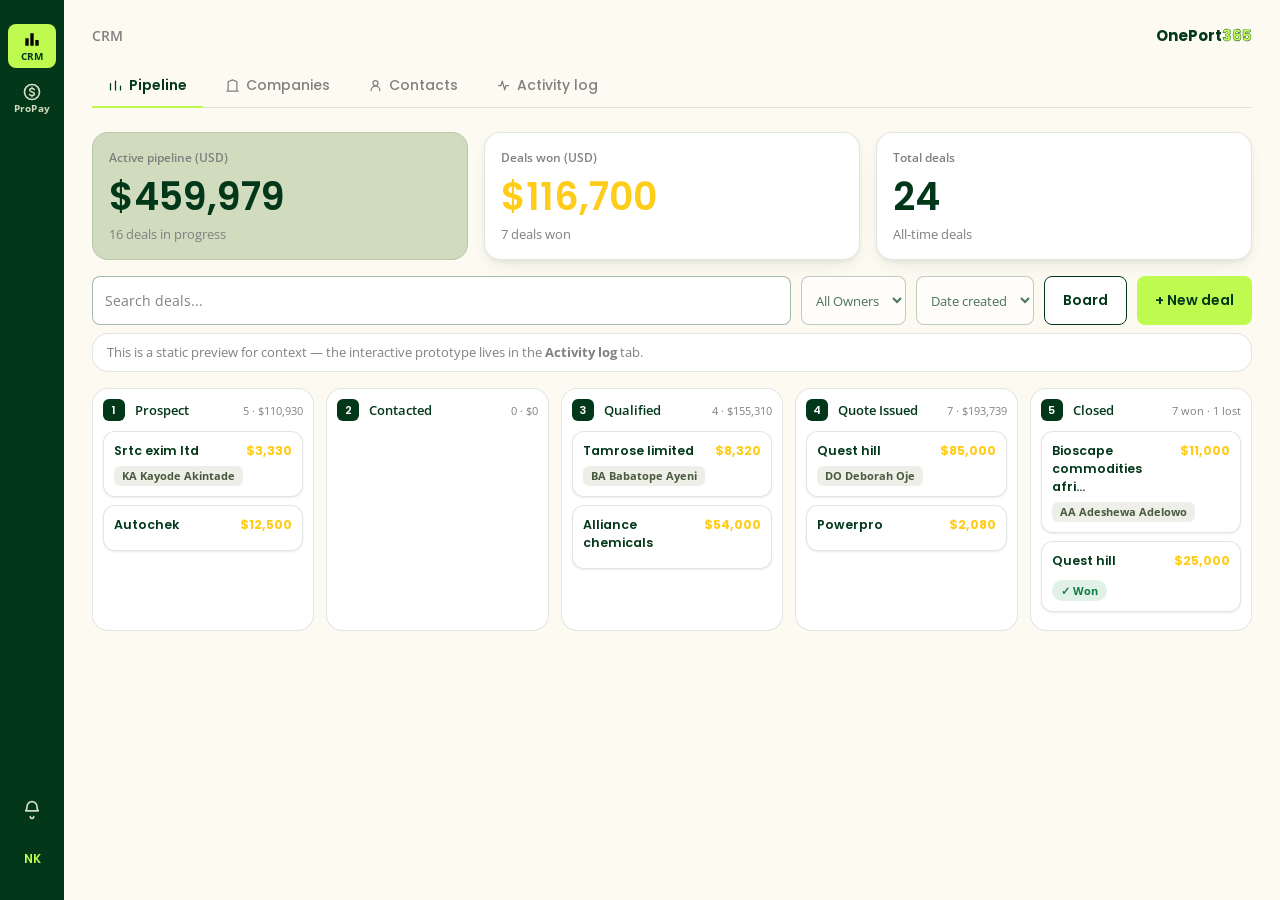
<file: index.html>
<!doctype html>
<html lang="en">
<head>
  <meta charset="UTF-8" />
  <meta name="viewport" content="width=device-width, initial-scale=1.0" />
  <title>OnePort365 Backoffice — CRM &amp; ProPay Prototype</title>
  <link rel="preconnect" href="https://fonts.googleapis.com" />
  <link rel="preconnect" href="https://fonts.gstatic.com" crossorigin />
  <link rel="stylesheet" href="https://fonts.googleapis.com/css2?family=Poppins:wght@400;600;700&family=Open+Sans:wght@400;500;700&display=swap" />
  <link rel="stylesheet" href="styles.css" />
</head>
<body>
  <div class="app">
    <!-- Sidebar -->
    <aside class="sidebar" aria-label="Modules">
      <a class="sidebar-icon active" href="#crm" data-module="crm" title="CRM" aria-label="CRM">
        <svg viewBox="0 0 24 24"><path d="M4 19h4V10H4v9zm6 0h4V4h-4v15zm6 0h4v-7h-4v7z"/></svg>
        <span class="sidebar-label">CRM</span>
      </a>
      <a class="sidebar-icon" href="#propay" data-module="propay" title="ProPay — payment tracking" aria-label="ProPay">
        <svg viewBox="0 0 24 24"><circle cx="12" cy="12" r="9" stroke="currentColor" stroke-width="2" fill="none"/><path d="M14.8 9.2c-.5-.8-1.5-1.3-2.8-1.3-1.6 0-2.7.8-2.7 2s1.1 1.7 2.7 2.1c1.7.4 2.9.9 2.9 2.2s-1.2 2.1-2.9 2.1c-1.4 0-2.5-.6-3-1.5M12 6.3v1.6M12 16.3v1.5" stroke="currentColor" stroke-width="1.8" fill="none" stroke-linecap="round"/></svg>
        <span class="sidebar-label">ProPay</span>
      </a>
      <div class="sidebar-spacer"></div>
      <div class="sidebar-icon" title="Notifications">
        <svg viewBox="0 0 24 24"><path d="M6 8a6 6 0 1112 0c0 4 2 5 2 5H4s2-1 2-5zM10 20a2 2 0 004 0" stroke="currentColor" stroke-width="2" fill="none" stroke-linecap="round"/></svg>
      </div>
      <div class="sidebar-avatar" id="currentUserAvatar" title="Current user">NK</div>
    </aside>

    <!-- Main -->
    <main class="main">
      <header class="topbar">
        <div class="topbar-title">
          <span id="topbarTitle">CRM</span>
        </div>
        <div class="brand">OnePort<span>365</span></div>
      </header>

      <div class="module active" id="module-crm">
      <nav class="tabs">
        <button class="tab-btn active" data-tab="pipeline">
          <svg viewBox="0 0 24 24" class="tab-icon"><path d="M4 19V9M12 19V5M20 19v-6" stroke="currentColor" stroke-width="2" fill="none" stroke-linecap="round"/></svg>
          Pipeline
        </button>
        <button class="tab-btn" data-tab="companies">
          <svg viewBox="0 0 24 24" class="tab-icon"><path d="M3 21h18M5 21V6l7-3 7 3v15" stroke="currentColor" stroke-width="2" fill="none" stroke-linecap="round"/></svg>
          Companies
        </button>
        <button class="tab-btn" data-tab="contacts">
          <svg viewBox="0 0 24 24" class="tab-icon"><path d="M12 12a4 4 0 100-8 4 4 0 000 8zm-7 8a7 7 0 0114 0" stroke="currentColor" stroke-width="2" fill="none" stroke-linecap="round"/></svg>
          Contacts
        </button>
        <button class="tab-btn" data-tab="activity">
          <svg viewBox="0 0 24 24" class="tab-icon"><path d="M4 12h4l2-7 4 14 2-7h4" stroke="currentColor" stroke-width="2" fill="none" stroke-linecap="round" stroke-linejoin="round"/></svg>
          Activity log
        </button>
      </nav>

      <!-- PIPELINE TAB (context stub, matches reference image) -->
      <section class="tab-panel active" id="panel-pipeline">
        <div class="stat-cards">
          <div class="stat-card highlight">
            <div class="stat-label">Active pipeline (USD)</div>
            <div class="stat-value">$459,979</div>
            <div class="stat-sub">16 deals in progress</div>
          </div>
          <div class="stat-card">
            <div class="stat-label">Deals won (USD)</div>
            <div class="stat-value gold">$116,700</div>
            <div class="stat-sub">7 deals won</div>
          </div>
          <div class="stat-card">
            <div class="stat-label">Total deals</div>
            <div class="stat-value">24</div>
            <div class="stat-sub">All-time deals</div>
          </div>
        </div>
        <div class="pipeline-toolbar">
          <input class="search-input" placeholder="Search deals..." disabled />
          <select disabled><option>All Owners</option></select>
          <select disabled><option>Date created</option></select>
          <button class="btn btn-outline" disabled>Board</button>
          <button class="btn btn-primary" disabled>+ New deal</button>
        </div>
        <div class="pipeline-note">This is a static preview for context — the interactive prototype lives in the <strong>Activity log</strong> tab.</div>
        <div class="board">
          <div class="board-col">
            <div class="board-col-head"><span class="stage-num">1</span> Prospect <span class="board-col-count">5 · $110,930</span></div>
            <div class="deal-card"><div class="deal-top"><span>Srtc exim ltd</span><b>$3,330</b></div><span class="chip-owner">KA Kayode Akintade</span></div>
            <div class="deal-card"><div class="deal-top"><span>Autochek</span><b>$12,500</b></div></div>
          </div>
          <div class="board-col">
            <div class="board-col-head"><span class="stage-num">2</span> Contacted <span class="board-col-count">0 · $0</span></div>
          </div>
          <div class="board-col">
            <div class="board-col-head"><span class="stage-num">3</span> Qualified <span class="board-col-count">4 · $155,310</span></div>
            <div class="deal-card"><div class="deal-top"><span>Tamrose limited</span><b>$8,320</b></div><span class="chip-owner">BA Babatope Ayeni</span></div>
            <div class="deal-card"><div class="deal-top"><span>Alliance chemicals</span><b>$54,000</b></div></div>
          </div>
          <div class="board-col">
            <div class="board-col-head"><span class="stage-num">4</span> Quote Issued <span class="board-col-count">7 · $193,739</span></div>
            <div class="deal-card"><div class="deal-top"><span>Quest hill</span><b>$85,000</b></div><span class="chip-owner">DO Deborah Oje</span></div>
            <div class="deal-card"><div class="deal-top"><span>Powerpro</span><b>$2,080</b></div></div>
          </div>
          <div class="board-col">
            <div class="board-col-head"><span class="stage-num">5</span> Closed <span class="board-col-count">7 won · 1 lost</span></div>
            <div class="deal-card"><div class="deal-top"><span>Bioscape commodities afri...</span><b>$11,000</b></div><span class="chip-owner">AA Adeshewa Adelowo</span></div>
            <div class="deal-card"><div class="deal-top"><span>Quest hill</span><b>$25,000</b></div><span class="won-tag">✓ Won</span></div>
          </div>
        </div>
      </section>

      <!-- COMPANIES TAB (stub) -->
      <section class="tab-panel" id="panel-companies">
        <div class="empty-stub">
          <h3>Companies</h3>
          <p>Not part of this prototype. See the <strong>Activity log</strong> tab for the interactive flow.</p>
        </div>
      </section>

      <!-- CONTACTS TAB (stub) -->
      <section class="tab-panel" id="panel-contacts">
        <div class="empty-stub">
          <h3>Contacts</h3>
          <p>Not part of this prototype. See the <strong>Activity log</strong> tab for the interactive flow.</p>
        </div>
      </section>

      <!-- ACTIVITY LOG TAB -->
      <section class="tab-panel" id="panel-activity">
        <div class="activity-header">
          <div>
            <h2>Activity log</h2>
            <p class="muted" id="activityCountLabel">Showing all activity</p>
          </div>
          <button class="btn btn-primary" id="openAddActivity">+ Add activity</button>
        </div>

        <div class="activity-toolbar">
          <input type="search" id="activitySearch" class="search-input" placeholder="Search by customer, sales owner or meeting type..." />
          <label class="field-inline">
            <span>Sales team</span>
            <select id="repFilter">
              <option value="all">All reps (manager view)</option>
            </select>
          </label>
          <label class="field-inline">
            <span>Status</span>
            <select id="statusFilter">
              <option value="all">All statuses</option>
              <option value="Scheduled">Scheduled</option>
              <option value="Completed">Completed</option>
              <option value="Cancelled">Cancelled</option>
            </select>
          </label>
        </div>

        <div class="table-wrap">
          <table class="activity-table">
            <thead>
              <tr>
                <th>Customer name</th>
                <th>Sales owner</th>
                <th>Meeting type</th>
                <th>Date</th>
                <th>Time</th>
                <th>Status</th>
                <th class="action-col">Action</th>
              </tr>
            </thead>
            <tbody id="activityTableBody">
              <!-- rendered by app.js -->
            </tbody>
          </table>
          <div class="table-empty" id="tableEmptyState" hidden>No activity logged yet — click “Add activity” to log the first one.</div>
        </div>
      </section>
      </div>

      <!-- PROPAY MODULE (rendered by propay.js) -->
      <div class="module" id="module-propay"></div>
    </main>
  </div>

  <!-- Add / View / Edit Activity modal (view opens read-only, Edit unlocks it) -->
  <div class="modal-overlay" id="activityModalOverlay" hidden>
    <div class="modal" role="dialog" aria-modal="true" aria-labelledby="modalTitle">
      <div class="modal-head">
        <div>
          <h3 id="modalTitle">Add Activity</h3>
          <p class="muted" id="modalSubtitle">Enter the details below to add a new activity</p>
        </div>
        <button class="modal-close" id="closeModalBtn" aria-label="Close">&times;</button>
      </div>

      <form id="activityForm">
        <div class="field">
          <label class="op-input-wrap" for="fCustomer">
            <span class="op-notch">Customer / Company <span class="req">*</span></span>
            <input list="companyList" id="fCustomer" required placeholder="Select or type a company name" />
            <datalist id="companyList"></datalist>
          </label>
        </div>

        <div class="field">
          <label class="op-input-wrap" for="fMeetingType">
            <span class="op-notch">Meeting Type <span class="req">*</span></span>
            <select id="fMeetingType" required>
              <option value="Call">Call</option>
              <option value="Email">Email</option>
              <option value="In-Person Meeting">In-Person Meeting</option>
              <option value="TBD">TBD</option>
            </select>
          </label>
        </div>

        <div class="field">
          <label class="op-input-wrap" for="fPurpose">
            <span class="op-notch" id="fPurposeLabel">Call Purpose <span class="req">*</span></span>
            <input id="fPurpose" required placeholder="What is this call about" />
          </label>
        </div>

        <div class="field-row">
          <div class="field">
            <label class="op-input-wrap" for="fDate">
              <span class="op-notch">Date <span class="req">*</span></span>
              <input type="date" id="fDate" required />
            </label>
          </div>
          <div class="field">
            <label class="op-input-wrap" for="fTime">
              <span class="op-notch">Time <span class="req">*</span></span>
              <input type="time" id="fTime" required />
            </label>
          </div>
        </div>

        <div class="field-row">
          <div class="field">
            <label class="op-input-wrap" for="fDuration">
              <span class="op-notch">Duration (minutes)</span>
              <input type="number" id="fDuration" min="0" placeholder="Eg 30" />
            </label>
          </div>
          <div class="field">
            <label class="op-input-wrap" for="fOwner">
              <span class="op-notch">Sales owner <span class="req">*</span></span>
              <select id="fOwner" required></select>
            </label>
          </div>
        </div>

        <div class="field">
          <label class="op-input-wrap" for="fStatus">
            <span class="op-notch">Status</span>
            <select id="fStatus">
              <option value="Scheduled">Scheduled</option>
              <option value="Completed">Completed</option>
              <option value="Cancelled">Cancelled</option>
            </select>
          </label>
        </div>

        <div class="field">
          <label class="op-input-wrap" for="fNotes">
            <span class="op-notch">Notes <span class="req">*</span></span>
            <textarea id="fNotes" required placeholder="Additional notes" rows="3"></textarea>
          </label>
        </div>

        <div class="modal-actions">
          <button type="button" class="btn btn-danger-text" id="deleteActivityBtn" hidden>Delete</button>
          <div class="modal-actions-right">
            <button type="button" class="btn btn-outline" id="cancelModalBtn">Cancel</button>
            <button type="button" class="btn btn-primary" id="editModeBtn" hidden>Edit</button>
            <button type="submit" class="btn btn-primary" id="saveActivityBtn">Save Activity</button>
          </div>
        </div>
      </form>
    </div>
  </div>

  <div class="toast" id="toast" hidden></div>

  <!-- ProPay: View more drawer -->
  <div class="drawer-overlay" id="ppDrawerOverlay" hidden>
    <aside class="drawer" role="dialog" aria-modal="true" aria-labelledby="ppDrawerTitle" id="ppDrawer"></aside>
  </div>

  <!-- ProPay: comments modal -->
  <div class="modal-overlay" id="ppCommentsOverlay" hidden>
    <div class="modal" role="dialog" aria-modal="true" aria-labelledby="ppCommentsTitle" id="ppCommentsModal"></div>
  </div>

  <script src="app.js"></script>
  <script src="propay.js"></script>
</body>
</html>
</file>
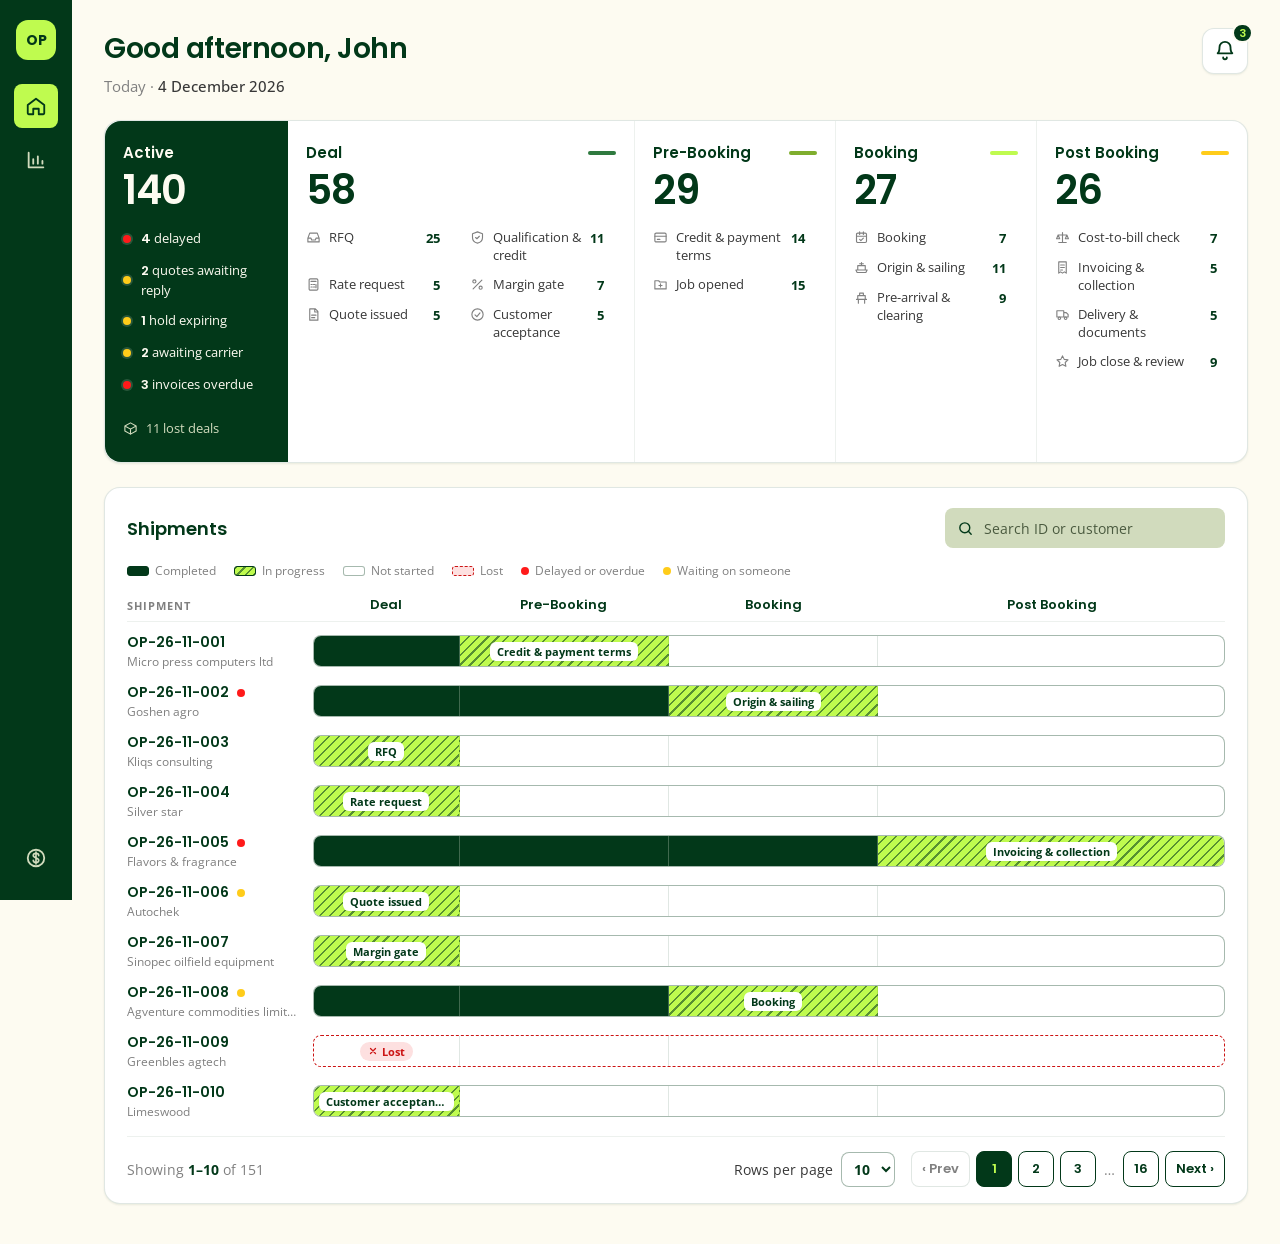
<file: dashboard/index.html>
<!doctype html>
<html lang="en">
<head>
  <meta charset="UTF-8" />
  <meta name="viewport" content="width=device-width, initial-scale=1.0" />
  <title>OnePort365 Operations Dashboard</title>
  <link rel="preconnect" href="https://fonts.googleapis.com" />
  <link rel="preconnect" href="https://fonts.gstatic.com" crossorigin />
  <link rel="stylesheet" href="https://fonts.googleapis.com/css2?family=Poppins:wght@400;600;700&family=Open+Sans:wght@400;500;700&display=swap" />
  <link rel="stylesheet" href="dashboard.css" />
</head>
<body>
  <div class="shell">
    <!-- Navigation rail -->
    <nav class="rail" aria-label="Main">
      <span class="rail-mark" aria-hidden="true">OP</span>
      <a class="rail-btn active" href="#" aria-current="page" aria-label="Home" title="Home">
        <svg viewBox="0 0 24 24"><path d="M3 11l9-7 9 7v9a1 1 0 01-1 1h-5v-6H9v6H4a1 1 0 01-1-1z" stroke="currentColor" stroke-width="2" fill="none" stroke-linejoin="round"/></svg>
      </a>
      <a class="rail-btn" href="#" aria-label="Analytics" title="Analytics">
        <svg viewBox="0 0 24 24"><path d="M4 20V4M4 20h16M9 16v-5M14 16V8M19 16v-3" stroke="currentColor" stroke-width="2" fill="none" stroke-linecap="round"/></svg>
      </a>
      <span class="rail-spacer"></span>
      <a class="rail-btn" href="#" aria-label="Finance" title="Finance">
        <svg viewBox="0 0 24 24"><circle cx="12" cy="12" r="9" stroke="currentColor" stroke-width="2" fill="none"/><path d="M15 9.5c0-1.4-1.3-2.5-3-2.5s-3 1-3 2.4c0 3.3 6 1.8 6 5.1 0 1.4-1.3 2.5-3 2.5s-3-1.1-3-2.5M12 5.5v13" stroke="currentColor" stroke-width="1.8" fill="none" stroke-linecap="round"/></svg>
      </a>
    </nav>

    <main class="main">
      <!-- Greeting -->
      <header class="top">
        <div>
          <h1 id="greeting">Good morning, John</h1>
          <p class="today">Today · <span id="todayDate"></span></p>
        </div>
        <div class="notif-wrap">
          <button type="button" class="bell" id="bellBtn" aria-haspopup="true" aria-expanded="false" aria-label="Notifications, 3 unread">
            <svg viewBox="0 0 24 24"><path d="M6 8a6 6 0 1112 0c0 5 2 6.5 2 6.5H4S6 13 6 8zM10 19a2 2 0 004 0" stroke="currentColor" stroke-width="2" fill="none" stroke-linecap="round" stroke-linejoin="round"/></svg>
            <span class="bell-badge" id="bellBadge">3</span>
          </button>
          <div class="notif-pop" id="notifPop" role="dialog" aria-label="Notifications" hidden>
            <div class="notif-head"><b>Notifications</b><button type="button" class="link" id="markRead">Mark all as read</button></div>
            <ul class="notif-list" id="notifList"></ul>
          </div>
        </div>
      </header>

      <!-- Summary: active work and the four phases -->
      <section class="summary" aria-label="Shipment summary" id="summary"></section>

      <!-- Shipment tracker -->
      <section class="tracker" aria-labelledby="trackerTitle">
        <div class="tracker-head">
          <div class="tracker-title">
            <h2 id="trackerTitle">Shipments</h2>
            <div class="filter-chip" id="filterChip" hidden>
              <span id="filterLabel"></span>
              <button type="button" id="clearFilter" aria-label="Clear filter">
                <svg viewBox="0 0 24 24"><path d="M6 6l12 12M18 6L6 18" stroke="currentColor" stroke-width="2.4" stroke-linecap="round"/></svg>
              </button>
            </div>
          </div>
          <label class="search">
            <svg viewBox="0 0 24 24"><circle cx="11" cy="11" r="7" fill="none" stroke="currentColor" stroke-width="2"/><path d="M20 20l-4-4" stroke="currentColor" stroke-width="2" stroke-linecap="round"/></svg>
            <input type="search" id="search" placeholder="Search ID or customer" autocomplete="off" />
          </label>
        </div>

        <ul class="legend" aria-label="Legend">
          <li><span class="sw sw-done"></span>Completed</li>
          <li><span class="sw sw-current"></span>In progress</li>
          <li><span class="sw sw-todo"></span>Not started</li>
          <li><span class="sw sw-lost"></span>Lost</li>
          <li><span class="dot dot-error"></span>Delayed or overdue</li>
          <li><span class="dot dot-warning"></span>Waiting on someone</li>
        </ul>

        <div class="table-wrap">
          <div class="track-table">
            <div class="track-row track-header" aria-hidden="true">
              <span>Shipment</span>
              <div class="phases" id="phaseHeaders"></div>
            </div>
            <div id="rows"></div>
          </div>
        </div>

        <footer class="pager">
          <p class="showing" id="showing"></p>
          <div class="pager-right">
            <label class="per-page">Rows per page
              <select id="perPage">
                <option value="10">10</option>
                <option value="25">25</option>
                <option value="50">50</option>
              </select>
            </label>
            <nav class="pages" id="pages" aria-label="Pages"></nav>
          </div>
        </footer>
      </section>
    </main>
  </div>

  <!-- Shipment detail drawer -->
  <div class="drawer-host" id="drawer" hidden>
    <div class="scrim" data-close></div>
    <aside class="drawer" role="dialog" aria-modal="true" aria-labelledby="drawerTitle">
      <header class="drawer-head">
        <div>
          <h3 id="drawerTitle"></h3>
          <p id="drawerSub"></p>
        </div>
        <button type="button" class="icon-btn" data-close aria-label="Close">
          <svg viewBox="0 0 24 24"><path d="M6 6l12 12M18 6L6 18" stroke="currentColor" stroke-width="2" stroke-linecap="round"/></svg>
        </button>
      </header>
      <div class="drawer-body" id="drawerBody"></div>
    </aside>
  </div>

  <script src="dashboard.js"></script>
</body>
</html>
</file>
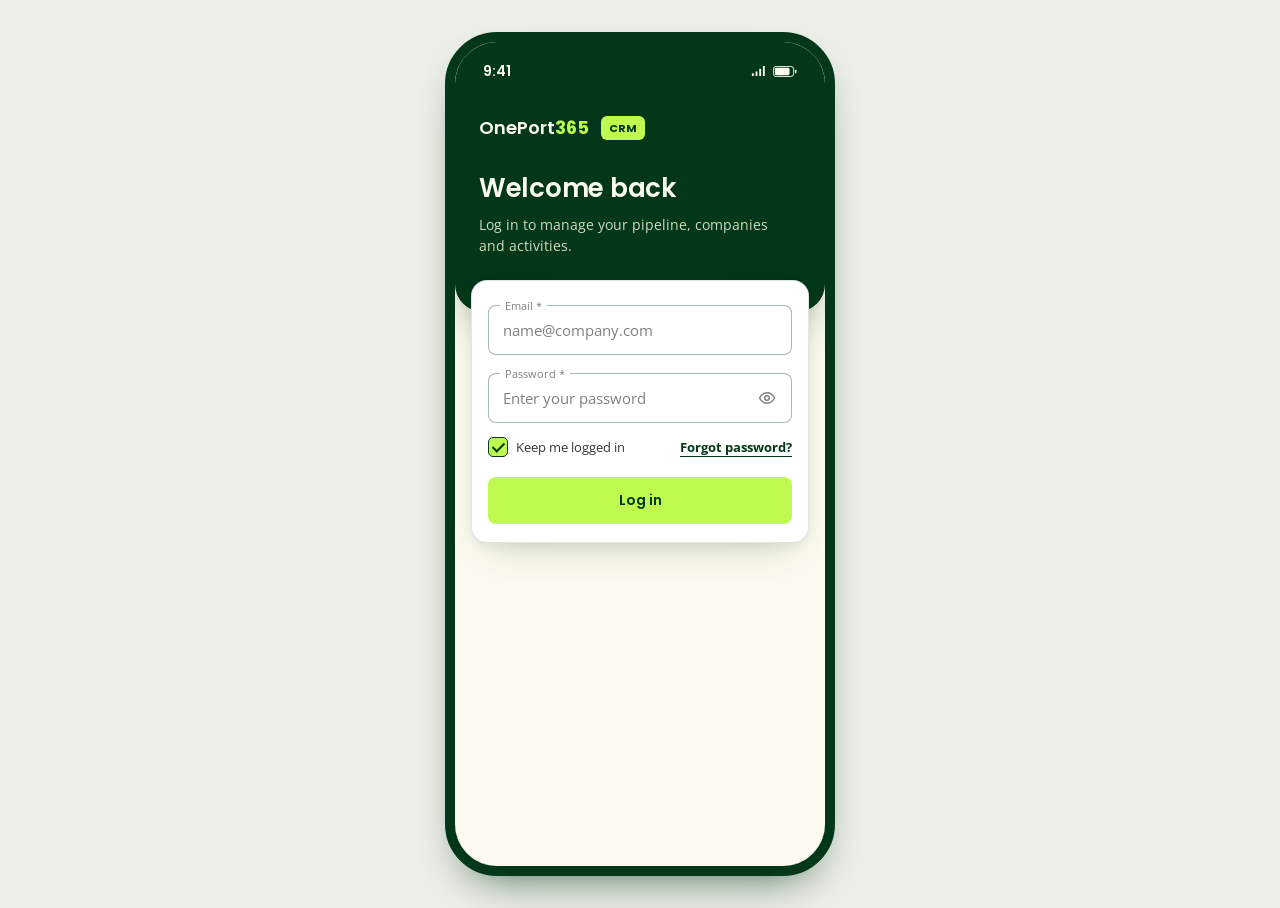
<file: mobile/index.html>
<!doctype html>
<html lang="en">
<head>
  <meta charset="UTF-8" />
  <meta name="viewport" content="width=device-width, initial-scale=1.0, viewport-fit=cover" />
  <title>OnePort365 CRM Mobile</title>
  <link rel="preconnect" href="https://fonts.googleapis.com" />
  <link rel="preconnect" href="https://fonts.gstatic.com" crossorigin />
  <link rel="stylesheet" href="https://fonts.googleapis.com/css2?family=Poppins:wght@400;600;700&family=Open+Sans:wght@400;500;700&display=swap" />
  <link rel="stylesheet" href="mobile.css" />
</head>
<body>
  <div class="demo">
    <!-- Desktop-only guide beside the phone -->
    <aside class="brief" hidden>
      <p class="eyebrow">OnePort365 · CRM mobile</p>
      <h1>Clickthrough prototype</h1>
      <p class="brief-lede">Tap through the phone, or jump straight into a flow:</p>
      <ol class="flows">
        <li><button type="button" data-flow="move"><span>01</span>View the pipeline and move a deal to a later stage</button></li>
        <li><button type="button" data-flow="deal"><span>02</span>Add a deal, creating a new company and contact on the way</button></li>
        <li><button type="button" data-flow="company"><span>03</span>Add a company</button></li>
        <li><button type="button" data-flow="activity"><span>04</span>Log an activity on a deal</button></li>
      </ol>
      <button type="button" class="link" id="resetBtn">Reset sample data</button>
    </aside>

    <div class="phone" id="phone">
      <div class="statusbar" aria-hidden="true">
        <span>9:41</span>
        <span class="status-icons">
          <svg viewBox="0 0 18 12"><path d="M1 11h2V8H1zm4 0h2V6H5zm4 0h2V3H9zm4 0h2V0h-2z" fill="currentColor"/></svg>
          <svg viewBox="0 0 26 12"><rect x=".5" y=".5" width="22" height="11" rx="3" fill="none" stroke="currentColor"/><rect x="2" y="2" width="16" height="8" rx="1.5" fill="currentColor"/><rect x="24" y="4" width="1.5" height="4" rx=".7" fill="currentColor"/></svg>
        </span>
      </div>

      <header class="appbar">
        <div class="appbar-title">
          <span class="crm-badge">CRM</span>
          <h1 id="screenTitle">Pipeline</h1>
        </div>
        <div class="appbar-right">
          <span class="brand">OnePort<b>365</b></span>
          <button type="button" class="avatar avatar-1 avatar-sm avatar-btn" id="profileBtn" aria-label="Your account">NK</button>
        </div>
      </header>

      <div class="screens" id="screens">
        <!-- PIPELINE -->
        <section class="screen" id="screen-pipeline" data-title="Pipeline">
          <label class="search">
            <svg viewBox="0 0 24 24"><circle cx="11" cy="11" r="7" fill="none" stroke="currentColor" stroke-width="2"/><path d="M20 20l-4-4" stroke="currentColor" stroke-width="2" stroke-linecap="round"/></svg>
            <input type="search" id="dealSearch" placeholder="Search company, owner, contact or ID…" autocomplete="off" />
          </label>

          <label class="field field-select stage-filter">
            <span class="notch">Deal stage</span>
            <select id="stageFilter" aria-label="Filter by deal stage"></select>
          </label>
          <p class="list-summary" id="stageSummary"></p>
          <div class="card-list" id="dealList"></div>
          <nav class="pager" id="pager-deals" aria-label="Pages" hidden></nav>
        </section>

        <!-- COMPANIES -->
        <section class="screen" id="screen-companies" data-title="Companies" hidden>
          <p class="list-summary" id="companySummary"></p>
          <label class="search">
            <svg viewBox="0 0 24 24"><circle cx="11" cy="11" r="7" fill="none" stroke="currentColor" stroke-width="2"/><path d="M20 20l-4-4" stroke="currentColor" stroke-width="2" stroke-linecap="round"/></svg>
            <input type="search" id="companySearch" placeholder="Search companies…" autocomplete="off" />
          </label>
          <div class="row-list" id="companyList"></div>
          <nav class="pager" id="pager-companies" aria-label="Pages" hidden></nav>
        </section>

        <!-- ACTIVITY -->
        <section class="screen" id="screen-activity" data-title="Activity" hidden>
          <label class="field field-select stage-filter">
            <span class="notch">Deal owner</span>
            <select id="ownerFilter" aria-label="Filter activities by deal owner"></select>
          </label>
          <ol class="activity-list" id="activityList"></ol>
          <nav class="pager" id="pager-activity" aria-label="Pages" hidden></nav>
        </section>
      </div>

      <button type="button" class="fab" id="fab">
        <svg viewBox="0 0 24 24"><path d="M12 5v14M5 12h14" stroke="currentColor" stroke-width="2.4" stroke-linecap="round"/></svg>
        <span id="fabLabel">New deal</span>
      </button>

      <nav class="bottomnav" aria-label="CRM sections">
        <button type="button" class="nav-btn active" data-screen="pipeline">
          <svg viewBox="0 0 24 24"><path d="M4 19V9M12 19V5M20 19v-6" stroke="currentColor" stroke-width="2" fill="none" stroke-linecap="round"/></svg>
          <span>Pipeline</span>
        </button>
        <button type="button" class="nav-btn" data-screen="companies">
          <svg viewBox="0 0 24 24"><path d="M3 21h18M5 21V6l7-3 7 3v15M9 9h1M14 9h1M9 13h1M14 13h1M9 17h1M14 17h1" stroke="currentColor" stroke-width="2" fill="none" stroke-linecap="round"/></svg>
          <span>Companies</span>
        </button>
        <button type="button" class="nav-btn" data-screen="activity">
          <svg viewBox="0 0 24 24"><path d="M4 12h4l2-7 4 14 2-7h4" stroke="currentColor" stroke-width="2" fill="none" stroke-linecap="round" stroke-linejoin="round"/></svg>
          <span>Activity</span>
        </button>
      </nav>

      <!-- ============ SHEETS ============ -->

      <!-- Deal detail -->
      <div class="sheet-host" id="dealSheet" hidden>
        <div class="scrim" data-close></div>
        <section class="sheet" role="dialog" aria-modal="true" aria-labelledby="dealSheetTitle">
          <div class="grabber"></div>
          <header class="sheet-head">
            <div>
              <h2 id="dealSheetTitle">Deal</h2>
              <p class="sheet-sub" id="dealSheetSub"></p>
            </div>
            <button type="button" class="icon-btn" data-close aria-label="Close">
              <svg viewBox="0 0 24 24"><path d="M6 6l12 12M18 6L6 18" stroke="currentColor" stroke-width="2" stroke-linecap="round"/></svg>
            </button>
          </header>
          <div class="sheet-body" id="dealSheetBody"></div>
        </section>
      </div>

      <!-- Close-out (won / lost) -->
      <div class="sheet-host" id="outcomeSheet" hidden>
        <div class="scrim" data-close></div>
        <section class="sheet" role="dialog" aria-modal="true" aria-labelledby="outcomeTitle">
          <div class="grabber"></div>
          <header class="sheet-head">
            <div>
              <h2 id="outcomeTitle">Move deal</h2>
              <p class="sheet-sub" id="outcomeSub"></p>
            </div>
            <button type="button" class="icon-btn" data-close aria-label="Close">
              <svg viewBox="0 0 24 24"><path d="M6 6l12 12M18 6L6 18" stroke="currentColor" stroke-width="2" stroke-linecap="round"/></svg>
            </button>
          </header>
          <div class="sheet-body">
            <div class="move-path" id="movePath"></div>
            <div class="outcome-options" id="outcomeOptions" role="radiogroup" aria-label="Outcome">
              <label class="outcome-card"><input type="radio" name="outcome" value="won" /><span class="radio"></span><span><b>Won</b><small>Customer accepted the quote</small></span></label>
              <label class="outcome-card"><input type="radio" name="outcome" value="lost" /><span class="radio"></span><span><b>Lost</b><small>Deal didn't go ahead</small></span></label>
            </div>
            <label class="field">
              <span class="notch" id="moveCommentLabel">Comment <em>optional</em></span>
              <textarea id="moveComment" rows="3" placeholder="e.g. Called the client, they want a quote by Friday"></textarea>
            </label>
          </div>
          <footer class="sheet-foot">
            <button type="button" class="btn btn-outline" data-close>Cancel</button>
            <button type="button" class="btn btn-primary" id="outcomeConfirm">Move deal</button>
          </footer>
        </section>
      </div>

      <!-- New deal -->
      <div class="sheet-host" id="newDealSheet" hidden>
        <div class="scrim" data-close></div>
        <section class="sheet sheet-tall" role="dialog" aria-modal="true" aria-labelledby="newDealTitle">
          <div class="grabber"></div>
          <header class="sheet-head">
            <div>
              <h2 id="newDealTitle">Create new deal</h2>
              <p class="sheet-sub">Add a new opportunity to the pipeline</p>
            </div>
            <button type="button" class="icon-btn" data-close aria-label="Close">
              <svg viewBox="0 0 24 24"><path d="M6 6l12 12M18 6L6 18" stroke="currentColor" stroke-width="2" stroke-linecap="round"/></svg>
            </button>
          </header>
          <form class="sheet-body" id="newDealForm" novalidate>
            <p class="form-section"><span class="stage-num">1</span>Company</p>
            <div class="seg" role="radiogroup" aria-label="Company">
              <button type="button" role="radio" data-seg="company" data-val="existing">Existing company</button>
              <button type="button" role="radio" data-seg="company" data-val="new">+ New company</button>
            </div>
            <div class="field picker-field" id="ndCoExisting">
              <span class="notch">Company *</span>
              <button type="button" class="picker-btn" id="ndCompanyBtn"><span>Search companies…</span><svg viewBox="0 0 24 24"><path d="M6 9l6 6 6-6" stroke="currentColor" stroke-width="2" fill="none" stroke-linecap="round"/></svg></button>
            </div>
            <div id="ndNewCompany" hidden>
              <label class="field"><span class="notch">Company name *</span><input type="text" id="ndCoName" placeholder="Name" /></label>
              <label class="field"><span class="notch">Email address</span><input type="email" id="ndCoEmail" placeholder="company@example.com" /><small class="err"></small></label>
              <label class="field"><span class="notch">Industry *</span><input type="text" id="ndCoIndustry" placeholder="Ex. Technology" /></label>
            </div>

            <p class="form-section"><span class="stage-num">2</span>Contact</p>
            <div class="seg" role="radiogroup" aria-label="Contact">
              <button type="button" role="radio" data-seg="contact" data-val="existing">Existing contact</button>
              <button type="button" role="radio" data-seg="contact" data-val="new">+ New contact</button>
            </div>
            <p class="hint" id="ndContactHint" hidden>A new company needs a new contact.</p>
            <div class="field picker-field" id="ndContactField">
              <span class="notch">Contact *</span>
              <button type="button" class="picker-btn" id="ndContactBtn" disabled><span>Select a company first</span><svg viewBox="0 0 24 24"><path d="M6 9l6 6 6-6" stroke="currentColor" stroke-width="2" fill="none" stroke-linecap="round"/></svg></button>
            </div>
            <div id="ndNewContact" hidden>
              <div class="field-row">
                <label class="field"><span class="notch">First name *</span><input type="text" id="ndCtFirst" placeholder="First name" /></label>
                <label class="field"><span class="notch">Last name *</span><input type="text" id="ndCtLast" placeholder="Last name" /></label>
              </div>
              <label class="field"><span class="notch">Title</span><input type="text" id="ndCtTitle" placeholder="e.g. Procurement Manager" /></label>
              <label class="field field-phone"><span class="notch">Phone number *</span><span class="prefix">+234</span><input type="tel" id="ndCtPhone" inputmode="tel" placeholder="803 000 0000" /></label>
              <label class="field"><span class="notch">Email *</span><input type="email" id="ndCtEmail" placeholder="email@example.com" /><small class="err"></small></label>
            </div>

            <p class="form-section"><span class="stage-num">3</span>Deal details</p>
            <label class="field field-money">
              <span class="notch">Deal value (USD) <em>optional</em></span>
              <span class="prefix">$</span>
              <input type="text" id="ndValue" inputmode="decimal" placeholder="Amount" />
            </label>

            <div class="field-row">
              <label class="field field-select"><span class="notch">Class *</span>
                <select id="ndClass"><option value="">Select class</option></select>
              </label>
              <label class="field field-select"><span class="notch">Product *</span>
                <select id="ndProduct"></select>
              </label>
            </div>
            <label class="field field-select"><span class="notch">Owner *</span>
              <select id="ndOwner"><option value="">Select owner</option></select>
            </label>
          </form>
          <footer class="sheet-foot">
            <button type="button" class="btn btn-outline" data-close>Cancel</button>
            <button type="submit" form="newDealForm" class="btn btn-primary" id="ndSubmit" disabled>Create deal</button>
          </footer>
        </section>
      </div>

      <!-- Add company -->
      <div class="sheet-host" id="companySheet" hidden>
        <div class="scrim" data-close></div>
        <section class="sheet sheet-tall" role="dialog" aria-modal="true" aria-labelledby="companyTitle">
          <div class="grabber"></div>
          <header class="sheet-head">
            <div>
              <h2 id="companyTitle">Add company</h2>
              <p class="sheet-sub">Register a customer account and its main contact</p>
            </div>
            <button type="button" class="icon-btn" data-close aria-label="Close">
              <svg viewBox="0 0 24 24"><path d="M6 6l12 12M18 6L6 18" stroke="currentColor" stroke-width="2" stroke-linecap="round"/></svg>
            </button>
          </header>
          <form class="sheet-body" id="companyForm" novalidate>
            <p class="form-section"><span class="stage-num">1</span>Company</p>
            <label class="field"><span class="notch">Company name *</span><input type="text" id="coName" placeholder="Name" /></label>
            <label class="field"><span class="notch">Email address</span><input type="email" id="coEmail" placeholder="company@example.com" /><small class="err"></small></label>
            <label class="field"><span class="notch">Company address</span><textarea id="coAddress" rows="2" placeholder="Street, city, country"></textarea></label>
            <label class="field"><span class="notch">Industry *</span><input type="text" id="coIndustry" placeholder="Ex. Technology" /></label>
            <label class="field field-select"><span class="notch">Class tier *</span><select id="coTier"></select></label>
            <label class="field field-select"><span class="notch">Owner *</span><select id="coOwner"><option value="">Select owner</option></select></label>

            <p class="form-section"><span class="stage-num">2</span>Contact</p>
            <div class="field-row">
              <label class="field"><span class="notch">First name *</span><input type="text" id="coCtFirst" placeholder="First name" /></label>
              <label class="field"><span class="notch">Last name *</span><input type="text" id="coCtLast" placeholder="Last name" /></label>
            </div>
            <label class="field"><span class="notch">Title</span><input type="text" id="coCtTitle" placeholder="e.g. Procurement Manager" /></label>
            <label class="field field-phone"><span class="notch">Phone number *</span><span class="prefix">+234</span><input type="tel" id="coCtPhone" inputmode="tel" placeholder="803 000 0000" /></label>
            <label class="field"><span class="notch">Email *</span><input type="email" id="coCtEmail" placeholder="email@example.com" /><small class="err"></small></label>
          </form>
          <footer class="sheet-foot">
            <button type="button" class="btn btn-outline" data-close>Cancel</button>
            <button type="submit" form="companyForm" class="btn btn-primary" id="coSubmit" disabled>Add company</button>
          </footer>
        </section>
      </div>

      <!-- Deal activities (opened from the Activity tab): stage + activities only -->
      <div class="sheet-host" id="dealActSheet" hidden>
        <div class="scrim" data-close></div>
        <section class="sheet sheet-tall" role="dialog" aria-modal="true" aria-labelledby="daTitle">
          <div class="grabber"></div>
          <header class="sheet-head">
            <div>
              <h2 id="daTitle">Deal</h2>
              <p class="sheet-sub" id="daSub"></p>
            </div>
            <button type="button" class="icon-btn" data-close aria-label="Close">
              <svg viewBox="0 0 24 24"><path d="M6 6l12 12M18 6L6 18" stroke="currentColor" stroke-width="2" stroke-linecap="round"/></svg>
            </button>
          </header>
          <div class="sheet-body" id="daBody"></div>
        </section>
      </div>

      <!-- Add activity -->
      <div class="sheet-host" id="activitySheet" hidden>
        <div class="scrim" data-close></div>
        <section class="sheet sheet-tall" role="dialog" aria-modal="true" aria-labelledby="activityTitle">
          <div class="grabber"></div>
          <header class="sheet-head">
            <div>
              <h2 id="activityTitle">Add activity</h2>
              <p class="sheet-sub" id="activitySub">Enter the details below to add a new activity</p>
            </div>
            <button type="button" class="icon-btn" data-close aria-label="Close">
              <svg viewBox="0 0 24 24"><path d="M6 6l12 12M18 6L6 18" stroke="currentColor" stroke-width="2" stroke-linecap="round"/></svg>
            </button>
          </header>
          <form class="sheet-body" id="activityForm" novalidate>
            <div class="field picker-field" id="acDealField">
              <span class="notch">Deal *</span>
              <button type="button" class="picker-btn" id="acDealBtn"><span>Search deals…</span><svg viewBox="0 0 24 24"><path d="M6 9l6 6 6-6" stroke="currentColor" stroke-width="2" fill="none" stroke-linecap="round"/></svg></button>
            </div>
            <div class="deal-chip-row" id="acDealFixed" hidden></div>
            <p class="hint" id="acStageHint" hidden></p>
            <label class="field field-select"><span class="notch">Meeting type *</span>
              <select id="acType">
                <option value="Call">Call</option>
                <option value="In-person Meeting">In-person Meeting</option>
                <option value="Email">Email</option>
                <option value="TBD">TBD</option>
              </select>
            </label>
            <div class="field-row">
              <label class="field"><span class="notch">Date *</span><input type="date" id="acDate" /></label>
              <label class="field"><span class="notch">Time *</span><input type="time" id="acTime" /></label>
            </div>
            <label class="field"><span class="notch">Duration (minutes) *</span><input type="number" id="acDuration" min="1" inputmode="numeric" placeholder="Eg 30" /></label>
            <label class="field"><span class="notch">Activity comment *</span><textarea id="acComment" rows="3" placeholder="Add a comment"></textarea></label>
          </form>
          <footer class="sheet-foot">
            <button type="button" class="btn btn-outline" data-close>Cancel</button>
            <button type="submit" form="activityForm" class="btn btn-primary" id="acSubmit" disabled>Save activity</button>
          </footer>
        </section>
      </div>

      <!-- Company detail -->
      <div class="sheet-host" id="companyDetailSheet" hidden>
        <div class="scrim" data-close></div>
        <section class="sheet sheet-tall" role="dialog" aria-modal="true" aria-labelledby="cdTitle">
          <div class="grabber"></div>
          <header class="sheet-head">
            <div class="sheet-head-id" id="cdHead"></div>
            <button type="button" class="icon-btn" data-close aria-label="Close">
              <svg viewBox="0 0 24 24"><path d="M6 6l12 12M18 6L6 18" stroke="currentColor" stroke-width="2" stroke-linecap="round"/></svg>
            </button>
          </header>
          <div class="sheet-body" id="cdBody"></div>
          <footer class="sheet-foot">
            <button type="button" class="btn btn-primary" id="cdNewDeal">New deal</button>
          </footer>
        </section>
      </div>

      <!-- Search picker (stacks on top of other sheets) -->
      <div class="sheet-host" id="pickerSheet" hidden>
        <div class="scrim" data-close></div>
        <section class="sheet sheet-tall" role="dialog" aria-modal="true" aria-labelledby="pickerTitle">
          <div class="grabber"></div>
          <header class="sheet-head">
            <div><h2 id="pickerTitle">Select</h2></div>
            <button type="button" class="icon-btn" data-close aria-label="Close">
              <svg viewBox="0 0 24 24"><path d="M6 6l12 12M18 6L6 18" stroke="currentColor" stroke-width="2" stroke-linecap="round"/></svg>
            </button>
          </header>
          <div class="sheet-body picker-body">
            <label class="search search-sticky">
              <svg viewBox="0 0 24 24"><circle cx="11" cy="11" r="7" fill="none" stroke="currentColor" stroke-width="2"/><path d="M20 20l-4-4" stroke="currentColor" stroke-width="2" stroke-linecap="round"/></svg>
              <input type="search" id="pickerSearch" placeholder="Search…" autocomplete="off" />
            </label>
            <div class="picker-list" id="pickerList" role="listbox"></div>
          </div>
        </section>
      </div>

      <div class="stage-menu" id="stageMenu" role="menu" aria-label="Deal stage" hidden></div>

      <!-- ============ AUTH (shown before the app) ============ -->
      <div class="auth" id="auth">
        <div class="auth-hero">
          <span class="auth-brand">OnePort<b>365</b></span>
          <span class="crm-badge">CRM</span>
          <h2 id="authHeading">Welcome back</h2>
          <p id="authLede">Log in to manage your pipeline, companies and activities.</p>
        </div>

        <!-- Log in -->
        <form class="auth-card" id="loginForm" novalidate>
          <div class="auth-error" id="loginError" role="alert" hidden></div>
          <label class="field"><span class="notch">Email *</span>
            <input type="email" id="loginEmail" autocomplete="username" placeholder="name@company.com" /><small class="err"></small>
          </label>
          <label class="field field-password"><span class="notch">Password *</span>
            <input type="password" id="loginPassword" autocomplete="current-password" placeholder="Enter your password" />
            <button type="button" class="pw-toggle" id="pwToggle" aria-label="Show password" aria-pressed="false"><svg viewBox="0 0 24 24"><path d="M2 12s3.6-7 10-7 10 7 10 7-3.6 7-10 7S2 12 2 12z" stroke="currentColor" stroke-width="2" fill="none"/><circle cx="12" cy="12" r="3" stroke="currentColor" stroke-width="2" fill="none"/></svg></button>
            <small class="err"></small>
          </label>
          <div class="auth-row">
            <label class="check"><input type="checkbox" id="rememberMe" checked /><span class="box"></span>Keep me logged in</label>
            <button type="button" class="link" id="forgotLink">Forgot password?</button>
          </div>
          <button type="submit" class="btn btn-primary btn-block" id="loginSubmit"><span class="spinner" hidden></span><span class="lbl">Log in</span></button>
        </form>

        <!-- Forgot password -->
        <form class="auth-card" id="forgotForm" novalidate hidden>
          <label class="field"><span class="notch">Email *</span>
            <input type="email" id="forgotEmail" autocomplete="username" placeholder="name@company.com" /><small class="err"></small>
          </label>
          <button type="submit" class="btn btn-primary btn-block" id="forgotSubmit"><span class="spinner" hidden></span><span class="lbl">Send reset link</span></button>
          <button type="button" class="link auth-back" data-auth="login">Back to log in</button>
        </form>

        <!-- Reset link sent -->
        <div class="auth-card auth-sent" id="sentPanel" hidden>
          <span class="sent-ico"><svg viewBox="0 0 24 24"><rect x="3" y="5" width="18" height="14" rx="2" stroke="currentColor" stroke-width="2" fill="none"/><path d="M3 7l9 6 9-6" stroke="currentColor" stroke-width="2" fill="none"/></svg></span>
          <p>We sent a password reset link to <b id="sentEmail"></b>. It expires in 30 minutes.</p>
          <button type="button" class="btn btn-primary btn-block" data-auth="login">Back to log in</button>
          <p class="auth-hint">Didn't get it? <button type="button" class="link" id="resendLink">Resend link</button></p>
        </div>
      </div>

      <!-- Account -->
      <div class="sheet-host" id="accountSheet" hidden>
        <div class="scrim" data-close></div>
        <section class="sheet" role="dialog" aria-modal="true" aria-labelledby="accountTitle">
          <div class="grabber"></div>
          <header class="sheet-head">
            <div><h2 id="accountTitle">Your account</h2></div>
            <button type="button" class="icon-btn" data-close aria-label="Close">
              <svg viewBox="0 0 24 24"><path d="M6 6l12 12M18 6L6 18" stroke="currentColor" stroke-width="2" stroke-linecap="round"/></svg>
            </button>
          </header>
          <div class="sheet-body">
            <div class="owner-chip" id="accountChip"></div>
          </div>
          <footer class="sheet-foot">
            <button type="button" class="btn btn-outline" data-close>Cancel</button>
            <button type="button" class="btn btn-solid" id="logoutBtn">Log out</button>
          </footer>
        </section>
      </div>

      <div class="toast" id="toast" role="status" aria-live="polite" hidden>
        <span id="toastMsg"></span>
        <button type="button" id="toastUndo" hidden>Undo</button>
      </div>
    </div>
  </div>

  <script src="mobile.js"></script>
</body>
</html>
</file>
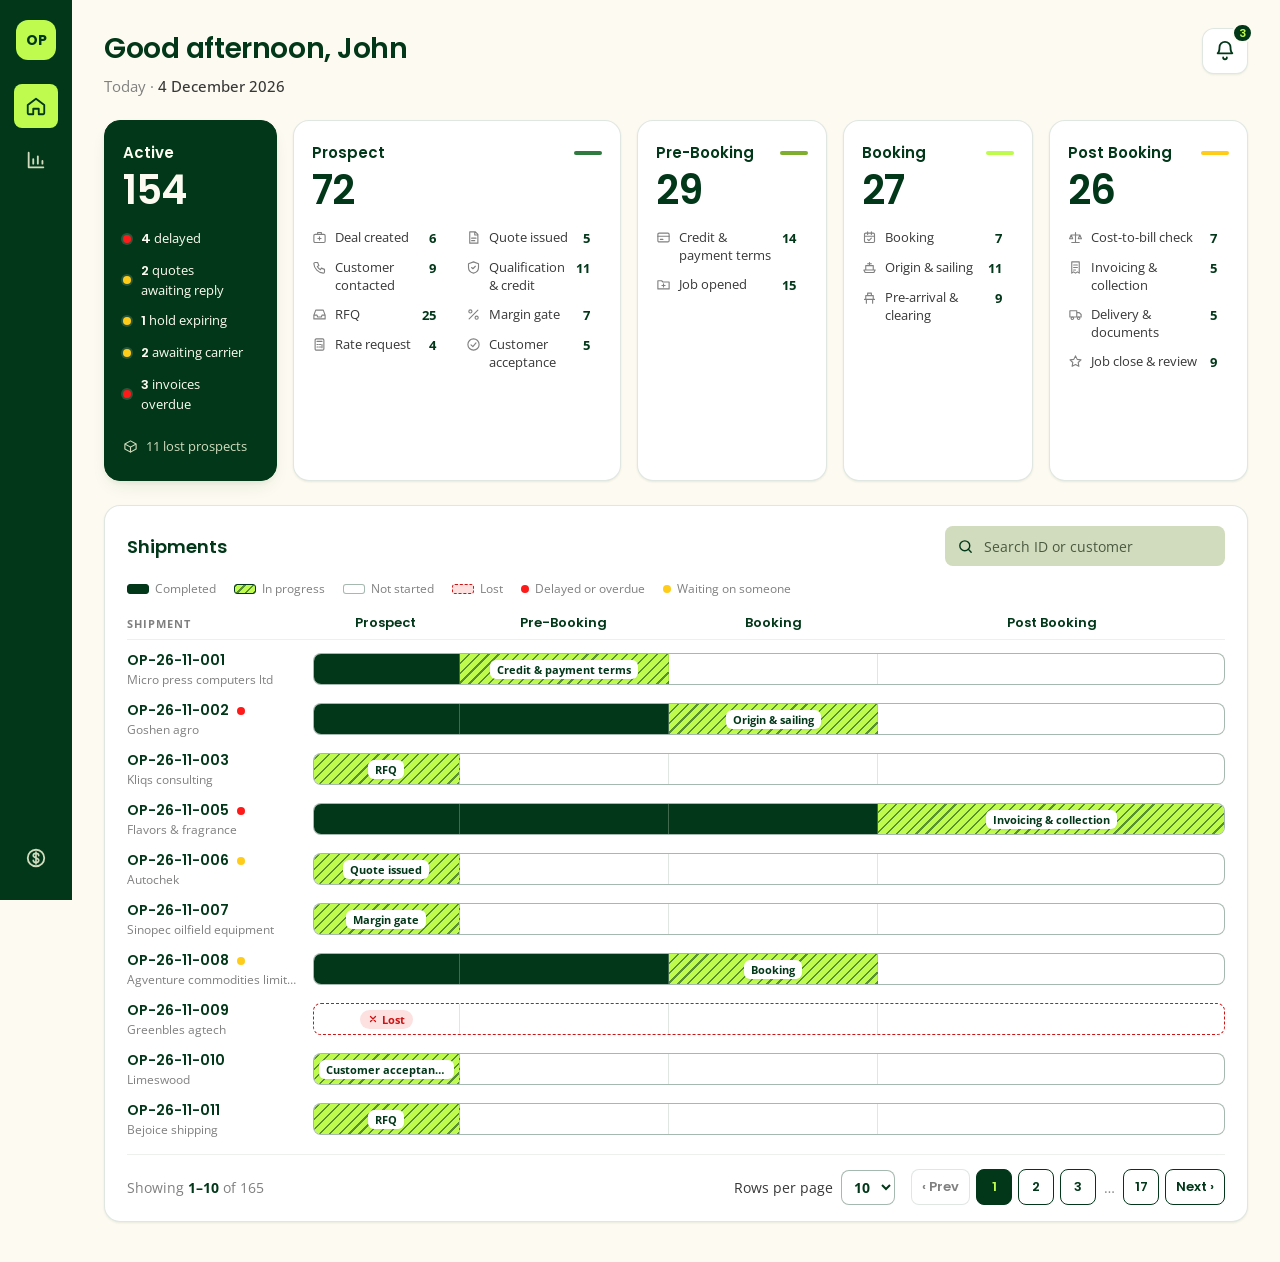
<file: dashboard.html>
<!doctype html>
<html lang="en">
<head>
  <meta charset="UTF-8" />
  <meta name="viewport" content="width=device-width, initial-scale=1.0" />
  <title>OnePort365 Operations Dashboard</title>
  <link rel="preconnect" href="https://fonts.googleapis.com" />
  <link rel="preconnect" href="https://fonts.gstatic.com" crossorigin />
  <link rel="stylesheet" href="https://fonts.googleapis.com/css2?family=Poppins:wght@400;600;700&family=Open+Sans:wght@400;500;700&display=swap" />
  <link rel="stylesheet" href="design/tokens.css" />
  <style>

/*
  OnePort365 operations dashboard.
  Colours, type, radius and shadows all come from design/tokens.css
  (see design/DESIGN_SYSTEM.md). Lime marks work in progress; red only
  for delayed / overdue; gold for waiting on someone.
*/

* { box-sizing: border-box; }
[hidden] { display: none !important; }
@media (prefers-reduced-motion: reduce) {
  * { animation-duration: .01ms !important; transition-duration: .01ms !important; }
}

html, body { height: 100%; }
body {
  margin: 0;
  background: var(--op-cream);
  color: var(--op-silver-dark);
  font-family: var(--op-font-body);
  font-size: 14px;
  font-variant-numeric: tabular-nums;
  -webkit-font-smoothing: antialiased;
}
button { font: inherit; color: inherit; }
:focus-visible { outline: 2px solid var(--op-dark-green); outline-offset: 2px; }
.link {
  background: none; border: 0; padding: 0; cursor: pointer;
  font-weight: 700; color: var(--op-dark-green); border-bottom: 1.5px solid var(--op-dark-green);
}

/* ---------- Shell ---------- */
.shell { display: flex; min-height: 100%; }
.rail {
  width: 72px; flex-shrink: 0; position: sticky; top: 0; height: 100vh;
  background: var(--op-dark-green);
  display: flex; flex-direction: column; align-items: center; gap: 10px; padding: 20px 0;
}
.rail-mark {
  width: 40px; height: 40px; border-radius: 12px; margin-bottom: 14px;
  background: var(--op-accent-lime); color: var(--op-dark-green);
  display: flex; align-items: center; justify-content: center;
  font-family: var(--op-font-display); font-weight: 700; font-size: 14px;
}
.rail-btn {
  width: 44px; height: 44px; border-radius: var(--op-radius-md);
  display: flex; align-items: center; justify-content: center;
  color: var(--op-light-green);
}
.rail-btn svg { width: 22px; height: 22px; }
.rail-btn:hover { background: rgba(255,255,255,.1); color: var(--op-white); }
.rail-btn.active { background: var(--op-accent-lime); color: var(--op-dark-green); }
.rail-spacer { flex: 1; }

.main {
  flex: 1; min-width: 0;
  padding-block: 28px 40px;
  padding-left: max(32px, env(safe-area-inset-left, 0px));
  padding-right: max(32px, env(safe-area-inset-right, 0px));
}

/* ---------- Greeting ---------- */
.top { display: flex; justify-content: space-between; align-items: flex-start; gap: 16px; margin-bottom: 24px; }
.top h1 {
  margin: 0; font-family: var(--op-font-display); font-weight: 600; font-size: 28px;
  letter-spacing: -.015em; color: var(--op-dark-green); text-wrap: balance;
}
.today { margin: 6px 0 0; color: var(--op-silver-light); font-size: 15px; }
.today span { color: var(--op-silver-dark); font-weight: 500; }

.notif-wrap { position: relative; }
.bell {
  position: relative; width: 46px; height: 46px; border-radius: var(--op-radius-lg); cursor: pointer;
  background: var(--op-white); border: 1px solid var(--op-border-card); color: var(--op-dark-green);
  display: flex; align-items: center; justify-content: center; box-shadow: var(--op-elevation-1);
}
.bell svg { width: 22px; height: 22px; }
.bell:hover, .bell[aria-expanded="true"] { border-color: var(--op-dark-green); }
.bell-badge {
  position: absolute; top: -6px; right: -6px; min-width: 20px; height: 20px; padding: 0 5px;
  border-radius: var(--op-radius-full); background: var(--op-dark-green); color: var(--op-accent-lime);
  font-family: var(--op-font-display); font-weight: 600; font-size: 11px;
  display: flex; align-items: center; justify-content: center; border: 2px solid var(--op-cream);
}
.notif-pop {
  position: absolute; right: 0; top: 56px; z-index: 30; width: min(360px, calc(100vw - 32px));
  background: var(--op-white); border: 1px solid var(--op-border-card); border-radius: var(--op-radius-xl);
  box-shadow: var(--op-elevation-3); padding: 14px;
}
.notif-head { display: flex; justify-content: space-between; align-items: center; margin-bottom: 8px; }
.notif-head b { font-family: var(--op-font-display); font-weight: 600; color: var(--op-dark-green); font-size: 15px; }
.notif-head .link { font-size: 12px; }
.notif-list { list-style: none; margin: 0; padding: 0; }
.notif-list button {
  width: 100%; display: flex; gap: 10px; align-items: flex-start; text-align: left; cursor: pointer;
  background: none; border: 0; border-radius: var(--op-radius-md); padding: 10px 8px; line-height: 1.45;
}
.notif-list button:hover { background: var(--op-chip-neutral-bg); }
.notif-list .dot { margin-top: 6px; }
.notif-list small { display: block; color: var(--op-silver-light); font-size: 12px; }
.notif-list .read { opacity: .65; }

/* ---------- Summary ---------- */
.summary {
  display: grid; grid-template-columns: 1fr 1.9fr 1.1fr 1.1fr 1.15fr; gap: 16px; margin-bottom: 24px;
}
.col {
  padding: 20px 18px; min-width: 0;
  background: var(--op-white); border: 1px solid var(--op-border-card); border-radius: var(--op-radius-xl);
  box-shadow: var(--op-elevation-1);
}
.col-head {
  width: 100%; display: flex; justify-content: space-between; align-items: center; gap: 8px;
  background: none; border: 0; padding: 0; cursor: pointer; text-align: left;
}
.col-name { font-family: var(--op-font-display); font-weight: 600; font-size: 15px; color: var(--op-dark-green); }
.col-bar { display: block; height: 4px; border-radius: 2px; width: 28px; background: var(--bar); }
.big {
  display: block; margin: 6px 0 14px; font-family: var(--op-font-display); font-weight: 600;
  font-size: 40px; line-height: 1; letter-spacing: -.02em; color: var(--op-dark-green);
}
.col-active { background: var(--op-dark-green); border-color: var(--op-dark-green); box-shadow: var(--op-elevation-2); }
.col-active .col-name, .col-active .big { color: var(--op-cream); }

.subs { list-style: none; margin: 0; padding: 0; display: grid; gap: 2px; }
.subs-2 { grid-template-columns: 1fr 1fr; grid-template-rows: repeat(var(--rows, 3), auto); grid-auto-flow: column; column-gap: 18px; }
.sub {
  width: 100%; display: flex; align-items: flex-start; gap: 8px; cursor: pointer; text-align: left;
  background: none; border: 0; border-radius: var(--op-radius-sm); padding: 5px 6px; margin: 0 -6px;
  font-size: 13px; color: var(--op-silver-dark);
}
.sub svg { width: 15px; height: 15px; flex-shrink: 0; margin-top: 1px; color: var(--op-silver-light); }
.sub .n { margin-left: auto; font-weight: 700; color: var(--op-dark-green); }
.sub .lbl { min-width: 0; line-height: 1.35; }
.sub:hover { background: var(--op-chip-neutral-bg); }
.sub.on { background: var(--op-accent-lime); color: var(--op-dark-green); }
.sub.on svg { color: var(--op-dark-green); }

.alerts { list-style: none; margin: 0; padding: 0; display: grid; gap: 2px; }
.alert {
  width: 100%; display: flex; align-items: center; gap: 10px; cursor: pointer; text-align: left;
  background: none; border: 0; border-radius: var(--op-radius-sm); padding: 5px 6px; margin: 0 -6px;
  color: var(--op-cream); font-size: 13px;
}
.alert b { font-family: var(--op-font-display); font-weight: 600; }
.alert:hover { background: rgba(255,255,255,.1); }
.alert.on { background: var(--op-accent-lime); color: var(--op-dark-green); }
.lost-link {
  display: inline-flex; align-items: center; gap: 8px; margin-top: 14px; cursor: pointer;
  background: none; border: 0; padding: 5px 6px; margin-left: -6px; border-radius: var(--op-radius-sm);
  color: var(--op-light-green); font-size: 13px;
}
.lost-link svg { width: 15px; height: 15px; }
.lost-link:hover { background: rgba(255,255,255,.1); }
.lost-link.on { background: var(--op-accent-lime); color: var(--op-dark-green); }

.dot { display: inline-block; width: 8px; height: 8px; border-radius: 50%; flex-shrink: 0; }
.dot-error { background: var(--op-error); }
.dot-warning { background: var(--op-gold); }
.col-active .dot { box-shadow: 0 0 0 2px rgba(253,251,241,.15); }

/* ---------- Tracker ---------- */
.tracker {
  background: var(--op-white); border: 1px solid var(--op-border-card); border-radius: var(--op-radius-xl);
  box-shadow: var(--op-elevation-1); padding: 20px 22px 16px;
}
.tracker-head { display: flex; justify-content: space-between; align-items: center; gap: 16px; flex-wrap: wrap; }
.tracker-title { display: flex; align-items: center; gap: 12px; flex-wrap: wrap; }
.tracker h2 { margin: 0; font-family: var(--op-font-display); font-weight: 600; font-size: 18px; color: var(--op-dark-green); }
.filter-chip {
  display: inline-flex; align-items: center; gap: 6px; padding: 4px 4px 4px 12px;
  background: var(--op-accent-lime); color: var(--op-dark-green); border-radius: var(--op-radius-full);
  font-weight: 700; font-size: 12px;
}
.filter-chip button {
  width: 22px; height: 22px; border-radius: 50%; border: 0; cursor: pointer;
  background: rgba(2,56,25,.12); color: var(--op-dark-green); display: flex; align-items: center; justify-content: center;
}
.filter-chip svg { width: 12px; height: 12px; }
.search {
  display: flex; align-items: center; gap: 8px; height: 40px; padding: 0 12px; width: min(280px, 100%);
  background: var(--op-light-green); border-radius: var(--op-radius-md); color: var(--op-dark-green);
}
.search svg { width: 17px; height: 17px; flex-shrink: 0; }
.search input { flex: 1; min-width: 0; border: 0; background: none; outline: none; font: inherit; color: var(--op-dark-green); }
.search input::placeholder { color: #4a5a3f; }
.search:focus-within { box-shadow: var(--op-focus-ring); }

.legend {
  list-style: none; margin: 14px 0 6px; padding: 0; display: flex; flex-wrap: wrap; gap: 6px 18px;
  font-size: 12px; color: var(--op-silver-light);
}
.legend li { display: inline-flex; align-items: center; gap: 6px; }
.sw { width: 22px; height: 10px; border-radius: 3px; border: 1px solid var(--op-border-input); }
.sw-done { background: var(--op-dark-green); border-color: var(--op-dark-green); }
.sw-current { background: var(--hatch); border-color: var(--op-dark-green); }
.sw-todo { background: var(--op-white); }
.sw-lost { border-style: dashed; background: var(--op-chip-error-bg); border-color: var(--op-chip-error-text); }

.track-table { --hatch: repeating-linear-gradient(-45deg, rgba(2,56,25,.55) 0 1.5px, transparent 1.5px 7px), var(--op-accent-lime); }
.legend { --hatch: repeating-linear-gradient(-45deg, rgba(2,56,25,.55) 0 1.5px, transparent 1.5px 6px), var(--op-accent-lime); }
.table-wrap { overflow-x: auto; margin: 0 -6px; padding: 0 6px; }
.track-table { min-width: 760px; }
.track-row {
  display: grid; grid-template-columns: 170px 1fr; align-items: center; gap: 16px;
  padding: 6px 0;
}
.track-header { padding: 10px 0 6px; border-bottom: 1px solid var(--op-border-divider); margin-bottom: 4px; }
.track-header > span { font-size: 11px; font-weight: 700; letter-spacing: .09em; text-transform: uppercase; color: var(--op-silver-light); }
.phases { display: grid; grid-template-columns: 16fr 23fr 23fr 38fr; }
.track-header .phases span { text-align: center; font-family: var(--op-font-display); font-weight: 600; font-size: 13px; color: var(--op-dark-green); }

.ship {
  width: 100%; display: grid; grid-template-columns: 170px 1fr; align-items: center; gap: 16px; cursor: pointer;
  background: none; border: 0; padding: 6px 8px; margin: 0 -8px; width: calc(100% + 16px);
  border-radius: var(--op-radius-md); text-align: left;
}
.ship:hover { background: var(--op-chip-neutral-bg); }
.ship-id { display: flex; flex-direction: column; min-width: 0; }
.ship-id b { display: inline-flex; align-items: center; gap: 8px; font-family: var(--op-font-display); font-weight: 600; font-size: 14px; color: var(--op-dark-green); }
.ship-id small { font-size: 12px; color: var(--op-silver-light); overflow: hidden; text-overflow: ellipsis; white-space: nowrap; }

.bar {
  display: grid; grid-template-columns: 16fr 23fr 23fr 38fr; height: 32px;
  border: 1.5px solid var(--op-border-input); border-radius: var(--op-radius-md); overflow: hidden; background: var(--op-white);
}
.seg { position: relative; border-right: 1px solid var(--op-border-card); display: flex; align-items: center; justify-content: center; min-width: 0; }
.seg:last-child { border-right: 0; }
.seg-done { background: var(--op-dark-green); border-right-color: rgba(253,251,241,.25); }
.seg-current { background: var(--hatch); }
.seg-label {
  max-width: calc(100% - 10px); overflow: hidden; text-overflow: ellipsis; white-space: nowrap;
  background: var(--op-white); color: var(--op-dark-green); border-radius: var(--op-radius-sm);
  padding: 2px 7px; font-size: 11px; font-weight: 700; box-shadow: var(--op-elevation-1);
}
.bar.lost { border-style: dashed; border-color: var(--op-chip-error-text); background: var(--op-white); }
.lost-tag {
  display: inline-flex; align-items: center; gap: 4px; padding: 2px 8px; border-radius: var(--op-radius-full);
  background: var(--op-chip-error-bg); color: var(--op-chip-error-text); font-size: 11px; font-weight: 700;
}
.lost-tag svg { width: 10px; height: 10px; }
.empty { padding: 36px 0; text-align: center; color: var(--op-silver-light); }
.empty b { display: block; font-family: var(--op-font-display); font-weight: 600; color: var(--op-dark-green); margin-bottom: 4px; }

/* ---------- Pagination ---------- */
.pager {
  display: flex; justify-content: space-between; align-items: center; gap: 12px; flex-wrap: wrap;
  border-top: 1px solid var(--op-border-divider); margin-top: 10px; padding-top: 14px;
}
.showing { margin: 0; color: var(--op-silver-light); }
.showing b { color: var(--op-dark-green); }
.pager-right { display: flex; align-items: center; gap: 16px; flex-wrap: wrap; }
.per-page { display: inline-flex; align-items: center; gap: 8px; color: var(--op-silver-dark); }
.per-page select {
  font: inherit; color: var(--op-dark-green); font-weight: 700; cursor: pointer;
  border: 1.5px solid var(--op-border-input); border-radius: var(--op-radius-md); padding: 6px 8px; background: var(--op-white);
}
.pages { display: flex; align-items: center; gap: 6px; }
.pg {
  min-width: 36px; height: 36px; padding: 0 10px; cursor: pointer;
  border: 1.5px solid var(--op-dark-green); background: var(--op-white); color: var(--op-dark-green);
  border-radius: var(--op-radius-md); font-family: var(--op-font-display); font-weight: 600; font-size: 13px;
}
.pg:hover:not(:disabled):not(.on) { background: var(--op-dark-green); color: var(--op-accent-lime); }
.pg.on { background: var(--op-dark-green); color: var(--op-accent-lime); }
.pg:disabled { border-color: var(--op-border-card); color: var(--op-silver-light); cursor: not-allowed; }
.gap { color: var(--op-silver-light); padding: 0 2px; }

/* ---------- Drawer ---------- */
.drawer-host { position: fixed; inset: 0; z-index: 50; display: flex; justify-content: flex-end; }
.scrim { position: absolute; inset: 0; background: rgba(2,56,25,.45); opacity: 0; transition: opacity .2s; }
.drawer {
  position: relative; width: min(440px, 100%); height: 100%; overflow-y: auto;
  background: var(--op-white); box-shadow: var(--op-elevation-3);
  transform: translateX(100%); transition: transform .25s cubic-bezier(.2,.8,.2,1);
}
.drawer-host.open .scrim { opacity: 1; }
.drawer-host.open .drawer { transform: none; }
.drawer-head {
  position: sticky; top: 0; z-index: 1; background: var(--op-white);
  display: flex; justify-content: space-between; align-items: flex-start; gap: 12px;
  padding: 22px 22px 14px; border-bottom: 1px solid var(--op-border-divider);
}
.drawer-head h3 { margin: 0; font-family: var(--op-font-display); font-weight: 600; font-size: 20px; color: var(--op-dark-green); }
.drawer-head p { margin: 4px 0 0; color: var(--op-silver-light); }
.icon-btn {
  width: 36px; height: 36px; border-radius: var(--op-radius-md); flex-shrink: 0; cursor: pointer;
  background: var(--op-chip-neutral-bg); border: 0; color: var(--op-dark-green);
  display: flex; align-items: center; justify-content: center;
}
.icon-btn svg { width: 18px; height: 18px; }
.drawer-body { padding: 18px 22px 28px; }
.chip { display: inline-flex; align-items: center; gap: 5px; font-size: 11px; font-weight: 700; padding: 4px 9px; border-radius: var(--op-radius-sm); }
.chip-primary { background: var(--op-chip-primary-bg); color: var(--op-chip-primary-text); }
.chip-error { background: var(--op-chip-error-bg); color: var(--op-chip-error-text); }
.chip-warning { background: var(--op-chip-warning-bg); color: var(--op-chip-warning-text); }
.chip-mode { background: var(--op-chip-mode-bg); color: var(--op-chip-mode-text); }
.notice { display: flex; gap: 10px; align-items: flex-start; border-radius: var(--op-radius-lg); padding: 12px 14px; margin-bottom: 18px; line-height: 1.45; }
.notice .dot { margin-top: 6px; }
.notice-error { background: var(--op-chip-error-bg); color: var(--op-chip-error-text); }
.notice-warning { background: var(--op-chip-warning-bg); color: var(--op-chip-warning-text); }
.facts { display: grid; grid-template-columns: 1fr 1fr; gap: 14px 16px; margin: 0 0 22px; }
.facts dt { font-size: 11px; font-weight: 700; letter-spacing: .06em; text-transform: uppercase; color: var(--op-silver-light); margin-bottom: 3px; }
.facts dd { margin: 0; color: var(--op-silver-dark); font-size: 14px; }
.facts .money { font-family: var(--op-font-display); font-weight: 600; color: var(--op-chip-warning-text); }
.eyebrow { margin: 0 0 10px; font-size: 11px; font-weight: 700; letter-spacing: .1em; text-transform: uppercase; color: var(--op-silver-light); }
.steps { list-style: none; margin: 0; padding: 0; }
.step-phase { margin: 14px 0 6px; font-family: var(--op-font-display); font-weight: 600; font-size: 13px; color: var(--op-dark-green); }
.step-phase:first-child { margin-top: 0; }
.step { display: flex; align-items: center; gap: 10px; padding: 6px 0; font-size: 13px; color: var(--op-silver-light); }
.step i {
  width: 20px; height: 20px; border-radius: 50%; flex-shrink: 0; border: 1.5px solid var(--op-border-input);
  display: flex; align-items: center; justify-content: center; font-style: normal;
}
.step i svg { width: 11px; height: 11px; }
.step.done { color: var(--op-silver-dark); }
.step.done i { background: var(--op-dark-green); border-color: var(--op-dark-green); color: var(--op-accent-lime); }
.step.current { color: var(--op-dark-green); font-weight: 700; }
.step.current i { background: var(--op-accent-lime); border: 2px solid var(--op-dark-green); }
.step.lost i { background: var(--op-chip-error-bg); border-color: var(--op-chip-error-text); color: var(--op-chip-error-text); }
.step.lost { color: var(--op-chip-error-text); font-weight: 700; }
.step { align-items: flex-start; }
.step i { margin-top: 1px; }
.step-body { min-width: 0; display: flex; flex-direction: column; gap: 3px; }
.step-meta { display: flex; align-items: center; gap: 6px; flex-wrap: wrap; font-size: 12px; font-weight: 400; color: var(--op-silver-light); }
.step-link {
  color: var(--op-dark-green); font-weight: 700; text-decoration: none;
  border-bottom: 1.5px solid var(--op-dark-green); align-self: flex-start;
  display: inline-flex; align-items: center; gap: 4px;
}
.step-link svg { width: 12px; height: 12px; }
.step-link:hover { background: var(--op-accent-lime); }
.step-meta b { font-weight: 600; color: var(--op-silver-dark); }
.step-meta time { white-space: nowrap; }
.avatar {
  width: 18px; height: 18px; border-radius: 50%; flex-shrink: 0;
  display: inline-flex; align-items: center; justify-content: center;
  font-family: var(--op-font-display); font-weight: 600; font-size: 8px; letter-spacing: .02em;
}
.avatar-1 { background: var(--op-avatar-1-bg); color: var(--op-avatar-1-text); }
.avatar-2 { background: var(--op-avatar-2-bg); color: var(--op-avatar-2-text); }
.avatar-3 { background: var(--op-avatar-3-bg); color: var(--op-avatar-3-text); }
.avatar-4 { background: var(--op-avatar-4-bg); color: var(--op-avatar-4-text); }

/* ---------- Responsive ---------- */
@media (max-width: 1240px) {
  .summary { grid-template-columns: repeat(3, 1fr); }
  .col-prospect { grid-column: span 2; }
}
@media (max-width: 820px) {
  .summary { grid-template-columns: 1fr 1fr; }
  .col-active { grid-column: 1 / -1; }
  .col-prospect { grid-column: 1 / -1; }
}
@media (max-width: 700px) {
  .shell { flex-direction: column; }
  .rail {
    width: 100%; height: auto; position: sticky; top: 0; z-index: 20; flex-direction: row;
    padding: 10px max(16px, env(safe-area-inset-left, 0px));
  }
  .rail-mark { margin: 0 8px 0 0; }
  .main { padding-block: 20px 32px; padding-left: max(16px, env(safe-area-inset-left, 0px)); padding-right: max(16px, env(safe-area-inset-right, 0px)); }
  .top h1 { font-size: 22px; }
  .tracker { padding: 16px 14px 12px; }
  .search { width: 100%; }
}
@media (max-width: 480px) {
  .summary { grid-template-columns: 1fr; }
  .subs-2 { grid-template-columns: 1fr; grid-template-rows: none; grid-auto-flow: row; }
}

</style>
</head>
<body>
  <div class="shell">
    <!-- Navigation rail -->
    <nav class="rail" aria-label="Main">
      <span class="rail-mark" aria-hidden="true">OP</span>
      <a class="rail-btn active" href="#" aria-current="page" aria-label="Home" title="Home">
        <svg viewBox="0 0 24 24"><path d="M3 11l9-7 9 7v9a1 1 0 01-1 1h-5v-6H9v6H4a1 1 0 01-1-1z" stroke="currentColor" stroke-width="2" fill="none" stroke-linejoin="round"/></svg>
      </a>
      <a class="rail-btn" href="#" aria-label="Analytics" title="Analytics">
        <svg viewBox="0 0 24 24"><path d="M4 20V4M4 20h16M9 16v-5M14 16V8M19 16v-3" stroke="currentColor" stroke-width="2" fill="none" stroke-linecap="round"/></svg>
      </a>
      <span class="rail-spacer"></span>
      <a class="rail-btn" href="#" aria-label="Finance" title="Finance">
        <svg viewBox="0 0 24 24"><circle cx="12" cy="12" r="9" stroke="currentColor" stroke-width="2" fill="none"/><path d="M15 9.5c0-1.4-1.3-2.5-3-2.5s-3 1-3 2.4c0 3.3 6 1.8 6 5.1 0 1.4-1.3 2.5-3 2.5s-3-1.1-3-2.5M12 5.5v13" stroke="currentColor" stroke-width="1.8" fill="none" stroke-linecap="round"/></svg>
      </a>
    </nav>

    <main class="main">
      <!-- Greeting -->
      <header class="top">
        <div>
          <h1 id="greeting">Good morning, John</h1>
          <p class="today">Today · <span id="todayDate"></span></p>
        </div>
        <div class="notif-wrap">
          <button type="button" class="bell" id="bellBtn" aria-haspopup="true" aria-expanded="false" aria-label="Notifications, 3 unread">
            <svg viewBox="0 0 24 24"><path d="M6 8a6 6 0 1112 0c0 5 2 6.5 2 6.5H4S6 13 6 8zM10 19a2 2 0 004 0" stroke="currentColor" stroke-width="2" fill="none" stroke-linecap="round" stroke-linejoin="round"/></svg>
            <span class="bell-badge" id="bellBadge">3</span>
          </button>
          <div class="notif-pop" id="notifPop" role="dialog" aria-label="Notifications" hidden>
            <div class="notif-head"><b>Notifications</b><button type="button" class="link" id="markRead">Mark all as read</button></div>
            <ul class="notif-list" id="notifList"></ul>
          </div>
        </div>
      </header>

      <!-- Summary: active work and the four phases -->
      <section class="summary" aria-label="Shipment summary" id="summary"></section>

      <!-- Shipment tracker -->
      <section class="tracker" aria-labelledby="trackerTitle">
        <div class="tracker-head">
          <div class="tracker-title">
            <h2 id="trackerTitle">Shipments</h2>
            <div class="filter-chip" id="filterChip" hidden>
              <span id="filterLabel"></span>
              <button type="button" id="clearFilter" aria-label="Clear filter">
                <svg viewBox="0 0 24 24"><path d="M6 6l12 12M18 6L6 18" stroke="currentColor" stroke-width="2.4" stroke-linecap="round"/></svg>
              </button>
            </div>
          </div>
          <label class="search">
            <svg viewBox="0 0 24 24"><circle cx="11" cy="11" r="7" fill="none" stroke="currentColor" stroke-width="2"/><path d="M20 20l-4-4" stroke="currentColor" stroke-width="2" stroke-linecap="round"/></svg>
            <input type="search" id="search" placeholder="Search ID or customer" autocomplete="off" />
          </label>
        </div>

        <ul class="legend" aria-label="Legend">
          <li><span class="sw sw-done"></span>Completed</li>
          <li><span class="sw sw-current"></span>In progress</li>
          <li><span class="sw sw-todo"></span>Not started</li>
          <li><span class="sw sw-lost"></span>Lost</li>
          <li><span class="dot dot-error"></span>Delayed or overdue</li>
          <li><span class="dot dot-warning"></span>Waiting on someone</li>
        </ul>

        <div class="table-wrap">
          <div class="track-table">
            <div class="track-row track-header" aria-hidden="true">
              <span>Shipment</span>
              <div class="phases" id="phaseHeaders"></div>
            </div>
            <div id="rows"></div>
          </div>
        </div>

        <footer class="pager">
          <p class="showing" id="showing"></p>
          <div class="pager-right">
            <label class="per-page">Rows per page
              <select id="perPage">
                <option value="10">10</option>
                <option value="25">25</option>
                <option value="50">50</option>
              </select>
            </label>
            <nav class="pages" id="pages" aria-label="Pages"></nav>
          </div>
        </footer>
      </section>
    </main>
  </div>

  <!-- Shipment detail drawer -->
  <div class="drawer-host" id="drawer" hidden>
    <div class="scrim" data-close></div>
    <aside class="drawer" role="dialog" aria-modal="true" aria-labelledby="drawerTitle">
      <header class="drawer-head">
        <div>
          <h3 id="drawerTitle"></h3>
          <p id="drawerSub"></p>
        </div>
        <button type="button" class="icon-btn" data-close aria-label="Close">
          <svg viewBox="0 0 24 24"><path d="M6 6l12 12M18 6L6 18" stroke="currentColor" stroke-width="2" stroke-linecap="round"/></svg>
        </button>
      </header>
      <div class="drawer-body" id="drawerBody"></div>
    </aside>
  </div>

  <script>
(function () {
  "use strict";

  // ---------- Pipeline definition ----------
  // Each phase and its steps, with the number of live shipments sitting in each step.
  var ICONS = {
    inbox: '<path d="M3 13l3-8h12l3 8v6H3zM3 13h5l1 3h6l1-3h5"/>',
    calc: '<rect x="5" y="3" width="14" height="18" rx="2"/><path d="M8 7h8M8 12h2M12 12h2M16 12v5M8 16h2M12 16h2"/>',
    doc: '<path d="M6 3h9l4 4v14H6zM14 3v5h5M9 13h7M9 17h5"/>',
    shield: '<path d="M12 3l8 3v6c0 5-3.5 8-8 9-4.5-1-8-4-8-9V6z"/><path d="M9 12l2 2 4-4"/>',
    percent: '<path d="M19 5L5 19"/><circle cx="7" cy="7" r="2.5"/><circle cx="17" cy="17" r="2.5"/>',
    check: '<circle cx="12" cy="12" r="9"/><path d="M8 12.5l3 3 5-6"/>',
    card: '<rect x="3" y="5" width="18" height="14" rx="2"/><path d="M3 10h18M7 15h4"/>',
    folder: '<path d="M3 6h6l2 2h10v11H3z"/><path d="M12 11v5M9.5 13.5h5"/>',
    calendar: '<rect x="4" y="5" width="16" height="15" rx="2"/><path d="M4 10h16M9 3v4M15 3v4M9 15l2 2 4-4"/>',
    ship: '<path d="M3 16l2 4h14l2-4zM6 16V9h12v7M12 9V4M9 6h6"/>',
    customs: '<path d="M7 21v-6M17 21v-6M4 15h16M6 15V9h12v6M9 9V5h6v4"/>',
    scale: '<path d="M12 4v16M6 20h12M5 8h14M5 8l-2.5 6h5zM19 8l-2.5 6h5z"/>',
    receipt: '<path d="M6 3h12v18l-3-2-3 2-3-2-3 2zM9 8h6M9 12h6M9 16h3"/>',
    truck: '<path d="M3 6h11v10H3zM14 9h4l3 3v4h-7"/><circle cx="7" cy="18" r="2"/><circle cx="17" cy="18" r="2"/>',
    star: '<path d="M12 3l2.7 5.6 6.1.8-4.5 4.2 1.1 6.1L12 16.8 6.6 19.7l1.1-6.1L3.2 9.4l6.1-.8z"/>',
    briefcase: '<rect x="3" y="7" width="18" height="13" rx="2"/><path d="M9 7V4h6v3M12 11v5M9.5 13.5h5"/>',
    phone: '<path d="M5 4h4l2 5-2.5 1.5a11 11 0 005 5L15 13l5 2v4a2 2 0 01-2 2A16 16 0 013 6a2 2 0 012-2z"/>',
    box: '<path d="M3 8l9-5 9 5v8l-9 5-9-5zM3 8l9 5 9-5M12 13v8"/>'
  };
  function icon(name) {
    return '<svg viewBox="0 0 24 24" fill="none" stroke="currentColor" stroke-width="1.8" stroke-linecap="round" stroke-linejoin="round">' + ICONS[name] + "</svg>";
  }
  var CHECK = '<svg viewBox="0 0 24 24"><path d="M5 12.5l4.5 4.5L19 7" stroke="currentColor" stroke-width="3" fill="none" stroke-linecap="round" stroke-linejoin="round"/></svg>';
  var CROSS = '<svg viewBox="0 0 24 24"><path d="M6 6l12 12M18 6L6 18" stroke="currentColor" stroke-width="3" stroke-linecap="round"/></svg>';

  var PHASES = [
    { id: "prospect", name: "Prospect", bar: "var(--op-cat-2)", steps: [
      ["Deal created", 6, "briefcase"], ["Customer contacted", 9, "phone"], ["RFQ", 25, "inbox"], ["Rate request", 5, "calc"], ["Quote issued", 5, "doc"],
      ["Qualification & credit", 11, "shield"], ["Margin gate", 7, "percent"], ["Customer acceptance", 5, "check"]] },
    { id: "pre", name: "Pre-Booking", bar: "var(--op-cat-3)", steps: [
      ["Credit & payment terms", 14, "card"], ["Job opened", 15, "folder"]] },
    { id: "booking", name: "Booking", bar: "var(--op-cat-4)", steps: [
      ["Booking", 7, "calendar"], ["Origin & sailing", 11, "ship"], ["Pre-arrival & clearing", 9, "customs"]] },
    { id: "post", name: "Post Booking", bar: "var(--op-cat-5)", steps: [
      ["Cost-to-bill check", 7, "scale"], ["Invoicing & collection", 5, "receipt"], ["Delivery & documents", 5, "truck"], ["Job close & review", 9, "star"]] }
  ];
  // Flat list of steps in pipeline order
  var STEPS = [];
  PHASES.forEach(function (p, pi) {
    p.steps.forEach(function (s) { STEPS.push({ name: s[0], count: s[1], icon: s[2], phase: pi }); });
  });
  function stepIndex(name) { for (var i = 0; i < STEPS.length; i++) if (STEPS[i].name === name) return i; return -1; }

  var ALERTS = [
    { id: "delayed", n: 4, label: "delayed", sev: "error", steps: ["Origin & sailing", "Pre-arrival & clearing"],
      detail: "Vessel departure slipped by 3 days. Customer has not been updated on the new ETA." },
    { id: "quotes", n: 2, label: "quotes awaiting reply", one: "quote awaiting reply", sev: "warning", steps: ["Quote issued"],
      detail: "Quote sent 4 days ago with no reply from the customer." },
    { id: "hold", n: 1, label: "hold expiring", sev: "warning", steps: ["Booking"],
      detail: "Space hold with the carrier expires today at 17:00." },
    { id: "carrier", n: 2, label: "awaiting carrier", sev: "warning", steps: ["Booking"],
      detail: "Booking request sent; waiting for the carrier to confirm space." },
    { id: "overdue", n: 3, label: "invoices overdue", one: "invoice overdue", sev: "error", steps: ["Invoicing & collection"],
      detail: "Invoice is 9 days past its due date." }
  ];
  function alertById(id) { return ALERTS.filter(function (a) { return a.id === id; })[0]; }
  var LOST_COUNT = 11;

  // ---------- Sample shipments ----------
  var CUSTOMERS = ["Sterling bank", "Kliqs consulting", "Limeswood", "Micro press computers ltd", "Agventure commodities limited",
    "Cdk industries", "Autochek", "Broadgrain africa", "Silver star", "Bejoice shipping", "Goshen agro", "Greenbles agtech",
    "Premium agro commodities export", "Sinopec oilfield equipment", "Gz industries ltd", "Flavors & fragrance"];
  var OWNERS = ["Aishat Jimoh", "Kayode Akintade", "Deborah Oje", "Adeshewa Adelowotan", "Gift Osaremen"];
  // Who handles each step: the deal owner, or the team that owns that step
  var TEAMS = {
    pricing: ["Tunde Bakare", "Ifeoma Nwosu"],
    finance: ["Chidi Okafor", "Bisi Adeyemi"],
    ops: ["Emeka Obi", "Halima Yusuf", "Femi Lawal"]
  };
  // Where the RFQ step in the shipment drawer links to: the backoffice RFQ table
  var RFQ_TABLE_URL = "/rfq";
  var STEP_LINKS = { "RFQ": RFQ_TABLE_URL };
  var ARROW = '<svg viewBox="0 0 24 24" aria-hidden="true"><path d="M9 6l6 6-6 6" stroke="currentColor" stroke-width="2.4" fill="none" stroke-linecap="round" stroke-linejoin="round"/></svg>';
  var STEP_TEAM = {
    "Rate request": "pricing", "Margin gate": "pricing",
    "Qualification & credit": "finance", "Credit & payment terms": "finance",
    "Cost-to-bill check": "finance", "Invoicing & collection": "finance",
    "Booking": "ops", "Origin & sailing": "ops", "Pre-arrival & clearing": "ops", "Delivery & documents": "ops"
  };
  var ROUTES = [["Shanghai", "Apapa"], ["Ningbo", "Tin Can"], ["Antwerp", "Apapa"], ["Lagos", "Rotterdam"], ["Dubai (Jebel Ali)", "Onne"],
    ["Mumbai (Nhava Sheva)", "Apapa"], ["Lagos (LOS)", "London (LHR)"], ["Guangzhou", "Lekki Deep Sea"]];
  var LOST_REASONS = ["Customer chose a cheaper forwarder", "Rate not competitive", "Shipment cancelled by customer", "No response after follow-ups", "Credit check failed"];

  var seed = 26111;
  function rand() { // deterministic, so every viewer sees the same sample data
    seed = (seed * 1103515245 + 12345) % 2147483648;
    return seed / 2147483648;
  }
  function pick(arr) { return arr[Math.floor(rand() * arr.length)]; }

  function buildShipments() {
    var remaining = STEPS.map(function (s) { return s.count; });
    var lostLeft = LOST_COUNT;
    // A hand-picked first page so the opening view shows each state
    var first = [["Credit & payment terms"], ["Origin & sailing", "delayed"], ["RFQ"], ["Rate request"],
      ["Invoicing & collection", "overdue"], ["Quote issued", "quotes"], ["Margin gate"], ["Booking", "hold"], ["LOST"], ["Customer acceptance"]];
    var plan = first.map(function (f) {
      if (f[0] === "LOST") { lostLeft--; return { lost: true }; }
      var i = stepIndex(f[0]); remaining[i]--;
      return { step: i, alert: f[1] || null };
    });
    var pool = [];
    remaining.forEach(function (n, i) { for (var k = 0; k < n; k++) pool.push({ step: i, alert: null }); });
    for (var k = 0; k < lostLeft; k++) pool.push({ lost: true });
    for (var i = pool.length - 1; i > 0; i--) { var j = Math.floor(rand() * (i + 1)); var t = pool[i]; pool[i] = pool[j]; pool[j] = t; }
    plan = plan.concat(pool);

    // Spread the remaining alerts over eligible shipments
    ALERTS.forEach(function (a) {
      var have = plan.filter(function (p) { return p.alert === a.id; }).length;
      var eligible = plan.filter(function (p) { return !p.lost && !p.alert && a.steps.indexOf(STEPS[p.step].name) !== -1; });
      while (have < a.n && eligible.length) {
        var e = eligible.splice(Math.floor(rand() * eligible.length), 1)[0];
        e.alert = a.id; have++;
      }
    });

    return plan.map(function (p, i) {
      var route = pick(ROUTES);
      var day = 1 + Math.floor(rand() * 9);
      return {
        id: "OP-26-11-" + String(i + 1).padStart(3, "0"),
        customer: CUSTOMERS[(i * 7 + 3) % CUSTOMERS.length],
        owner: OWNERS[(i * 3 + 1) % OWNERS.length],
        value: Math.round((800 + rand() * 18000) / 5) * 5,
        mode: route[1].indexOf("(") !== -1 ? "Air freight" : "Ocean freight",
        route: route[0] + " → " + route[1],
        created: String(day).padStart(2, "0") + "/11/2026",
        lost: !!p.lost,
        lostStep: p.lost ? Math.floor(rand() * PHASES[0].steps.length) : null,
        lostReason: p.lost ? pick(LOST_REASONS) : null,
        step: p.lost ? null : p.step,
        phase: p.lost ? 0 : STEPS[p.step].phase,
        alert: p.alert || null
      };
    });
  }
  // OP-26-11-004 (Silver star, Rate request) removed from the sample list
  var SHIPMENTS = buildShipments().filter(function (s) { return s.id !== "OP-26-11-004"; });

  // ---------- Helpers ----------
  function $(id) { return document.getElementById(id); }
  function esc(s) {
    return String(s == null ? "" : s).replace(/[&<>"']/g, function (c) {
      return { "&": "&amp;", "<": "&lt;", ">": "&gt;", '"': "&quot;", "'": "&#39;" }[c];
    });
  }
  function money(n) { return "$" + Number(n).toLocaleString("en-US"); }

  // ---------- Greeting ----------
  var now = new Date();
  var h = now.getHours();
  $("greeting").textContent = (h < 12 ? "Good morning" : h < 17 ? "Good afternoon" : "Good evening") + ", John";
  $("todayDate").textContent = now.toLocaleDateString("en-GB", { day: "numeric", month: "long", year: "numeric" });

  // ---------- State ----------
  var state = { filter: { kind: "all" }, page: 1, perPage: 10, q: "" };
  function sameFilter(a, b) { return a.kind === b.kind && a.value === b.value; }
  function setFilter(f) {
    state.filter = sameFilter(state.filter, f) ? { kind: "all" } : f; // clicking the active filter clears it
    state.page = 1;
    render();
  }
  function matchesFilter(s) {
    var f = state.filter;
    if (f.kind === "all") return true;
    if (f.kind === "active") return !s.lost;
    if (f.kind === "lost") return s.lost;
    if (f.kind === "phase") return !s.lost && s.phase === f.value;
    if (f.kind === "step") return !s.lost && s.step === f.value;
    if (f.kind === "alert") return s.alert === f.value;
    return true;
  }
  function filterLabel() {
    var f = state.filter;
    if (f.kind === "active") return "Active shipments";
    if (f.kind === "lost") return "Lost prospects";
    if (f.kind === "phase") return PHASES[f.value].name;
    if (f.kind === "step") return PHASES[STEPS[f.value].phase].name + " · " + STEPS[f.value].name;
    if (f.kind === "alert") { var a = alertById(f.value); return a.label.charAt(0).toUpperCase() + a.label.slice(1); }
    return "";
  }

  // ---------- Summary ----------
  function renderSummary() {
    var live = SHIPMENTS.filter(function (s) { return !s.lost; });
    var f = state.filter;
    var on = function (kind, value) { return f.kind === kind && f.value === value ? " on" : ""; };

    var html = '<div class="col col-active">' +
      '<button type="button" class="col-head" data-filter="active" aria-label="Show active shipments"><span class="col-name">Active</span></button>' +
      '<span class="big">' + live.length + "</span>" +
      '<ul class="alerts">' + ALERTS.map(function (a) {
        var n = SHIPMENTS.filter(function (s) { return s.alert === a.id; }).length;
        return '<li><button type="button" class="alert' + on("alert", a.id) + '" data-filter="alert" data-value="' + a.id + '">' +
          '<span class="dot dot-' + a.sev + '"></span><span><b>' + n + "</b> " + esc(n === 1 && a.one ? a.one : a.label) + "</span></button></li>";
      }).join("") + "</ul>" +
      '<button type="button" class="lost-link' + on("lost", undefined) + '" data-filter="lost">' + icon("box") +
      SHIPMENTS.filter(function (s) { return s.lost; }).length + " lost prospects</button></div>";

    html += PHASES.map(function (p, pi) {
      var n = live.filter(function (s) { return s.phase === pi; }).length;
      var steps = STEPS.map(function (s, si) { return { s: s, si: si }; }).filter(function (x) { return x.s.phase === pi; });
      return '<div class="col col-' + p.id + '" style="--bar:' + p.bar + '">' +
        '<button type="button" class="col-head" data-filter="phase" data-value="' + pi + '" aria-label="Show ' + esc(p.name) + ' shipments">' +
        '<span class="col-name">' + esc(p.name) + '</span><span class="col-bar"></span></button>' +
        '<span class="big">' + n + "</span>" +
        '<ul class="subs' + (steps.length > 4 ? ' subs-2" style="--rows:' + Math.ceil(steps.length / 2) : "") + '">' + steps.map(function (x) {
          var c = live.filter(function (s) { return s.step === x.si; }).length;
          return '<li><button type="button" class="sub' + on("step", x.si) + '" data-filter="step" data-value="' + x.si + '">' +
            icon(x.s.icon) + '<span class="lbl">' + esc(x.s.name) + '</span><span class="n">' + c + "</span></button></li>";
        }).join("") + "</ul></div>";
    }).join("");
    $("summary").innerHTML = html;
  }
  $("summary").addEventListener("click", function (e) {
    var b = e.target.closest("[data-filter]");
    if (!b) return;
    var v = b.getAttribute("data-value");
    var kind = b.getAttribute("data-filter");
    setFilter({ kind: kind, value: kind === "alert" ? v : v == null ? undefined : Number(v) });
  });

  // ---------- Tracker ----------
  $("phaseHeaders").innerHTML = PHASES.map(function (p) { return "<span>" + esc(p.name) + "</span>"; }).join("");

  function barHtml(s) {
    if (s.lost) {
      return '<div class="bar lost"><span class="seg"><span class="lost-tag">' + CROSS + "Lost</span></span><span class=\"seg\"></span><span class=\"seg\"></span><span class=\"seg\"></span></div>";
    }
    return '<div class="bar">' + PHASES.map(function (p, pi) {
      if (pi < s.phase) return '<span class="seg seg-done"></span>';
      if (pi === s.phase) return '<span class="seg seg-current"><span class="seg-label">' + esc(STEPS[s.step].name) + "</span></span>";
      return '<span class="seg"></span>';
    }).join("") + "</div>";
  }
  function statusText(s) {
    return s.lost ? "Lost at " + STEPS[s.lostStep].name : PHASES[s.phase].name + ", " + STEPS[s.step].name;
  }

  function filtered() {
    var q = state.q.toLowerCase();
    return SHIPMENTS.filter(function (s) {
      return matchesFilter(s) && (!q || (s.id + " " + s.customer).toLowerCase().indexOf(q) !== -1);
    });
  }

  function renderTracker() {
    var list = filtered();
    var pages = Math.max(1, Math.ceil(list.length / state.perPage));
    if (state.page > pages) state.page = pages;
    var start = (state.page - 1) * state.perPage;
    var shown = list.slice(start, start + state.perPage);

    $("rows").innerHTML = shown.length ? shown.map(function (s) {
      var a = s.alert ? alertById(s.alert) : null;
      return '<button type="button" class="ship" data-ship="' + s.id + '" aria-label="' + esc(s.id + ", " + s.customer + ", " + statusText(s) + (a ? ", " + a.label : "")) + '">' +
        '<span class="ship-id"><b>' + esc(s.id) + (a ? '<span class="dot dot-' + a.sev + '" title="' + esc(a.label) + '"></span>' : "") + "</b>" +
        "<small>" + esc(s.customer) + "</small></span>" + barHtml(s) + "</button>";
    }).join("") : '<div class="empty"><b>No shipments match</b>Try another search or clear the filter.</div>';

    $("showing").innerHTML = list.length
      ? "Showing <b>" + (start + 1) + "–" + (start + shown.length) + "</b> of " + list.length
      : "Showing 0 of 0";

    // Prev 1 2 … 16 Next
    var nums = [];
    for (var p = 1; p <= pages; p++) {
      if (p === 1 || p === pages || Math.abs(p - state.page) <= 1 || (state.page <= 2 && p <= 3) || (state.page >= pages - 1 && p >= pages - 2)) nums.push(p);
      else if (nums[nums.length - 1] !== "…") nums.push("…");
    }
    $("pages").innerHTML =
      '<button type="button" class="pg" data-page="' + (state.page - 1) + '"' + (state.page === 1 ? " disabled" : "") + ">‹ Prev</button>" +
      nums.map(function (n) {
        return n === "…" ? '<span class="gap">…</span>'
          : '<button type="button" class="pg' + (n === state.page ? " on" : "") + '" data-page="' + n + '"' + (n === state.page ? ' aria-current="page"' : "") + ">" + n + "</button>";
      }).join("") +
      '<button type="button" class="pg" data-page="' + (state.page + 1) + '"' + (state.page === pages ? " disabled" : "") + ">Next ›</button>";

    $("filterChip").hidden = state.filter.kind === "all";
    $("filterLabel").textContent = filterLabel() + " · " + list.length;
  }

  $("pages").addEventListener("click", function (e) {
    var b = e.target.closest("[data-page]");
    if (!b || b.disabled) return;
    state.page = Number(b.getAttribute("data-page"));
    renderTracker();
  });
  $("perPage").addEventListener("change", function () { state.perPage = Number(this.value); state.page = 1; renderTracker(); });
  $("search").addEventListener("input", function () { state.q = this.value.trim(); state.page = 1; renderTracker(); });
  $("clearFilter").addEventListener("click", function () { state.filter = { kind: "all" }; state.page = 1; render(); });
  $("rows").addEventListener("click", function (e) {
    var b = e.target.closest("[data-ship]");
    if (b) openDrawer(b.getAttribute("data-ship"));
  });

  // ---------- Step owners and completion times ----------
  function hash(str) { var x = 2166136261; for (var i = 0; i < str.length; i++) { x ^= str.charCodeAt(i); x = Math.imul(x, 16777619); } return x >>> 0; }
  function stepOwner(s, si) {
    var team = STEP_TEAM[STEPS[si].name];
    if (!team) return s.owner; // RFQ, quote, acceptance, job opened, close: the deal owner
    var list = TEAMS[team];
    return list[hash(s.id + team) % list.length];
  }
  // For steps 0..current: who handled it and when it was completed (or, for the current step, when it started)
  var AS_OF = new Date(2026, 10, 10, 12, 0); // sample data is dated up to 10 Nov 2026
  function stepHistory(s, current) {
    // Work in "office minutes" (08:00-18:00) so every time lands within working hours
    var d = s.created.split("/");
    var day0 = new Date(+d[2], +d[1] - 1, +d[0]);
    var days = Math.round((new Date(AS_OF.getFullYear(), AS_OF.getMonth(), AS_OF.getDate()) - day0) / 86400000);
    var span = Math.max(days * 600 + (AS_OF.getHours() - 8) * 60 + AS_OF.getMinutes() - 30, 60 * (current + 1));
    var slot = span / (current + 1);
    var out = [];
    for (var si = 0; si <= current; si++) {
      var jitter = (hash(s.id + ":" + si) % 1000) / 1000; // 0..1, stable per shipment and step
      var m = Math.round(30 + slot * si + slot * (0.25 + 0.6 * jitter));
      var at = new Date(day0.getFullYear(), day0.getMonth(), day0.getDate() + Math.floor(m / 600), 8, m % 600);
      out.push({ owner: stepOwner(s, si), at: at });
    }
    return out;
  }
  function fmtDateTime(dt) {
    return dt.toLocaleDateString("en-GB", { day: "2-digit", month: "short", year: "numeric" }) + ", " +
      dt.toLocaleTimeString("en-GB", { hour: "2-digit", minute: "2-digit", hour12: false });
  }
  function avatar(name) {
    var ini = name.split(" ").map(function (w) { return w.charAt(0); }).join("").slice(0, 2).toUpperCase();
    return '<span class="avatar avatar-' + (hash(name) % 4 + 1) + '" aria-hidden="true">' + esc(ini) + "</span>";
  }

  // ---------- Detail drawer ----------
  var lastFocus = null;
  function openDrawer(id) {
    var s = SHIPMENTS.filter(function (x) { return x.id === id; })[0];
    if (!s) return;
    lastFocus = document.activeElement;
    var a = s.alert ? alertById(s.alert) : null;
    $("drawerTitle").textContent = s.id;
    $("drawerSub").textContent = s.customer;

    var status = s.lost
      ? '<span class="chip chip-error">' + CROSS.replace("<svg ", '<svg width="10" height="10" ') + " Lost</span>"
      : '<span class="chip chip-primary">' + esc(PHASES[s.phase].name) + " · " + esc(STEPS[s.step].name) + "</span>";
    var notice = a ? '<div class="notice notice-' + a.sev + '"><span class="dot dot-' + a.sev + '"></span><div><b>' +
      esc(a.label.charAt(0).toUpperCase() + a.label.slice(1)) + "</b><br>" + esc(a.detail) + "</div></div>" : "";
    if (s.lost) notice = '<div class="notice notice-error"><span class="dot dot-error"></span><div><b>Lost at ' + esc(STEPS[s.lostStep].name) +
      "</b><br>" + esc(s.lostReason) + "</div></div>";

    var current = s.lost ? s.lostStep : s.step;
    var hist = stepHistory(s, current);
    var steps = PHASES.map(function (p, pi) {
      return '<li class="step-phase">' + esc(p.name) + "</li>" + STEPS.map(function (st, si) {
        if (st.phase !== pi) return "";
        var cls = si < current ? "done" : si === current ? (s.lost ? "lost" : "current") : "";
        var mark = si < current ? CHECK : si === current && s.lost ? CROSS : "";
        var meta = "";
        if (si <= current) {
          var hh = hist[si];
          var when = si < current ? "Completed " : s.lost ? "Lost " : "Started ";
          meta = '<span class="step-meta">' + avatar(hh.owner) + "<b>" + esc(hh.owner) + "</b>·" +
            '<time datetime="' + hh.at.toISOString() + '">' + when + fmtDateTime(hh.at) + "</time></span>";
        }
        return '<li class="step ' + cls + '"><i>' + mark + '</i><span class="step-body">' +
          (STEP_LINKS[st.name]
            ? '<a class="step-link" href="' + esc(STEP_LINKS[st.name]) + '" title="Open the RFQ table">' + esc(st.name) + ARROW + "</a>"
            : "<span>" + esc(st.name) + "</span>") + meta + "</span></li>";
      }).join("");
    }).join("");

    $("drawerBody").innerHTML =
      '<p style="margin:0 0 16px">' + status + ' <span class="chip chip-mode">' + esc(s.mode) + "</span></p>" + notice +
      '<dl class="facts">' +
      "<div><dt>Customer</dt><dd>" + esc(s.customer) + "</dd></div>" +
      "<div><dt>Deal owner</dt><dd>" + esc(s.owner) + "</dd></div>" +
      "<div><dt>Route</dt><dd>" + esc(s.route) + "</dd></div>" +
      '<div><dt>Deal value</dt><dd class="money">' + money(s.value) + "</dd></div>" +
      "<div><dt>Created</dt><dd>" + esc(s.created) + "</dd></div>" +
      "<div><dt>Status</dt><dd>" + esc(statusText(s)) + "</dd></div></dl>" +
      '<p class="eyebrow">Progress</p><ul class="steps">' + steps + "</ul>";

    var host = $("drawer");
    host.hidden = false;
    void host.offsetWidth;
    host.classList.add("open");
    host.querySelector(".icon-btn").focus();
  }
  function closeDrawer() {
    var host = $("drawer");
    host.classList.remove("open");
    setTimeout(function () { if (!host.classList.contains("open")) host.hidden = true; }, 250);
    if (lastFocus) lastFocus.focus();
  }
  $("drawer").addEventListener("click", function (e) { if (e.target.closest("[data-close]")) closeDrawer(); });

  // ---------- Notifications ----------
  var NOTES = ["overdue", "hold", "quotes"].map(function (id) {
    var s = SHIPMENTS.filter(function (x) { return x.alert === id; })[0];
    var a = alertById(id);
    var text = { overdue: "Invoice overdue on " + s.id, hold: "Carrier hold expires today on " + s.id, quotes: "Quote awaiting reply on " + s.id }[id];
    return { ship: s.id, sev: a.sev, text: text, sub: s.customer + " · " + a.detail, read: false };
  });
  function renderNotes() {
    var unread = NOTES.filter(function (n) { return !n.read; }).length;
    $("bellBadge").hidden = !unread;
    $("bellBadge").textContent = unread;
    $("bellBtn").setAttribute("aria-label", "Notifications, " + unread + " unread");
    $("notifList").innerHTML = NOTES.map(function (n, i) {
      return '<li><button type="button" class="' + (n.read ? "read" : "") + '" data-note="' + i + '"><span class="dot dot-' + n.sev + '"></span>' +
        "<span><b>" + esc(n.text) + "</b><small>" + esc(n.sub) + "</small></span></button></li>";
    }).join("");
  }
  function togglePop(show) {
    $("notifPop").hidden = !show;
    $("bellBtn").setAttribute("aria-expanded", String(show));
  }
  $("bellBtn").addEventListener("click", function (e) { e.stopPropagation(); togglePop($("notifPop").hidden); });
  $("markRead").addEventListener("click", function () { NOTES.forEach(function (n) { n.read = true; }); renderNotes(); });
  $("notifList").addEventListener("click", function (e) {
    var b = e.target.closest("[data-note]");
    if (!b) return;
    var n = NOTES[Number(b.getAttribute("data-note"))];
    n.read = true; renderNotes(); togglePop(false);
    openDrawer(n.ship);
  });
  document.addEventListener("click", function (e) {
    if (!$("notifPop").hidden && !e.target.closest(".notif-wrap")) togglePop(false);
  });
  document.addEventListener("keydown", function (e) {
    if (e.key !== "Escape") return;
    if (!$("drawer").hidden) closeDrawer();
    else if (!$("notifPop").hidden) { togglePop(false); $("bellBtn").focus(); }
  });

  function render() { renderSummary(); renderTracker(); }
  renderNotes();
  render();
})();

</script>
</body>
</html>
</file>
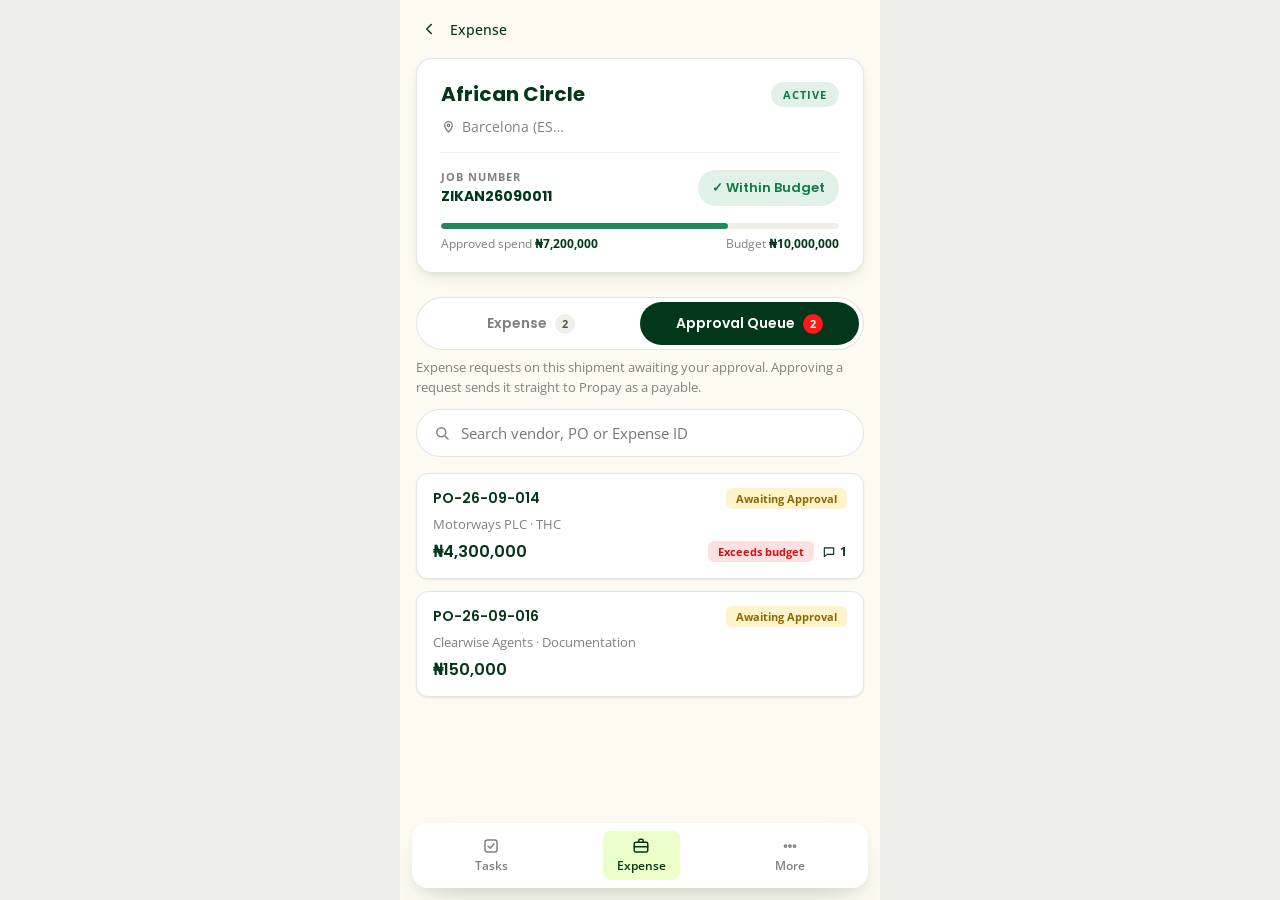
<file: expense.html>
<!doctype html>
<html lang="en">
<head>
  <meta charset="UTF-8" />
  <meta name="viewport" content="width=device-width, initial-scale=1.0" />
  <title>OnePort365 — Shipment Expense Approval</title>
  <link rel="preconnect" href="https://fonts.googleapis.com" />
  <link rel="preconnect" href="https://fonts.gstatic.com" crossorigin />
  <link rel="stylesheet" href="https://fonts.googleapis.com/css2?family=Poppins:wght@400;600;700&family=Open+Sans:wght@400;500;700&display=swap" />
  <link rel="stylesheet" href="expense.css" />
</head>
<body>
  <div class="phone">
    <header class="back-bar">
      <button class="icon-btn" type="button" aria-label="Back">
        <svg viewBox="0 0 24 24"><path d="M15 6l-6 6 6 6" /></svg>
      </button>
      <span>Expense</span>
    </header>

    <section class="job-card">
      <div class="job-head">
        <h1 class="job-name">African Circle</h1>
        <span class="chip chip-success">Active</span>
      </div>
      <div class="job-location">
        <svg viewBox="0 0 24 24"><path d="M12 21s-6-5.6-6-11a6 6 0 0112 0c0 5.4-6 11-6 11z" /><circle cx="12" cy="10" r="2" /></svg>
        Barcelona (ES…
      </div>
      <div class="job-foot">
        <div>
          <div class="label">Job number</div>
          <div class="job-number">ZIKAN26090011</div>
        </div>
        <span class="budget-pill" id="budgetPill"></span>
      </div>
      <div class="budget-meter" aria-hidden="true"><span id="budgetMeterFill"></span></div>
      <div class="budget-caption" id="budgetCaption"></div>
    </section>

    <div class="tabs" role="tablist">
      <button class="tab" role="tab" data-tab="expense" type="button">Expense <span class="count count-neutral" id="expenseCount">0</span></button>
      <button class="tab active" role="tab" data-tab="queue" type="button">Approval Queue <span class="count count-alert" id="queueCount">0</span></button>
    </div>

    <p class="tab-hint" id="tabHint"></p>

    <label class="search">
      <svg viewBox="0 0 24 24"><circle cx="11" cy="11" r="6" /><path d="M20 20l-4-4" /></svg>
      <input id="searchInput" type="search" placeholder="Search vendor, PO or Expense ID" />
    </label>

    <ul class="expense-list" id="expenseList"></ul>
    <div class="empty" id="emptyState" hidden>
      <div class="empty-icon">
        <svg viewBox="0 0 24 24"><rect x="6" y="3" width="12" height="18" rx="2" /><path d="M9 8h6M9 12h6M9 16h3" /></svg>
      </div>
      <p id="emptyText">Nothing here yet.</p>
    </div>

    <nav class="bottom-nav">
      <button type="button"><svg viewBox="0 0 24 24"><rect x="4" y="4" width="16" height="16" rx="3" /><path d="M8 12l3 3 5-6" /></svg>Tasks</button>
      <button type="button" class="active"><svg viewBox="0 0 24 24"><rect x="3" y="7" width="18" height="13" rx="2" /><path d="M9 7V5a2 2 0 012-2h2a2 2 0 012 2v2M3 13h18" /></svg>Expense</button>
      <button type="button"><svg viewBox="0 0 24 24"><circle cx="6" cy="12" r="1.5" /><circle cx="12" cy="12" r="1.5" /><circle cx="18" cy="12" r="1.5" /></svg>More</button>
    </nav>

    <!-- Expense detail bottom sheet -->
    <div class="sheet-backdrop" id="sheetBackdrop" hidden></div>
    <section class="sheet" id="sheet" role="dialog" aria-modal="true" aria-labelledby="sheetTitle" hidden>
      <div class="sheet-handle"></div>
      <div class="sheet-body">
        <h2 class="sheet-title" id="sheetTitle"></h2>
        <p class="sheet-sub" id="sheetReason"></p>

        <div class="over-budget" id="overBudget" hidden>
          <div class="over-budget-head">
            <svg viewBox="0 0 24 24"><path d="M12 4l9 16H3z" /><path d="M12 10v4M12 17v.5" /></svg>
            <strong>Exceeds shipment budget</strong>
          </div>
          <dl class="budget-grid" id="budgetGrid"></dl>
        </div>

        <dl class="detail-rows" id="detailRows"></dl>

        <section class="comments" id="comments" hidden aria-labelledby="commentsTitle">
          <div class="comments-head">
            <h3 id="commentsTitle">Comments <span class="count count-neutral" id="commentCount">0</span></h3>
            <span class="comments-note">Required for over-budget approvals</span>
          </div>
          <ol class="comment-list" id="commentList"></ol>
          <p class="comment-empty" id="commentEmpty" hidden>No comments yet. Explain why this over-budget expense should be approved or rejected.</p>

          <form class="comment-form" id="commentForm" novalidate>
            <div class="op-input-wrap" id="commentWrap">
              <label class="op-notch" for="commentInput">Add a comment</label>
              <textarea id="commentInput" rows="3" maxlength="500" placeholder="e.g. Approved: port congestion surcharge, confirmed with Motorways PLC"></textarea>
            </div>
            <div class="comment-form-foot">
              <span class="helper" id="commentHelper"></span>
              <button class="btn btn-outline btn-sm" type="submit">Post comment</button>
            </div>
          </form>
        </section>
      </div>

      <div class="sheet-actions" id="sheetActions">
        <p class="action-hint" id="actionHint" hidden>Add a comment above to approve or reject this over-budget expense.</p>
        <div class="action-buttons">
          <button class="btn btn-reject" id="rejectBtn" type="button">Reject</button>
          <button class="btn btn-accent" id="approveBtn" type="button">Approve</button>
        </div>
      </div>
    </section>

    <div class="toast" id="toast" role="status" hidden></div>
  </div>

  <script src="expense.js"></script>
</body>
</html>
</file>
<file: styles.css>
@import url("./design/tokens.css");

* { box-sizing: border-box; }

[hidden] { display: none !important; }

@media (prefers-reduced-motion: reduce) {
  * { animation-duration: 0.01ms !important; transition-duration: 0.01ms !important; }
}

body {
  margin: 0;
  background: var(--op-cream);
  color: var(--op-silver-dark);
  font-family: var(--op-font-body);
  font-size: 14px;
  font-variant-numeric: tabular-nums;
  -webkit-font-smoothing: antialiased;
}

:focus-visible {
  outline: 2px solid var(--op-dark-green);
  outline-offset: 2px;
}

.app {
  display: flex;
  min-height: 100vh;
}

/* Sidebar */
.sidebar {
  width: 64px;
  background: var(--op-dark-green);
  display: flex;
  flex-direction: column;
  align-items: center;
  padding: var(--op-space-6) 0;
  gap: var(--op-space-2);
  flex-shrink: 0;
}

.sidebar-icon {
  width: 48px;
  min-height: 40px;
  display: flex;
  flex-direction: column;
  align-items: center;
  justify-content: center;
  gap: 2px;
  padding: 6px 0;
  border-radius: var(--op-radius-md);
  color: var(--op-light-green);
  cursor: pointer;
  text-decoration: none;
}
.sidebar-label {
  font-family: var(--op-font-body);
  font-size: 9.5px;
  font-weight: 700;
  letter-spacing: .02em;
  line-height: 1;
}

.sidebar-icon svg { width: 20px; height: 20px; }
.sidebar-icon.active { background: var(--op-accent-lime); color: var(--op-dark-green); }
.sidebar-icon:hover:not(.active) { background: rgba(255, 255, 255, 0.1); color: #fff; }
.sidebar-spacer { flex: 1; }

.sidebar-avatar {
  width: 34px;
  height: 34px;
  border-radius: var(--op-radius-lg);
  background: var(--op-avatar-1-bg);
  color: var(--op-avatar-1-text);
  display: flex;
  align-items: center;
  justify-content: center;
  font-family: var(--op-font-display);
  font-weight: 600;
  font-size: 12px;
  margin-top: 4px;
}

/* Main */
.main {
  flex: 1;
  min-width: 0;
  padding: var(--op-space-6) 28px 40px;
}

.topbar {
  display: flex;
  align-items: center;
  justify-content: space-between;
  margin-bottom: 18px;
}

.topbar-title {
  display: flex;
  align-items: center;
  gap: var(--op-space-2);
  font-weight: 600;
  color: var(--op-silver-light);
}

.brand {
  font-family: var(--op-font-display);
  font-weight: 700;
  color: var(--op-dark-green);
  font-size: 15px;
}
.brand span { color: var(--op-accent-lime); -webkit-text-stroke: 0.4px var(--op-dark-green); }

.tabs {
  display: flex;
  gap: 6px;
  border-bottom: 1px solid var(--op-border-card);
  margin-bottom: var(--op-space-6);
}

.tab-btn {
  display: flex;
  align-items: center;
  gap: 6px;
  border: none;
  background: none;
  padding: 10px var(--op-space-4);
  font-family: var(--op-font-display);
  font-size: 14px;
  font-weight: 500;
  color: var(--op-silver-light);
  cursor: pointer;
  border-bottom: 2px solid transparent;
  margin-bottom: -1px;
}

.tab-icon { width: 15px; height: 15px; }

.tab-btn:hover { color: var(--op-dark-green); }
.tab-btn.active {
  color: var(--op-dark-green);
  border-bottom-color: var(--op-accent-lime);
  font-weight: 600;
}

.module { display: none; }
.module.active { display: block; }

.tab-panel { display: none; }
.tab-panel.active { display: block; }

.empty-stub {
  background: var(--op-white);
  border: 1px dashed var(--op-border-card);
  border-radius: var(--op-radius-xl);
  padding: 48px;
  text-align: center;
  color: var(--op-silver-light);
}
.empty-stub h3 { margin-top: 0; color: var(--op-dark-green); font-family: var(--op-font-display); }

/* Pipeline stub */
.stat-cards {
  display: grid;
  grid-template-columns: repeat(3, minmax(0, 1fr));
  gap: var(--op-space-4);
  margin-bottom: var(--op-space-4);
}
.stat-card {
  background: var(--op-white);
  border: 1px solid var(--op-border-card);
  border-radius: var(--op-radius-xl);
  padding: var(--op-space-4);
  box-shadow: var(--op-elevation-2);
}
.stat-card.highlight { background: var(--op-light-green); border-color: var(--op-border-card); box-shadow: none; }
.stat-label { font-size: 12px; font-weight: 600; color: var(--op-silver-light); margin-bottom: var(--op-space-3); }
.stat-value { font-family: var(--op-font-display); font-size: 38px; font-weight: 600; line-height: 1; color: var(--op-dark-green); }
.stat-value.gold { color: var(--op-gold); }
.stat-sub { font-size: 12.5px; color: var(--op-silver-light); margin-top: 10px; }

.pipeline-toolbar {
  display: flex;
  gap: 10px;
  margin-bottom: var(--op-space-2);
  flex-wrap: wrap;
}
.pipeline-toolbar select { padding: 8px 10px; border-radius: var(--op-radius-md); border: 1.5px solid var(--op-border-input); background: var(--op-white); color: var(--op-dark-green); font-family: inherit; }
.pipeline-note {
  font-size: 12.5px;
  color: var(--op-silver-light);
  background: var(--op-white);
  border: 1px solid var(--op-border-card);
  border-radius: var(--op-radius-xl);
  padding: 10px 14px;
  margin-bottom: var(--op-space-4);
}

.board {
  display: grid;
  grid-template-columns: repeat(5, minmax(0, 1fr));
  gap: var(--op-space-3);
}
.board-col {
  background: var(--op-white);
  border: 1px solid var(--op-border-card);
  border-radius: var(--op-radius-xl);
  padding: 10px;
  min-height: 120px;
}
.board-col-head {
  font-size: 12.5px;
  font-weight: 600;
  display: flex;
  align-items: center;
  gap: 10px;
  margin-bottom: 10px;
  color: var(--op-dark-green);
}
.board-col-head .stage-num {
  width: 22px; height: 22px; border-radius: var(--op-radius-sm);
  background: var(--op-dark-green); color: #fff;
  display: grid; place-items: center;
  font-family: var(--op-font-display); font-weight: 600; font-size: 11px;
  flex-shrink: 0;
}
.board-col-count { margin-left: auto; font-weight: 400; color: var(--op-silver-light); font-size: 11px; }

.deal-card {
  background: var(--op-white);
  border: 1px solid var(--op-border-card);
  border-radius: var(--op-radius-lg);
  padding: 10px;
  margin-bottom: 8px;
  font-size: 12.5px;
  box-shadow: var(--op-elevation-1);
}
.deal-top { display: flex; justify-content: space-between; margin-bottom: 6px; gap: 8px; font-family: var(--op-font-display); font-weight: 600; color: var(--op-dark-green); }
.deal-top b { color: var(--op-gold); }
.chip-owner { display: inline-block; font-size: 10.5px; font-weight: 700; padding: 3px 8px; border-radius: var(--op-radius-sm); background: var(--op-chip-neutral-bg); color: var(--op-chip-neutral-text); }
.won-tag { display: inline-flex; align-items: center; gap: 4px; margin-top: 4px; font-size: 11px; font-weight: 700; padding: 3px 9px; border-radius: var(--op-radius-full); background: var(--op-chip-success-bg); color: var(--op-chip-success-text); }

/* Activity log */
.activity-header {
  display: flex;
  align-items: flex-start;
  justify-content: space-between;
  margin-bottom: var(--op-space-4);
  gap: var(--op-space-3);
}
.activity-header h2 { margin: 0 0 4px; font-family: var(--op-font-display); font-weight: 600; color: var(--op-dark-green); text-wrap: balance; }
.muted { color: var(--op-silver-light); margin: 0; font-size: 12.5px; }

.activity-toolbar {
  display: flex;
  align-items: center;
  gap: var(--op-space-3);
  margin-bottom: var(--op-space-4);
  flex-wrap: wrap;
}

.search-input {
  flex: 1;
  min-width: 220px;
  padding: 9px 12px;
  border-radius: var(--op-radius-md);
  border: 1.5px solid var(--op-border-input);
  font-size: 13.5px;
  font-family: inherit;
  background: var(--op-white);
  color: var(--op-dark-green);
}
.search-input:hover { border-color: var(--op-dark-green); }
.search-input:focus-visible { border-color: var(--op-dark-green); border-width: 2px; box-shadow: var(--op-focus-ring); outline: none; }
.search-input::placeholder { color: var(--op-silver-light); }

.field-inline {
  display: flex;
  align-items: center;
  gap: 6px;
  font-size: 12.5px;
  color: var(--op-silver-light);
}
.field-inline select {
  padding: 8px 10px;
  border-radius: var(--op-radius-md);
  border: 1.5px solid var(--op-border-input);
  background: var(--op-white);
  font-family: inherit;
  font-size: 13px;
  color: var(--op-dark-green);
}

.btn {
  border: none;
  border-radius: var(--op-radius-md);
  padding: 13px 18px;
  font-family: var(--op-font-display);
  font-size: 14px;
  font-weight: 600;
  cursor: pointer;
  transition: background-color .16s, color .16s;
}
.btn-primary { background: var(--op-accent-lime); color: var(--op-dark-green); }
.btn-primary:hover { background: var(--op-accent-lime-hover); }
.btn-solid { background: var(--op-dark-green); color: var(--op-accent-lime); }
.btn-solid:hover { background: #03571f; }
.btn-outline { background: var(--op-white); border: 1.5px solid var(--op-dark-green); color: var(--op-dark-green); }
.btn-outline:hover { background: var(--op-dark-green); color: var(--op-accent-lime); }
.btn-ghost { background: transparent; color: var(--op-dark-green); border: none; text-decoration: underline; text-underline-offset: 2px; font-family: var(--op-font-body); font-weight: 700; padding: 9px 4px; }
.btn-ghost:hover { color: var(--op-success); }
.btn-danger-text { background: none; color: var(--op-chip-error-text); font-family: var(--op-font-body); font-weight: 700; padding: 9px 4px; border: none; cursor: pointer; }

.table-wrap {
  background: var(--op-white);
  border: 1px solid var(--op-border-card);
  border-radius: var(--op-radius-xl);
  overflow-x: auto;
  box-shadow: var(--op-elevation-1);
}

.activity-table { width: 100%; min-width: 720px; border-collapse: collapse; }
.activity-table th {
  text-align: left;
  font-family: var(--op-font-body);
  font-size: 11px;
  text-transform: uppercase;
  letter-spacing: .09em;
  font-weight: 700;
  color: var(--op-silver-light);
  background: var(--op-chip-neutral-bg);
  padding: 12px 16px;
  border-bottom: 1px solid var(--op-border-card);
  white-space: nowrap;
}
.activity-table td {
  padding: 12px 16px;
  border-bottom: 1px solid var(--op-border-divider);
  font-size: 13.5px;
  vertical-align: middle;
}
.activity-table tbody tr:last-child td { border-bottom: none; }
.activity-table tbody tr:hover { background: var(--op-chip-neutral-bg); }
.action-col { width: 90px; }

.customer-name { font-weight: 700; color: var(--op-dark-green); }

.owner-cell { display: flex; align-items: center; gap: 8px; }
.owner-avatar {
  width: 28px; height: 28px; border-radius: var(--op-radius-sm);
  font-family: var(--op-font-display); font-size: 11px; font-weight: 600;
  display: flex; align-items: center; justify-content: center;
  flex-shrink: 0;
}

.meeting-badge {
  display: inline-flex;
  align-items: center;
  gap: 4px;
  padding: 5px 11px;
  border-radius: var(--op-radius-sm);
  background: var(--op-chip-mode-bg);
  color: var(--op-chip-mode-text);
  font-size: 12px;
  font-weight: 700;
  white-space: nowrap;
}

.status-badge {
  display: inline-flex;
  align-items: center;
  gap: 6px;
  padding: 5px 11px;
  border-radius: var(--op-radius-sm);
  font-size: 12px;
  font-weight: 700;
  white-space: nowrap;
}
.status-badge::before {
  content: "";
  width: 6px; height: 6px; border-radius: 50%;
  background: currentColor;
  flex-shrink: 0;
}
.status-Scheduled { background: var(--op-chip-warning-bg); color: var(--op-chip-warning-text); }
.status-Completed { background: var(--op-chip-success-bg); color: var(--op-chip-success-text); }
.status-Cancelled { background: var(--op-chip-error-bg); color: var(--op-chip-error-text); }

.view-btn {
  border: 1.5px solid var(--op-dark-green);
  background: var(--op-white);
  border-radius: var(--op-radius-md);
  padding: 6px 12px;
  font-family: var(--op-font-display);
  font-size: 12.5px;
  font-weight: 600;
  cursor: pointer;
  color: var(--op-dark-green);
  white-space: nowrap;
  transition: background-color .16s, color .16s;
}
.view-btn:hover { background: var(--op-dark-green); color: var(--op-accent-lime); }

.table-empty {
  padding: 40px 16px;
  text-align: center;
  color: var(--op-silver-light);
  font-size: 13.5px;
}

/* Modal */
.modal-overlay {
  position: fixed;
  inset: 0;
  background: rgba(2, 56, 25, .45);
  display: flex;
  align-items: center;
  justify-content: center;
  z-index: 50;
  padding: var(--op-space-4);
}

.modal {
  background: var(--op-white);
  border-radius: var(--op-radius-xl);
  width: 100%;
  max-width: 460px;
  max-height: 90vh;
  overflow-y: auto;
  padding: var(--op-space-6);
  box-shadow: var(--op-elevation-3);
}

.modal-head {
  display: flex;
  justify-content: space-between;
  align-items: flex-start;
  margin-bottom: var(--op-space-4);
  gap: var(--op-space-3);
}
.modal-head h3 { margin: 0 0 4px; font-family: var(--op-font-display); font-weight: 600; color: var(--op-dark-green); }
.modal-close {
  border: none;
  background: none;
  font-size: 22px;
  line-height: 1;
  cursor: pointer;
  color: var(--op-silver-light);
}

/* Floating notched-label input — the OnePort 365 input foundation */
.field { margin-bottom: var(--op-space-4); }
.field-row { display: grid; grid-template-columns: 1fr 1fr; gap: var(--op-space-3); margin-bottom: var(--op-space-4); }
.field-row .field { margin-bottom: 0; }
.req { color: var(--op-error); }

.op-input-wrap {
  position: relative;
  display: block;
  border: 1.5px solid var(--op-border-input);
  border-radius: var(--op-radius-md);
  padding: 15px 14px;
  background: var(--op-white);
}
.op-input-wrap:hover { border-color: var(--op-dark-green); }
.op-input-wrap:focus-within {
  border: 2px solid var(--op-dark-green);
  padding: 14px 13px;
  box-shadow: var(--op-focus-ring);
}
.op-notch {
  position: absolute;
  top: -8px;
  left: 11px;
  background: var(--op-white);
  padding: 0 5px;
  font-size: 11px;
  font-weight: 600;
  color: var(--op-silver-light);
  pointer-events: none;
}
.op-input-wrap:hover .op-notch { color: var(--op-dark-green); }
.op-input-wrap:focus-within .op-notch { color: var(--op-dark-green); }

.op-input-wrap.has-error { border: 2px solid var(--op-error); padding: 14px 13px; }
.op-input-wrap.has-error .op-notch { color: var(--op-error); }

.op-input-wrap.is-readonly { background: var(--op-chip-neutral-bg); border-color: var(--op-border-card); }
.op-input-wrap.is-readonly:hover { border-color: var(--op-border-card); }
.op-input-wrap.is-readonly .op-notch { background: var(--op-chip-neutral-bg); }
.op-input-wrap.is-readonly:hover .op-notch { color: var(--op-silver-light); }

.field input, .field select, .field textarea {
  border: none;
  outline: none;
  width: 100%;
  font-size: 14px;
  font-family: var(--op-font-body);
  color: var(--op-dark-green);
  background: transparent;
}
.field input::placeholder, .field textarea::placeholder { color: var(--op-silver-light); }
.field textarea { resize: vertical; }
.field select { cursor: pointer; }
.field input:disabled, .field select:disabled, .field textarea:disabled {
  color: var(--op-silver-dark);
  opacity: 1;
  cursor: default;
}

.modal-actions {
  display: flex;
  align-items: center;
  justify-content: space-between;
  margin-top: var(--op-space-4);
  gap: 10px;
}
.modal-actions-right { display: flex; gap: 10px; margin-left: auto; }

.toast {
  position: fixed;
  bottom: 24px;
  left: 50%;
  transform: translateX(-50%);
  background: var(--op-dark-green);
  color: var(--op-cream);
  padding: 10px 18px;
  border-radius: var(--op-radius-md);
  font-family: var(--op-font-body);
  font-weight: 600;
  font-size: 13px;
  box-shadow: var(--op-elevation-hero);
  z-index: 60;
}

/* ---------- ProPay ---------- */
.sr-only { position: absolute; width: 1px; height: 1px; overflow: hidden; clip: rect(0 0 0 0); white-space: nowrap; }

.pp-eyebrow {
  margin: 0 0 4px;
  font-size: 11px;
  font-weight: 700;
  text-transform: uppercase;
  letter-spacing: .1em;
  color: var(--op-silver-light);
}
.pp-muted { color: var(--op-silver-light); font-size: 12px; }

.pp-filter { position: relative; }
.pp-filter-btn {
  display: inline-flex; align-items: center; gap: 6px;
  padding: 8px 12px;
  border-radius: var(--op-radius-md);
  border: 1.5px solid var(--op-border-input);
  background: var(--op-white);
  color: var(--op-dark-green);
  font-family: var(--op-font-body);
  font-size: 13px; font-weight: 600;
  cursor: pointer;
}
.pp-filter-btn svg { width: 16px; height: 16px; }
.pp-filter-btn:hover, .pp-filter-btn.is-on { border-color: var(--op-dark-green); }
.pp-filter-btn.is-on { background: var(--op-light-green); }
.pp-filter-pop {
  position: absolute; right: 0; top: calc(100% + 6px);
  z-index: 20;
  min-width: 200px;
  background: var(--op-white);
  border: 1px solid var(--op-border-card);
  border-radius: var(--op-radius-lg);
  box-shadow: var(--op-elevation-3);
  padding: 8px;
}
.pp-pop-label { margin: 4px 8px 6px; font-size: 11px; font-weight: 700; text-transform: uppercase; letter-spacing: .09em; color: var(--op-silver-light); }
.pp-filter-opt {
  display: block; width: 100%; text-align: left;
  border: none; background: none;
  padding: 8px 10px;
  border-radius: var(--op-radius-sm);
  font-family: var(--op-font-body); font-size: 13px;
  color: var(--op-dark-green);
  cursor: pointer;
}
.pp-filter-opt:hover { background: var(--op-chip-neutral-bg); }
.pp-filter-opt.active { background: var(--op-light-green); font-weight: 700; }

/* Compact table */
.pp-table { min-width: 1040px; }
.pp-table th { padding: 10px 12px; font-size: 10.5px; }
.pp-table td { padding: 10px 12px; font-size: 13px; }
.pp-po { font-weight: 700; color: var(--op-silver-dark); white-space: nowrap; font-size: 12.5px; }
.pp-num { white-space: nowrap; color: var(--op-dark-green); }
.pp-amount { font-weight: 700; color: var(--op-dark-green); }
.pp-sub { font-size: 11px; color: var(--op-silver-light); margin-top: 2px; }
.pp-link {
  font-weight: 700;
  color: var(--op-dark-green);
  text-decoration: none;
  border-bottom: 1.5px solid var(--op-dark-green);
}
.pp-link:hover { color: var(--op-success); border-color: var(--op-success); }

.pp-chip {
  display: inline-flex; align-items: center; gap: 4px;
  padding: 4px 9px;
  border-radius: var(--op-radius-sm);
  font-size: 11.5px; font-weight: 700;
  white-space: nowrap;
}
.pp-chip-success { background: var(--op-chip-success-bg); color: var(--op-chip-success-text); }
.pp-chip-error { background: var(--op-chip-error-bg); color: var(--op-chip-error-text); }

.pp-st-awaiting { background: var(--op-chip-warning-bg); color: var(--op-chip-warning-text); }
.pp-st-approved { background: var(--op-chip-success-bg); color: var(--op-chip-success-text); }
.pp-st-part { background: var(--op-chip-mode-bg); color: var(--op-chip-mode-text); }
.pp-st-paid { background: var(--op-chip-enterprise-bg); color: var(--op-chip-enterprise-text); }
.pp-st-rejected { background: var(--op-chip-error-bg); color: var(--op-chip-error-text); }

.pp-icons { white-space: nowrap; }
.pp-icon-btn {
  position: relative;
  display: inline-flex; align-items: center; justify-content: center;
  width: 30px; height: 30px;
  border: 1px solid var(--op-border-card);
  border-radius: var(--op-radius-md);
  background: var(--op-white);
  color: var(--op-dark-green);
  cursor: pointer;
  vertical-align: middle;
}
.pp-icon-btn svg { width: 16px; height: 16px; }
.pp-icon-btn:hover { border-color: var(--op-dark-green); }
.pp-icon-btn.attention { border-color: var(--op-gold); background: var(--op-chip-warning-bg); }
.pp-count {
  position: absolute; top: -6px; right: -6px;
  min-width: 16px; height: 16px; padding: 0 4px;
  border-radius: var(--op-radius-full);
  background: var(--op-dark-green); color: var(--op-accent-lime);
  font-size: 10px; font-weight: 700; line-height: 16px; text-align: center;
}
.pp-clip { display: inline-flex; vertical-align: middle; margin-left: 6px; color: var(--op-silver-light); }
.pp-clip svg, .pp-file svg { width: 15px; height: 15px; }
.pp-table .action-col { width: 110px; }

.pp-card {
  background: var(--op-white);
  border: 1px solid var(--op-border-card);
  border-radius: var(--op-radius-xl);
  padding: var(--op-space-4) 18px;
  box-shadow: var(--op-elevation-2);
}
.pp-card-flat { box-shadow: none; background: #F4F6EF; border-radius: var(--op-radius-lg); margin-bottom: var(--op-space-4); }
/* Shipment detail page ("sd") — follows the Shipments module layout */
.sd { display: flex; flex-direction: column; gap: 20px; }
.sd-back { display: inline-flex; align-items: center; gap: 6px; align-self: flex-start; font-size: 13.5px; color: var(--op-silver-dark); text-decoration: none; }
.sd-back svg { width: 16px; height: 16px; }
.sd-back:hover { color: var(--op-dark-green); }
.sd-card { background: var(--op-white); border: 1px solid var(--op-border-card); border-radius: var(--op-radius-xl); box-shadow: var(--op-elevation-1); min-width: 0; }
.sd-hero-top { display: flex; align-items: center; justify-content: space-between; gap: 16px; flex-wrap: wrap; padding: 24px 28px; border-bottom: 1px solid var(--op-border-divider); }
.sd-hero-title { display: flex; align-items: center; gap: 14px; flex-wrap: wrap; min-width: 0; }
.sd-hero-title h2 { margin: 0; font-family: var(--op-font-display); font-size: 32px; font-weight: 700; letter-spacing: -.015em; color: var(--op-dark-green); overflow-wrap: anywhere; }
.sd-pill { padding: 4px 12px; border-radius: var(--op-radius-sm); font-size: 12px; font-weight: 700; }
.sd-pill.is-active { background: var(--op-chip-success-bg); color: var(--op-chip-success-text); }
.sd-pill.is-done { background: var(--op-chip-enterprise-bg); color: var(--op-chip-enterprise-text); }
.sd-actions { position: relative; }
.sd-actions-btn { display: inline-flex; align-items: center; gap: 8px; }
.sd-actions-btn svg { width: 16px; height: 16px; }
.sd-menu { position: absolute; right: 0; top: calc(100% + 6px); z-index: 20; min-width: 220px; padding: 6px; background: var(--op-white); border: 1px solid var(--op-border-card); border-radius: var(--op-radius-lg); box-shadow: var(--op-elevation-3); }
.sd-menu button { display: block; width: 100%; text-align: left; padding: 9px 12px; border: none; background: none; border-radius: var(--op-radius-sm); font-family: var(--op-font-body); font-size: 13.5px; color: var(--op-dark-green); cursor: pointer; }
.sd-menu button:hover { background: var(--op-chip-neutral-bg); }
.sd-facts { display: grid; grid-template-columns: repeat(4, minmax(0, 1fr)); margin: 0; padding: 22px 28px; row-gap: 16px; }
.sd-facts > div { min-width: 0; padding: 0 20px; border-left: 1px solid var(--op-border-card); }
.sd-facts > div:first-child { padding-left: 0; border-left: none; }
.sd dt { font-size: 11.5px; font-weight: 700; text-transform: uppercase; letter-spacing: .06em; color: var(--op-silver-dark); margin-bottom: 6px; }
.sd dd { margin: 0; font-size: 15px; color: var(--op-silver-dark); overflow-wrap: anywhere; }
.sd-tabs { display: flex; gap: 4px; padding: 0 20px; overflow-x: auto; }
.sd-tab { padding: 18px 20px 16px; font-family: var(--op-font-display); font-size: 15px; color: var(--op-silver-dark); text-decoration: none; border-bottom: 2px solid transparent; white-space: nowrap; }
.sd-tab:hover { color: var(--op-dark-green); }
.sd-tab.active { color: var(--op-dark-green); font-weight: 600; border-bottom-color: var(--op-dark-green); }
.sd-split { display: grid; grid-template-columns: minmax(0, 1fr) minmax(280px, 400px); gap: 20px; align-items: start; }
.sd-card-head { padding: 22px 28px 18px; border-bottom: 1px solid var(--op-border-divider); }
.sd-card-head h3 { margin: 0 0 4px; font-family: var(--op-font-display); font-size: 20px; font-weight: 600; color: var(--op-dark-green); }
.sd-card-head p { margin: 0; font-size: 13.5px; color: var(--op-silver-light); }
.sd-card-body { padding: 20px 28px 24px; }
.sd-grid { display: grid; grid-template-columns: repeat(3, minmax(0, 1fr)); gap: 22px 24px; margin: 0; padding: 22px 28px 26px; }
.sd-link { color: var(--op-dark-green); font-weight: 600; text-decoration: underline; text-underline-offset: 3px; }
.sd-team { list-style: none; margin: 0; padding: 8px 20px 12px; }
.sd-team li { display: flex; align-items: center; gap: 14px; padding: 14px 0; }
.sd-team li + li { border-top: 1px solid var(--op-border-divider); }
.sd-team div { display: flex; flex-direction: column; gap: 2px; min-width: 0; }
.sd-team strong { font-family: var(--op-font-display); font-weight: 600; font-size: 15px; color: var(--op-dark-green); }
.sd-team span:not(.sd-avatar) { font-size: 13px; color: var(--op-silver-light); }
.sd-avatar { width: 46px; height: 46px; flex-shrink: 0; border-radius: var(--op-radius-lg); display: grid; place-items: center; font-family: var(--op-font-display); font-weight: 600; font-size: 14px; }
.sd-timeline { list-style: none; margin: 0; padding: 22px 28px 26px; }
.sd-timeline li { position: relative; display: flex; gap: 16px; padding-bottom: 22px; }
.sd-timeline li:last-child { padding-bottom: 0; }
.sd-timeline li:not(:last-child)::before { content: ""; position: absolute; left: 8px; top: 20px; bottom: 0; width: 2px; background: var(--op-border-card); }
.sd-timeline li.is-done:not(:last-child)::before { background: var(--op-success); }
.sd-dot { width: 18px; height: 18px; flex-shrink: 0; margin-top: 1px; border-radius: 50%; border: 2px solid var(--op-border-input); background: var(--op-white); }
.is-done .sd-dot { background: var(--op-success); border-color: var(--op-success); }
.is-current .sd-dot { background: var(--op-accent-lime); border-color: var(--op-dark-green); }
.sd-timeline div { display: flex; flex-direction: column; gap: 2px; }
.sd-timeline strong { font-size: 14px; color: var(--op-dark-green); }
.is-todo strong { color: var(--op-silver-light); font-weight: 600; }
.sd-timeline span:not(.sd-dot) { font-size: 12.5px; color: var(--op-silver-light); }
.sd-docs { list-style: none; margin: 0; padding: 6px 28px 12px; }
.sd-docs li { display: flex; align-items: center; gap: 14px; padding: 14px 0; }
.sd-docs li + li { border-top: 1px solid var(--op-border-divider); }
.sd-docs div { flex: 1; min-width: 0; display: flex; flex-direction: column; gap: 2px; }
.sd-docs strong { font-size: 14px; color: var(--op-dark-green); overflow-wrap: anywhere; }
.sd-docs div span { font-size: 12.5px; color: var(--op-silver-light); }
.sd-doc-icon { width: 36px; height: 36px; flex-shrink: 0; display: grid; place-items: center; border-radius: var(--op-radius-md); background: var(--op-chip-neutral-bg); color: var(--op-dark-green); }
.sd-doc-icon svg { width: 16px; height: 16px; }
.sd-empty { margin: 0; padding: 24px 28px; color: var(--op-silver-light); font-size: 13.5px; }
.sd-table { overflow-x: auto; border-radius: 0 0 var(--op-radius-xl) var(--op-radius-xl); }
.sd-pp-table { min-width: 760px; }
.sd-pp-table th:first-child, .sd-pp-table td:first-child { padding-left: 28px; }

/* Comparison chart */
.cc { --cc-actual: #DBFB98; display: flex; flex-direction: column; }
.cc-top { display: flex; flex-direction: column; align-items: flex-end; gap: 6px; margin-bottom: 8px; }
.cc-currency select {
  padding: 6px 28px 6px 10px;
  border: 1px solid var(--op-border-card); border-radius: var(--op-radius-md);
  background: var(--op-white); color: var(--op-dark-green);
  font-family: var(--op-font-display); font-size: 12px; font-weight: 600;
  cursor: pointer;
}
.cc-threshold-label { font-size: 12.5px; color: var(--op-silver-light); }
.cc-plot { position: relative; display: flex; flex-direction: column; gap: 14px; padding: 2px 0; }
.cc-row { position: relative; height: 44px; }
.cc-bar { position: absolute; top: 0; left: 0; height: 100%; border-radius: var(--op-radius-md); }
.cc-sell { background: var(--op-dark-green); }
.cc-budget { background: var(--op-light-green); }
.cc-actual { background: var(--cc-actual); }
.cc-over { background: var(--op-error); border-radius: 0 var(--op-radius-md) var(--op-radius-md) 0; }
.cc-row .cc-actual:has(+ .cc-over) { border-radius: var(--op-radius-md) 0 0 var(--op-radius-md); }
.cc-threshold { position: absolute; top: -10px; bottom: -10px; width: 2px; margin-left: -1px; background: var(--op-gold); }
.cc-stats { display: grid; grid-template-columns: repeat(3, minmax(0, 1fr)); gap: 18px 20px; margin-top: 26px; }
.cc-stat { display: flex; flex-direction: column; gap: 4px; min-width: 0; }
.cc-key { display: inline-flex; align-items: center; gap: 8px; font-size: 13px; color: var(--op-silver-light); }
.cc-key i { width: 12px; height: 12px; border-radius: 3px; flex-shrink: 0; }
.cc-stat strong { font-family: var(--op-font-display); font-size: 20px; font-weight: 600; line-height: 1.2; color: var(--op-dark-green); overflow-wrap: anywhere; }
.cc-stat strong.is-neg { color: var(--op-error); }
.cc-stat small { font-size: 11.5px; color: var(--op-silver-light); }
.sd .cc-stat strong { font-size: 24px; }
.sd .cc-stats { grid-template-columns: repeat(5, minmax(0, 1fr)); }
@media (max-width: 900px) { .sd .cc-stats { grid-template-columns: repeat(3, minmax(0, 1fr)); } }
@media (max-width: 600px) { .cc-stats, .sd .cc-stats { grid-template-columns: repeat(2, minmax(0, 1fr)); } }

/* View-more drawer */
.drawer-overlay {
  position: fixed; inset: 0;
  background: rgba(2, 56, 25, .45);
  z-index: 45;
  display: flex; justify-content: flex-end;
}
.drawer {
  width: 100%; max-width: 680px; height: 100%;
  overflow-y: auto;
  background: var(--op-white);
  padding: var(--op-space-6);
  box-shadow: var(--op-elevation-3);
}
.pp-section { border-top: 1px solid var(--op-border-divider); padding-top: var(--op-space-4); margin-top: var(--op-space-4); }
.pp-section-head { display: flex; justify-content: space-between; align-items: baseline; gap: 10px; flex-wrap: wrap; margin-bottom: 8px; }
.pp-details-block { display: flex; flex-direction: column; gap: 12px; }
.pp-summary { display: flex; align-items: flex-end; justify-content: space-between; gap: 12px; flex-wrap: wrap; }
.pp-summary > div { display: flex; flex-direction: column; gap: 2px; }
.pp-summary-label { font-size: 11px; font-weight: 700; text-transform: uppercase; letter-spacing: .09em; color: var(--op-silver-light); }
.pp-summary-amount { font-family: var(--op-font-display); font-size: 26px; font-weight: 600; line-height: 1.1; color: var(--op-dark-green); }
.pp-budget-line { display: flex; align-items: center; gap: 8px; flex-wrap: wrap; }
.pp-facts { display: grid; grid-template-columns: repeat(2, minmax(0, 1fr)); gap: 12px 20px; margin: 4px 0 0; }
.pp-fact { min-width: 0; }
.pp-fact-wide { grid-column: 1 / -1; }
.pp-fact dt { font-size: 11.5px; color: var(--op-silver-light); margin-bottom: 2px; }
.pp-fact dd { margin: 0; font-size: 13.5px; font-weight: 700; color: var(--op-dark-green); overflow-wrap: anywhere; }
.pp-file { display: inline-flex; align-items: center; gap: 5px; }
.pp-due { color: var(--op-dark-green); }

.btn.pp-sm { padding: 8px 14px; font-size: 13px; }
.pp-block { width: 100%; }

.pp-progress { height: 8px; border-radius: var(--op-radius-full); background: var(--op-chip-neutral-bg); overflow: hidden; margin-bottom: 10px; }
.pp-progress div { height: 100%; background: var(--op-success); border-radius: var(--op-radius-full); }
.pp-history { list-style: none; margin: 0 0 12px; padding: 0; }
.pp-history li { display: flex; justify-content: space-between; gap: 10px; flex-wrap: wrap; padding: 8px 0; border-bottom: 1px solid var(--op-border-divider); font-size: 13px; color: var(--op-dark-green); }
.pp-empty-note { margin: 4px 0 12px; }

.pp-pay-form { margin-top: 8px; }
.pp-radio-row { display: flex; gap: 18px; margin-bottom: var(--op-space-4); flex-wrap: wrap; }
.pp-radio { display: inline-flex; align-items: center; gap: 8px; font-size: 13.5px; font-weight: 600; color: var(--op-dark-green); cursor: pointer; }
.pp-radio input {
  appearance: none; -webkit-appearance: none;
  width: 22px; height: 22px; margin: 0;
  border-radius: 50%;
  border: 1.5px solid var(--op-dark-green);
  background: var(--op-white);
  display: grid; place-items: center;
  cursor: pointer;
}
.pp-radio input:checked { background: var(--op-accent-lime); border-color: var(--op-dark-green); }
.pp-radio input:checked::after { content: ""; width: 8px; height: 8px; border-radius: 50%; background: var(--op-dark-green); }
.pp-help { margin: 6px 2px 0; font-size: 11.5px; color: var(--op-silver-light); }
.pp-help.is-error { color: var(--op-error); }
.field input[readonly] { color: var(--op-silver-dark); }

.pp-callout {
  background: var(--op-chip-warning-bg);
  color: var(--op-chip-warning-text);
  border-radius: var(--op-radius-md);
  padding: 10px 12px;
  font-size: 12.5px; font-weight: 600;
  margin-bottom: 12px;
}

/* Comments */
.pp-comments { list-style: none; margin: 0 0 12px; padding: 0; }
.pp-comment { padding: 10px 0; border-bottom: 1px solid var(--op-border-divider); }
.pp-comment.is-reply { margin-left: 24px; padding-left: 12px; border-left: 2px solid var(--op-light-green); }
.pp-comment p { margin: 6px 0 0; font-size: 13.5px; color: var(--op-silver-dark); line-height: 1.5; }
.pp-comment-head { display: flex; align-items: center; gap: 8px; flex-wrap: wrap; font-size: 13px; color: var(--op-dark-green); }
.pp-av { width: 24px; height: 24px; font-size: 10px; }
.pp-role { font-size: 10.5px; font-weight: 700; padding: 2px 7px; border-radius: var(--op-radius-sm); background: var(--op-chip-neutral-bg); color: var(--op-chip-neutral-text); }
.pp-quote { font-size: 12px !important; color: var(--op-silver-light) !important; }
.pp-reply { padding: 4px 0; font-size: 12.5px; }
.pp-replying { font-size: 12.5px; color: var(--op-silver-dark); margin: 0 0 10px; }
.pp-comment-form { margin-top: 8px; }

/* View more panel ("pd" = payment detail) */
.drawer { padding: 0; }
.pd-head {
  position: sticky; top: 0; z-index: 1;
  display: flex; justify-content: space-between; align-items: flex-start; gap: 12px;
  padding: 20px 24px 16px;
  background: var(--op-white);
  border-bottom: 1px solid var(--op-border-divider);
}
.pd-title { display: flex; align-items: center; gap: 10px; flex-wrap: wrap; }
.pd-title h3 { margin: 0; font-family: var(--op-font-display); font-size: 20px; font-weight: 600; color: var(--op-dark-green); }
.pd-sub { margin: 4px 0 0; font-size: 13.5px; color: var(--op-silver-dark); }
.pd-section { padding: 20px 24px; }
.pd-section + .pd-section { border-top: 1px solid var(--op-border-divider); }
.pd-h { margin: 0 0 12px; font-family: var(--op-font-display); font-size: 14px; font-weight: 600; color: var(--op-dark-green); }
.pd-h-row { display: flex; justify-content: space-between; align-items: baseline; gap: 10px; }
.pd-h-row .btn-ghost { padding: 0; font-size: 12.5px; }
.pd-rows { margin: 0; display: flex; flex-direction: column; gap: 10px; }
.pd-row { display: grid; grid-template-columns: 110px minmax(0, 1fr); gap: 12px; align-items: center; font-size: 13.5px; }
.pd-row dt { color: var(--op-silver-light); }
.pd-row dd { margin: 0; display: flex; align-items: center; gap: 8px; flex-wrap: wrap; font-weight: 600; color: var(--op-dark-green); overflow-wrap: anywhere; }
.pd-note { margin: 0 0 12px; font-size: 12.5px; color: var(--op-silver-light); }
.pd-history { list-style: none; margin: 0 0 14px; padding: 0; display: flex; flex-direction: column; gap: 6px; }
.pd-history li { display: flex; justify-content: space-between; gap: 10px; flex-wrap: wrap; font-size: 13px; }
.pd-history-amt { font-weight: 700; color: var(--op-dark-green); }
.pd-pay { display: flex; flex-direction: column; gap: 14px; margin-top: 4px; }
.pd-pay .field-row { margin: 0; }
.pd-pay .pp-help { margin: -6px 2px 0; }
.pd-toggle { display: grid; grid-template-columns: 1fr 1fr; gap: 4px; padding: 4px; border-radius: var(--op-radius-md); background: var(--op-chip-neutral-bg); }
.pd-toggle label { position: relative; cursor: pointer; }
.pd-toggle input { position: absolute; opacity: 0; inset: 0; margin: 0; cursor: pointer; }
.pd-toggle span { display: block; text-align: center; padding: 8px 10px; border-radius: var(--op-radius-sm); font-family: var(--op-font-display); font-size: 13px; font-weight: 600; color: var(--op-silver-light); }
.pd-toggle input:checked + span { background: var(--op-white); color: var(--op-dark-green); box-shadow: var(--op-elevation-1); }
.pd-toggle input:focus-visible + span { outline: 2px solid var(--op-dark-green); outline-offset: 1px; }
.pd-composer { display: flex; gap: 8px; align-items: flex-end; margin-top: 12px; }
.pd-composer textarea {
  flex: 1; min-width: 0; resize: vertical;
  padding: 10px 12px;
  border: 1.5px solid var(--op-border-input); border-radius: var(--op-radius-md);
  font-family: var(--op-font-body); font-size: 13.5px; color: var(--op-dark-green); background: var(--op-white);
}
.pd-composer textarea:hover { border-color: var(--op-dark-green); }
.pd-composer textarea:focus { outline: none; border: 2px solid var(--op-dark-green); padding: 9.5px 11.5px; box-shadow: var(--op-focus-ring); }
.pd-composer textarea::placeholder { color: var(--op-silver-light); }
.drawer .pp-comments { margin: 4px 0 0; }

/* Request details grid (View more panel) */
.rd-grid { display: grid; grid-template-columns: repeat(3, minmax(0, 1fr)); gap: 20px 24px; margin: 0; }
.rd-field { min-width: 0; }
.rd-field dt { margin-bottom: 6px; font-size: 11.5px; font-weight: 700; text-transform: uppercase; letter-spacing: .06em; color: var(--op-silver-light); }
.rd-field dd { margin: 0; font-size: 14.5px; color: var(--op-silver-dark); overflow-wrap: anywhere; }
.rd-wide { grid-column: 1 / -1; }
.rd-money { font-weight: 600; color: #a07a00; }
.rd-strong { color: var(--op-silver-dark); }
.rd-attach { margin-top: 20px; }
.rd-file { display: inline-flex; align-items: center; gap: 14px; max-width: 100%; }
.rd-file-icon { width: 50px; height: 50px; flex-shrink: 0; display: grid; place-items: center; border-radius: var(--op-radius-lg); background: #F3FBE3; color: var(--op-dark-green); }
.rd-file-icon svg { width: 22px; height: 22px; }
.rd-file-name { display: flex; flex-direction: column; gap: 2px; min-width: 0; }
.rd-file-name strong { font-weight: 500; font-size: 15px; color: var(--op-silver-dark); max-width: 220px; white-space: nowrap; overflow: hidden; text-overflow: ellipsis; }
.rd-file-name span { font-size: 12.5px; color: var(--op-silver-light); }
.rd-file-dl { width: 34px; height: 34px; flex-shrink: 0; display: grid; place-items: center; border: none; background: none; border-radius: var(--op-radius-md); color: var(--op-dark-green); cursor: pointer; }
.rd-file-dl:hover { background: var(--op-chip-neutral-bg); }
.rd-file-dl svg { width: 20px; height: 20px; }
.rd-none { margin: 0; }
.rd-h { margin: 0 0 14px; font-size: 11.5px; font-weight: 700; text-transform: uppercase; letter-spacing: .06em; color: var(--op-silver-light); font-family: var(--op-font-body); }
.pd-h-row .rd-h { margin-bottom: 0; }
.rd-payments { list-style: none; margin: 0 0 16px; padding: 0; }
.rd-payments li { display: flex; justify-content: space-between; align-items: center; gap: 12px; padding: 10px 0; }
.rd-payments li + li { border-top: 1px solid var(--op-border-divider); }
.rd-payments p { margin: 0 0 3px; display: flex; align-items: baseline; gap: 10px; }
.rd-payments .rd-money { font-size: 16px; }
.rd-kind { font-size: 13px; color: var(--op-silver-light); }
@media (max-width: 600px) { .rd-grid { grid-template-columns: repeat(2, minmax(0, 1fr)); } }
.drawer .pp-comment:last-child { border-bottom: none; }
.pp-comment-form .field { margin-bottom: 10px; }
.modal .status-badge { vertical-align: middle; }

@media (max-width: 900px) {
  .sd-split { grid-template-columns: 1fr; }
  .sd-facts { grid-template-columns: repeat(2, minmax(0, 1fr)); }
  .sd-facts > div:nth-child(3) { border-left: none; padding-left: 0; }
  .sd-grid { grid-template-columns: repeat(2, minmax(0, 1fr)); }

  .board { grid-template-columns: repeat(2, minmax(0,1fr)); }
  .stat-cards { grid-template-columns: 1fr; }
}
</file>
<file: dashboard/dashboard.css>
@import url("../design/tokens.css");

/*
  OnePort365 operations dashboard.
  Colours, type, radius and shadows all come from design/tokens.css
  (see design/DESIGN_SYSTEM.md). Lime marks work in progress; red only
  for delayed / overdue; gold for waiting on someone.
*/

* { box-sizing: border-box; }
[hidden] { display: none !important; }
@media (prefers-reduced-motion: reduce) {
  * { animation-duration: .01ms !important; transition-duration: .01ms !important; }
}

html, body { height: 100%; }
body {
  margin: 0;
  background: var(--op-cream);
  color: var(--op-silver-dark);
  font-family: var(--op-font-body);
  font-size: 14px;
  font-variant-numeric: tabular-nums;
  -webkit-font-smoothing: antialiased;
}
button { font: inherit; color: inherit; }
:focus-visible { outline: 2px solid var(--op-dark-green); outline-offset: 2px; }
.link {
  background: none; border: 0; padding: 0; cursor: pointer;
  font-weight: 700; color: var(--op-dark-green); border-bottom: 1.5px solid var(--op-dark-green);
}

/* ---------- Shell ---------- */
.shell { display: flex; min-height: 100%; }
.rail {
  width: 72px; flex-shrink: 0; position: sticky; top: 0; height: 100vh;
  background: var(--op-dark-green);
  display: flex; flex-direction: column; align-items: center; gap: 10px; padding: 20px 0;
}
.rail-mark {
  width: 40px; height: 40px; border-radius: 12px; margin-bottom: 14px;
  background: var(--op-accent-lime); color: var(--op-dark-green);
  display: flex; align-items: center; justify-content: center;
  font-family: var(--op-font-display); font-weight: 700; font-size: 14px;
}
.rail-btn {
  width: 44px; height: 44px; border-radius: var(--op-radius-md);
  display: flex; align-items: center; justify-content: center;
  color: var(--op-light-green);
}
.rail-btn svg { width: 22px; height: 22px; }
.rail-btn:hover { background: rgba(255,255,255,.1); color: var(--op-white); }
.rail-btn.active { background: var(--op-accent-lime); color: var(--op-dark-green); }
.rail-spacer { flex: 1; }

.main {
  flex: 1; min-width: 0;
  padding-block: 28px 40px;
  padding-left: max(32px, env(safe-area-inset-left, 0px));
  padding-right: max(32px, env(safe-area-inset-right, 0px));
}

/* ---------- Greeting ---------- */
.top { display: flex; justify-content: space-between; align-items: flex-start; gap: 16px; margin-bottom: 24px; }
.top h1 {
  margin: 0; font-family: var(--op-font-display); font-weight: 600; font-size: 28px;
  letter-spacing: -.015em; color: var(--op-dark-green); text-wrap: balance;
}
.today { margin: 6px 0 0; color: var(--op-silver-light); font-size: 15px; }
.today span { color: var(--op-silver-dark); font-weight: 500; }

.notif-wrap { position: relative; }
.bell {
  position: relative; width: 46px; height: 46px; border-radius: var(--op-radius-lg); cursor: pointer;
  background: var(--op-white); border: 1px solid var(--op-border-card); color: var(--op-dark-green);
  display: flex; align-items: center; justify-content: center; box-shadow: var(--op-elevation-1);
}
.bell svg { width: 22px; height: 22px; }
.bell:hover, .bell[aria-expanded="true"] { border-color: var(--op-dark-green); }
.bell-badge {
  position: absolute; top: -6px; right: -6px; min-width: 20px; height: 20px; padding: 0 5px;
  border-radius: var(--op-radius-full); background: var(--op-dark-green); color: var(--op-accent-lime);
  font-family: var(--op-font-display); font-weight: 600; font-size: 11px;
  display: flex; align-items: center; justify-content: center; border: 2px solid var(--op-cream);
}
.notif-pop {
  position: absolute; right: 0; top: 56px; z-index: 30; width: min(360px, calc(100vw - 32px));
  background: var(--op-white); border: 1px solid var(--op-border-card); border-radius: var(--op-radius-xl);
  box-shadow: var(--op-elevation-3); padding: 14px;
}
.notif-head { display: flex; justify-content: space-between; align-items: center; margin-bottom: 8px; }
.notif-head b { font-family: var(--op-font-display); font-weight: 600; color: var(--op-dark-green); font-size: 15px; }
.notif-head .link { font-size: 12px; }
.notif-list { list-style: none; margin: 0; padding: 0; }
.notif-list button {
  width: 100%; display: flex; gap: 10px; align-items: flex-start; text-align: left; cursor: pointer;
  background: none; border: 0; border-radius: var(--op-radius-md); padding: 10px 8px; line-height: 1.45;
}
.notif-list button:hover { background: var(--op-chip-neutral-bg); }
.notif-list .dot { margin-top: 6px; }
.notif-list small { display: block; color: var(--op-silver-light); font-size: 12px; }
.notif-list .read { opacity: .65; }

/* ---------- Summary ---------- */
.summary {
  display: grid; grid-template-columns: 1fr 1.9fr 1.1fr 1.1fr 1.15fr;
  background: var(--op-white); border: 1px solid var(--op-border-card); border-radius: var(--op-radius-xl);
  box-shadow: var(--op-elevation-1); margin-bottom: 24px;
}
.col { padding: 20px 18px; border-right: 1px solid var(--op-border-divider); min-width: 0; }
.col:last-child { border-right: 0; }
.col-head {
  width: 100%; display: flex; justify-content: space-between; align-items: center; gap: 8px;
  background: none; border: 0; padding: 0; cursor: pointer; text-align: left;
}
.col-name { font-family: var(--op-font-display); font-weight: 600; font-size: 15px; color: var(--op-dark-green); }
.col-bar { display: block; height: 4px; border-radius: 2px; width: 28px; background: var(--bar); }
.big {
  display: block; margin: 6px 0 14px; font-family: var(--op-font-display); font-weight: 600;
  font-size: 40px; line-height: 1; letter-spacing: -.02em; color: var(--op-dark-green);
}
.col-active { background: var(--op-dark-green); border-radius: var(--op-radius-xl) 0 0 var(--op-radius-xl); border-right: 0; }
.col-active .col-name, .col-active .big { color: var(--op-cream); }

.subs { list-style: none; margin: 0; padding: 0; display: grid; gap: 2px; }
.subs-2 { grid-template-columns: 1fr 1fr; grid-template-rows: repeat(3, auto); grid-auto-flow: column; column-gap: 18px; }
.sub {
  width: 100%; display: flex; align-items: flex-start; gap: 8px; cursor: pointer; text-align: left;
  background: none; border: 0; border-radius: var(--op-radius-sm); padding: 5px 6px; margin: 0 -6px;
  font-size: 13px; color: var(--op-silver-dark);
}
.sub svg { width: 15px; height: 15px; flex-shrink: 0; margin-top: 1px; color: var(--op-silver-light); }
.sub .n { margin-left: auto; font-weight: 700; color: var(--op-dark-green); }
.sub .lbl { min-width: 0; line-height: 1.35; }
.sub:hover { background: var(--op-chip-neutral-bg); }
.sub.on { background: var(--op-accent-lime); color: var(--op-dark-green); }
.sub.on svg { color: var(--op-dark-green); }

.alerts { list-style: none; margin: 0; padding: 0; display: grid; gap: 2px; }
.alert {
  width: 100%; display: flex; align-items: center; gap: 10px; cursor: pointer; text-align: left;
  background: none; border: 0; border-radius: var(--op-radius-sm); padding: 5px 6px; margin: 0 -6px;
  color: var(--op-cream); font-size: 13px;
}
.alert b { font-family: var(--op-font-display); font-weight: 600; }
.alert:hover { background: rgba(255,255,255,.1); }
.alert.on { background: var(--op-accent-lime); color: var(--op-dark-green); }
.lost-link {
  display: inline-flex; align-items: center; gap: 8px; margin-top: 14px; cursor: pointer;
  background: none; border: 0; padding: 5px 6px; margin-left: -6px; border-radius: var(--op-radius-sm);
  color: var(--op-light-green); font-size: 13px;
}
.lost-link svg { width: 15px; height: 15px; }
.lost-link:hover { background: rgba(255,255,255,.1); }
.lost-link.on { background: var(--op-accent-lime); color: var(--op-dark-green); }

.dot { display: inline-block; width: 8px; height: 8px; border-radius: 50%; flex-shrink: 0; }
.dot-error { background: var(--op-error); }
.dot-warning { background: var(--op-gold); }
.col-active .dot { box-shadow: 0 0 0 2px rgba(253,251,241,.15); }

/* ---------- Tracker ---------- */
.tracker {
  background: var(--op-white); border: 1px solid var(--op-border-card); border-radius: var(--op-radius-xl);
  box-shadow: var(--op-elevation-1); padding: 20px 22px 16px;
}
.tracker-head { display: flex; justify-content: space-between; align-items: center; gap: 16px; flex-wrap: wrap; }
.tracker-title { display: flex; align-items: center; gap: 12px; flex-wrap: wrap; }
.tracker h2 { margin: 0; font-family: var(--op-font-display); font-weight: 600; font-size: 18px; color: var(--op-dark-green); }
.filter-chip {
  display: inline-flex; align-items: center; gap: 6px; padding: 4px 4px 4px 12px;
  background: var(--op-accent-lime); color: var(--op-dark-green); border-radius: var(--op-radius-full);
  font-weight: 700; font-size: 12px;
}
.filter-chip button {
  width: 22px; height: 22px; border-radius: 50%; border: 0; cursor: pointer;
  background: rgba(2,56,25,.12); color: var(--op-dark-green); display: flex; align-items: center; justify-content: center;
}
.filter-chip svg { width: 12px; height: 12px; }
.search {
  display: flex; align-items: center; gap: 8px; height: 40px; padding: 0 12px; width: min(280px, 100%);
  background: var(--op-light-green); border-radius: var(--op-radius-md); color: var(--op-dark-green);
}
.search svg { width: 17px; height: 17px; flex-shrink: 0; }
.search input { flex: 1; min-width: 0; border: 0; background: none; outline: none; font: inherit; color: var(--op-dark-green); }
.search input::placeholder { color: #4a5a3f; }
.search:focus-within { box-shadow: var(--op-focus-ring); }

.legend {
  list-style: none; margin: 14px 0 6px; padding: 0; display: flex; flex-wrap: wrap; gap: 6px 18px;
  font-size: 12px; color: var(--op-silver-light);
}
.legend li { display: inline-flex; align-items: center; gap: 6px; }
.sw { width: 22px; height: 10px; border-radius: 3px; border: 1px solid var(--op-border-input); }
.sw-done { background: var(--op-dark-green); border-color: var(--op-dark-green); }
.sw-current { background: var(--hatch); border-color: var(--op-dark-green); }
.sw-todo { background: var(--op-white); }
.sw-lost { border-style: dashed; background: var(--op-chip-error-bg); border-color: var(--op-chip-error-text); }

.track-table { --hatch: repeating-linear-gradient(-45deg, rgba(2,56,25,.55) 0 1.5px, transparent 1.5px 7px), var(--op-accent-lime); }
.legend { --hatch: repeating-linear-gradient(-45deg, rgba(2,56,25,.55) 0 1.5px, transparent 1.5px 6px), var(--op-accent-lime); }
.table-wrap { overflow-x: auto; margin: 0 -6px; padding: 0 6px; }
.track-table { min-width: 760px; }
.track-row {
  display: grid; grid-template-columns: 170px 1fr; align-items: center; gap: 16px;
  padding: 6px 0;
}
.track-header { padding: 10px 0 6px; border-bottom: 1px solid var(--op-border-divider); margin-bottom: 4px; }
.track-header > span { font-size: 11px; font-weight: 700; letter-spacing: .09em; text-transform: uppercase; color: var(--op-silver-light); }
.phases { display: grid; grid-template-columns: 16fr 23fr 23fr 38fr; }
.track-header .phases span { text-align: center; font-family: var(--op-font-display); font-weight: 600; font-size: 13px; color: var(--op-dark-green); }

.ship {
  width: 100%; display: grid; grid-template-columns: 170px 1fr; align-items: center; gap: 16px; cursor: pointer;
  background: none; border: 0; padding: 6px 8px; margin: 0 -8px; width: calc(100% + 16px);
  border-radius: var(--op-radius-md); text-align: left;
}
.ship:hover { background: var(--op-chip-neutral-bg); }
.ship-id { display: flex; flex-direction: column; min-width: 0; }
.ship-id b { display: inline-flex; align-items: center; gap: 8px; font-family: var(--op-font-display); font-weight: 600; font-size: 14px; color: var(--op-dark-green); }
.ship-id small { font-size: 12px; color: var(--op-silver-light); overflow: hidden; text-overflow: ellipsis; white-space: nowrap; }

.bar {
  display: grid; grid-template-columns: 16fr 23fr 23fr 38fr; height: 32px;
  border: 1.5px solid var(--op-border-input); border-radius: var(--op-radius-md); overflow: hidden; background: var(--op-white);
}
.seg { position: relative; border-right: 1px solid var(--op-border-card); display: flex; align-items: center; justify-content: center; min-width: 0; }
.seg:last-child { border-right: 0; }
.seg-done { background: var(--op-dark-green); border-right-color: rgba(253,251,241,.25); }
.seg-current { background: var(--hatch); }
.seg-label {
  max-width: calc(100% - 10px); overflow: hidden; text-overflow: ellipsis; white-space: nowrap;
  background: var(--op-white); color: var(--op-dark-green); border-radius: var(--op-radius-sm);
  padding: 2px 7px; font-size: 11px; font-weight: 700; box-shadow: var(--op-elevation-1);
}
.bar.lost { border-style: dashed; border-color: var(--op-chip-error-text); background: var(--op-white); }
.lost-tag {
  display: inline-flex; align-items: center; gap: 4px; padding: 2px 8px; border-radius: var(--op-radius-full);
  background: var(--op-chip-error-bg); color: var(--op-chip-error-text); font-size: 11px; font-weight: 700;
}
.lost-tag svg { width: 10px; height: 10px; }
.empty { padding: 36px 0; text-align: center; color: var(--op-silver-light); }
.empty b { display: block; font-family: var(--op-font-display); font-weight: 600; color: var(--op-dark-green); margin-bottom: 4px; }

/* ---------- Pagination ---------- */
.pager {
  display: flex; justify-content: space-between; align-items: center; gap: 12px; flex-wrap: wrap;
  border-top: 1px solid var(--op-border-divider); margin-top: 10px; padding-top: 14px;
}
.showing { margin: 0; color: var(--op-silver-light); }
.showing b { color: var(--op-dark-green); }
.pager-right { display: flex; align-items: center; gap: 16px; flex-wrap: wrap; }
.per-page { display: inline-flex; align-items: center; gap: 8px; color: var(--op-silver-dark); }
.per-page select {
  font: inherit; color: var(--op-dark-green); font-weight: 700; cursor: pointer;
  border: 1.5px solid var(--op-border-input); border-radius: var(--op-radius-md); padding: 6px 8px; background: var(--op-white);
}
.pages { display: flex; align-items: center; gap: 6px; }
.pg {
  min-width: 36px; height: 36px; padding: 0 10px; cursor: pointer;
  border: 1.5px solid var(--op-dark-green); background: var(--op-white); color: var(--op-dark-green);
  border-radius: var(--op-radius-md); font-family: var(--op-font-display); font-weight: 600; font-size: 13px;
}
.pg:hover:not(:disabled):not(.on) { background: var(--op-dark-green); color: var(--op-accent-lime); }
.pg.on { background: var(--op-dark-green); color: var(--op-accent-lime); }
.pg:disabled { border-color: var(--op-border-card); color: var(--op-silver-light); cursor: not-allowed; }
.gap { color: var(--op-silver-light); padding: 0 2px; }

/* ---------- Drawer ---------- */
.drawer-host { position: fixed; inset: 0; z-index: 50; display: flex; justify-content: flex-end; }
.scrim { position: absolute; inset: 0; background: rgba(2,56,25,.45); opacity: 0; transition: opacity .2s; }
.drawer {
  position: relative; width: min(440px, 100%); height: 100%; overflow-y: auto;
  background: var(--op-white); box-shadow: var(--op-elevation-3);
  transform: translateX(100%); transition: transform .25s cubic-bezier(.2,.8,.2,1);
}
.drawer-host.open .scrim { opacity: 1; }
.drawer-host.open .drawer { transform: none; }
.drawer-head {
  position: sticky; top: 0; z-index: 1; background: var(--op-white);
  display: flex; justify-content: space-between; align-items: flex-start; gap: 12px;
  padding: 22px 22px 14px; border-bottom: 1px solid var(--op-border-divider);
}
.drawer-head h3 { margin: 0; font-family: var(--op-font-display); font-weight: 600; font-size: 20px; color: var(--op-dark-green); }
.drawer-head p { margin: 4px 0 0; color: var(--op-silver-light); }
.icon-btn {
  width: 36px; height: 36px; border-radius: var(--op-radius-md); flex-shrink: 0; cursor: pointer;
  background: var(--op-chip-neutral-bg); border: 0; color: var(--op-dark-green);
  display: flex; align-items: center; justify-content: center;
}
.icon-btn svg { width: 18px; height: 18px; }
.drawer-body { padding: 18px 22px 28px; }
.chip { display: inline-flex; align-items: center; gap: 5px; font-size: 11px; font-weight: 700; padding: 4px 9px; border-radius: var(--op-radius-sm); }
.chip-primary { background: var(--op-chip-primary-bg); color: var(--op-chip-primary-text); }
.chip-error { background: var(--op-chip-error-bg); color: var(--op-chip-error-text); }
.chip-warning { background: var(--op-chip-warning-bg); color: var(--op-chip-warning-text); }
.chip-mode { background: var(--op-chip-mode-bg); color: var(--op-chip-mode-text); }
.notice { display: flex; gap: 10px; align-items: flex-start; border-radius: var(--op-radius-lg); padding: 12px 14px; margin-bottom: 18px; line-height: 1.45; }
.notice .dot { margin-top: 6px; }
.notice-error { background: var(--op-chip-error-bg); color: var(--op-chip-error-text); }
.notice-warning { background: var(--op-chip-warning-bg); color: var(--op-chip-warning-text); }
.facts { display: grid; grid-template-columns: 1fr 1fr; gap: 14px 16px; margin: 0 0 22px; }
.facts dt { font-size: 11px; font-weight: 700; letter-spacing: .06em; text-transform: uppercase; color: var(--op-silver-light); margin-bottom: 3px; }
.facts dd { margin: 0; color: var(--op-silver-dark); font-size: 14px; }
.facts .money { font-family: var(--op-font-display); font-weight: 600; color: var(--op-chip-warning-text); }
.eyebrow { margin: 0 0 10px; font-size: 11px; font-weight: 700; letter-spacing: .1em; text-transform: uppercase; color: var(--op-silver-light); }
.steps { list-style: none; margin: 0; padding: 0; }
.step-phase { margin: 14px 0 6px; font-family: var(--op-font-display); font-weight: 600; font-size: 13px; color: var(--op-dark-green); }
.step-phase:first-child { margin-top: 0; }
.step { display: flex; align-items: center; gap: 10px; padding: 6px 0; font-size: 13px; color: var(--op-silver-light); }
.step i {
  width: 20px; height: 20px; border-radius: 50%; flex-shrink: 0; border: 1.5px solid var(--op-border-input);
  display: flex; align-items: center; justify-content: center; font-style: normal;
}
.step i svg { width: 11px; height: 11px; }
.step.done { color: var(--op-silver-dark); }
.step.done i { background: var(--op-dark-green); border-color: var(--op-dark-green); color: var(--op-accent-lime); }
.step.current { color: var(--op-dark-green); font-weight: 700; }
.step.current i { background: var(--op-accent-lime); border: 2px solid var(--op-dark-green); }
.step.lost i { background: var(--op-chip-error-bg); border-color: var(--op-chip-error-text); color: var(--op-chip-error-text); }
.step.lost { color: var(--op-chip-error-text); font-weight: 700; }

/* ---------- Responsive ---------- */
@media (max-width: 1240px) {
  .summary { grid-template-columns: repeat(3, 1fr); }
  .col { border-bottom: 1px solid var(--op-border-divider); }
  .col-active { border-radius: var(--op-radius-xl) 0 0 0; }
}
@media (max-width: 820px) {
  .summary { grid-template-columns: 1fr 1fr; }
  .col-active { grid-column: 1 / -1; border-radius: var(--op-radius-xl) var(--op-radius-xl) 0 0; }
  .col-deal { grid-column: 1 / -1; }
}
@media (max-width: 700px) {
  .shell { flex-direction: column; }
  .rail {
    width: 100%; height: auto; position: sticky; top: 0; z-index: 20; flex-direction: row;
    padding: 10px max(16px, env(safe-area-inset-left, 0px));
  }
  .rail-mark { margin: 0 8px 0 0; }
  .main { padding-block: 20px 32px; padding-left: max(16px, env(safe-area-inset-left, 0px)); padding-right: max(16px, env(safe-area-inset-right, 0px)); }
  .top h1 { font-size: 22px; }
  .tracker { padding: 16px 14px 12px; }
  .search { width: 100%; }
}
@media (max-width: 480px) {
  .summary { grid-template-columns: 1fr; }
  .subs-2 { grid-template-columns: 1fr; grid-template-rows: none; grid-auto-flow: row; }
}
</file>
<file: mobile/mobile.css>
@import url("../design/tokens.css");

/*
  OnePort365 CRM — mobile clickthrough prototype.
  Every colour, font, radius and shadow comes from design/tokens.css
  (see design/DESIGN_SYSTEM.md). Lime is kept to one primary action per view.
*/

* { box-sizing: border-box; }
[hidden] { display: none !important; }

@media (prefers-reduced-motion: reduce) {
  * { animation-duration: 0.01ms !important; transition-duration: 0.01ms !important; }
}

html, body { height: 100%; }

body {
  margin: 0;
  background: var(--op-chip-neutral-bg);
  color: var(--op-silver-dark);
  font-family: var(--op-font-body);
  font-size: 14px;
  font-variant-numeric: tabular-nums;
  -webkit-font-smoothing: antialiased;
}

button { font: inherit; color: inherit; }
:focus-visible { outline: 2px solid var(--op-dark-green); outline-offset: 2px; }

/* ---------- Desktop stage ---------- */
.demo {
  min-height: 100vh;
  display: flex;
  align-items: center;
  justify-content: center;
  gap: 64px;
  padding: 32px 16px;
}

.brief { max-width: 320px; }
.eyebrow {
  margin: 0 0 8px;
  font-size: 11px; font-weight: 700; letter-spacing: .1em; text-transform: uppercase;
  color: var(--op-silver-light);
}
.brief h1 {
  margin: 0 0 12px;
  font-family: var(--op-font-display); font-weight: 600; font-size: 32px; letter-spacing: -.015em;
  color: var(--op-dark-green); line-height: 1.1;
}
.brief-lede { margin: 0 0 16px; line-height: 1.55; }
.flows { list-style: none; margin: 0 0 20px; padding: 0; display: grid; gap: 8px; }
.flows button {
  width: 100%; display: flex; gap: 12px; align-items: flex-start; text-align: left;
  background: var(--op-white); border: 1px solid var(--op-border-card); border-radius: var(--op-radius-lg);
  padding: 12px 14px; cursor: pointer; line-height: 1.4; color: var(--op-dark-green); font-weight: 500;
  box-shadow: var(--op-elevation-1); transition: box-shadow .15s, border-color .15s;
}
.flows button:hover { box-shadow: var(--op-elevation-3); border-color: var(--op-dark-green); }
.flows span { font-family: var(--op-font-display); font-weight: 600; color: #2f6b1e; }

.link {
  background: none; border: none; padding: 0; cursor: pointer;
  font-weight: 700; color: var(--op-dark-green); border-bottom: 1.5px solid var(--op-dark-green);
}

/* ---------- Phone frame ---------- */
.phone {
  position: relative;
  width: 390px;
  height: 844px;
  flex-shrink: 0;
  background: var(--op-cream);
  border: 10px solid var(--op-dark-green);
  border-radius: 52px;
  overflow: hidden;
  display: flex;
  flex-direction: column;
  box-shadow: var(--op-elevation-hero);
}

@media (max-width: 760px) {
  .brief { display: none; }
  .demo { padding: 0; min-height: 100dvh; }
  .phone { width: 100%; height: 100dvh; border: 0; border-radius: 0; box-shadow: none; }
  .statusbar { display: none !important; }
  .appbar { padding-top: max(12px, env(safe-area-inset-top)); }
}

.statusbar {
  height: 44px; padding: 14px 28px 0;
  display: flex; justify-content: space-between; align-items: center;
  font-family: var(--op-font-display); font-weight: 600; font-size: 14px; color: var(--op-dark-green);
  flex-shrink: 0;
}
.status-icons { display: flex; gap: 6px; align-items: center; }
.status-icons svg { height: 11px; width: auto; }

.appbar {
  display: flex; justify-content: space-between; align-items: center;
  padding: 8px 16px 12px; flex-shrink: 0;
}
.appbar-title { display: flex; align-items: center; gap: 10px; }
.crm-badge {
  font-family: var(--op-font-display); font-weight: 700; font-size: 11px;
  background: var(--op-dark-green); color: var(--op-accent-lime);
  padding: 4px 8px; border-radius: var(--op-radius-sm);
}
.appbar h1 {
  margin: 0; font-family: var(--op-font-display); font-weight: 600; font-size: 22px;
  color: var(--op-dark-green); letter-spacing: -.01em;
}
.appbar-right { display: flex; align-items: center; gap: 10px; }
.brand { font-family: var(--op-font-display); font-weight: 600; font-size: 13px; color: var(--op-dark-green); }
.brand b { color: #2F7A3F; }

/* ---------- Screens ---------- */
.screens { flex: 1; overflow-y: auto; overscroll-behavior: contain; }
.screen { padding: 0 16px 120px; }

/* KPIs */
.kpis {
  display: flex; gap: 10px; overflow-x: auto; scroll-snap-type: x mandatory;
  margin: 0 -16px 14px; padding: 2px 16px 4px; scroll-padding: 0 16px; scrollbar-width: none;
}
.kpis::-webkit-scrollbar { display: none; }
.kpi {
  flex: 0 0 72%; scroll-snap-align: start;
  background: var(--op-white); border: 1px solid var(--op-border-card); border-radius: var(--op-radius-xl);
  padding: 14px 16px; box-shadow: var(--op-elevation-1);
}
.kpi.kpi-dark { background: var(--op-dark-green); border-color: var(--op-dark-green); box-shadow: var(--op-elevation-hero); }
.kpi-label { font-size: 11px; font-weight: 700; letter-spacing: .09em; text-transform: uppercase; color: var(--op-silver-light); }
.kpi-dark .kpi-label { color: var(--op-light-green); }
.kpi-value { font-family: var(--op-font-display); font-weight: 600; font-size: 26px; color: var(--op-dark-green); margin: 6px 0 2px; letter-spacing: -.01em; }
.kpi-dark .kpi-value { color: var(--op-cream); }
.kpi-value.money { color: var(--op-chip-warning-text); }
.kpi-sub { font-size: 12px; color: var(--op-silver-light); }
.kpi-dark .kpi-sub { color: var(--op-light-green); }

/* Search */
.search {
  display: flex; align-items: center; gap: 8px;
  background: var(--op-light-green); border-radius: var(--op-radius-md);
  padding: 0 12px; height: 44px; margin-bottom: 14px; color: var(--op-dark-green);
}
.search svg { width: 18px; height: 18px; flex-shrink: 0; }
.search input {
  flex: 1; min-width: 0; border: 0; background: transparent; outline: none;
  font: inherit; font-size: 15px; color: var(--op-dark-green);
}
.search input::placeholder { color: #4a5a3f; }
.search:focus-within { box-shadow: var(--op-focus-ring); }

/* Stage strip */
.stage-strip {
  display: flex; gap: 8px; overflow-x: auto; scrollbar-width: none;
  margin: 0 -16px 6px; padding: 2px 16px 8px;
}
.stage-strip::-webkit-scrollbar { display: none; }
.stage-chip {
  position: relative; flex-shrink: 0;
  display: inline-flex; align-items: center; gap: 8px;
  background: var(--op-white); border: 1.5px solid var(--op-dark-green); color: var(--op-dark-green);
  border-radius: var(--op-radius-md); padding: 8px 12px 10px;
  font-family: var(--op-font-display); font-weight: 600; font-size: 13px; cursor: pointer;
}
.stage-chip::after {
  content: ""; position: absolute; left: 10px; right: 10px; bottom: 3px; height: 3px;
  border-radius: 2px; background: var(--bar);
}
.stage-chip.active { background: var(--op-accent-lime); border-color: var(--op-accent-lime); }
.stage-num {
  width: 20px; height: 20px; border-radius: 50%;
  background: var(--op-dark-green); color: var(--op-white);
  display: inline-flex; align-items: center; justify-content: center; font-size: 11px;
}
.stage-count {
  font-family: var(--op-font-body); font-weight: 700; font-size: 11px;
  background: var(--op-chip-neutral-bg); color: var(--op-chip-neutral-text);
  border-radius: var(--op-radius-full); padding: 1px 7px;
}
.stage-chip.active .stage-count { background: rgba(2,56,25,.12); color: var(--op-dark-green); }

.list-summary { margin: 4px 0 10px; font-size: 12px; color: var(--op-silver-light); }
.list-summary b { color: var(--op-dark-green); }

/* Deal cards */
.card-list { display: grid; gap: 10px; }
.deal-card {
  background: var(--op-white); border: 1px solid var(--op-border-card); border-radius: var(--op-radius-lg);
  padding: 14px; box-shadow: var(--op-elevation-1); cursor: pointer;
  transition: box-shadow .15s, transform .25s, opacity .25s;
}
.deal-card:active { box-shadow: var(--op-elevation-3); }
.deal-card.leaving { opacity: 0; transform: translateX(40px); }
.deal-card.fresh { animation: fresh 1.6s ease-out; }
@keyframes fresh { 0% { box-shadow: 0 0 0 3px var(--op-accent-lime); } 100% { box-shadow: var(--op-elevation-1); } }

.deal-top { display: flex; justify-content: space-between; gap: 10px; align-items: baseline; }
.deal-top h3 {
  margin: 0; font-family: var(--op-font-display); font-weight: 600; font-size: 15px; color: var(--op-dark-green);
  overflow: hidden; text-overflow: ellipsis; white-space: nowrap;
}
.deal-value { font-family: var(--op-font-display); font-weight: 600; font-size: 15px; color: var(--op-chip-warning-text); white-space: nowrap; }
.deal-meta { display: flex; justify-content: space-between; align-items: center; margin: 10px 0; gap: 8px; }
.owner { display: inline-flex; align-items: center; gap: 8px; font-size: 13px; color: var(--op-silver-dark); min-width: 0; }
.owner span:last-child { overflow: hidden; text-overflow: ellipsis; white-space: nowrap; }
.deal-foot {
  display: flex; justify-content: space-between; align-items: center; gap: 8px;
  border-top: 1px solid var(--op-border-divider); padding-top: 10px;
}
.muted { font-size: 12px; color: var(--op-silver-light); }
.deal-note { font-size: 12px; color: var(--op-silver-light); margin: -4px 0 10px; }

.move-btn {
  display: inline-flex; align-items: center; gap: 6px;
  background: var(--op-white); border: 1.5px solid var(--op-dark-green); color: var(--op-dark-green);
  border-radius: var(--op-radius-md); padding: 6px 10px; cursor: pointer;
  font-family: var(--op-font-display); font-weight: 600; font-size: 12px; white-space: nowrap;
}
.move-btn svg { width: 14px; height: 14px; }
.move-btn:hover, .move-btn:active { background: var(--op-dark-green); color: var(--op-accent-lime); }

.empty {
  text-align: center; padding: 32px 16px; color: var(--op-silver-light);
  border: 1.5px dashed var(--op-border-input); border-radius: var(--op-radius-lg);
}
.empty b { display: block; color: var(--op-dark-green); font-family: var(--op-font-display); font-weight: 600; margin-bottom: 4px; }

/* Chips */
.chip {
  display: inline-flex; align-items: center; gap: 4px; white-space: nowrap;
  font-size: 11px; font-weight: 700; padding: 3px 8px; border-radius: var(--op-radius-sm);
  background: var(--op-chip-neutral-bg); color: var(--op-chip-neutral-text);
}
.chip-SME { background: var(--op-chip-neutral-bg); color: var(--op-chip-neutral-text); }
.chip-Growth { background: var(--op-chip-warning-bg); color: var(--op-chip-warning-text); }
.chip-Enterprise { background: var(--op-chip-enterprise-bg); color: var(--op-chip-enterprise-text); }
.chip-won { background: var(--op-chip-success-bg); color: var(--op-chip-success-text); border-radius: var(--op-radius-full); }
.chip-lost { background: var(--op-chip-error-bg); color: var(--op-chip-error-text); border-radius: var(--op-radius-full); }
.chip-primary { background: var(--op-chip-primary-bg); color: var(--op-chip-primary-text); }
.chip-mode { background: var(--op-chip-mode-bg); color: var(--op-chip-mode-text); }

/* Avatars — rounded squircles, deterministic 4-fill cycle */
.avatar {
  width: 34px; height: 34px; border-radius: 9px; flex-shrink: 0;
  display: inline-flex; align-items: center; justify-content: center;
  font-family: var(--op-font-display); font-weight: 600; font-size: 12px;
}
.avatar-xs { width: 24px; height: 24px; border-radius: 7px; font-size: 10px; }
.avatar-sm { width: 30px; height: 30px; border-radius: 8px; font-size: 11px; }
.avatar-lg { width: 46px; height: 46px; border-radius: 12px; font-size: 15px; }
.avatar-1 { background: var(--op-avatar-1-bg); color: var(--op-avatar-1-text); }
.avatar-2 { background: var(--op-avatar-2-bg); color: var(--op-avatar-2-text); }
.avatar-3 { background: var(--op-avatar-3-bg); color: var(--op-avatar-3-text); }
.avatar-4 { background: var(--op-avatar-4-bg); color: var(--op-avatar-4-text); }

/* Row lists (companies / contacts) */
.row-list {
  background: var(--op-white); border: 1px solid var(--op-border-card); border-radius: var(--op-radius-xl);
  box-shadow: var(--op-elevation-1); overflow: hidden;
}
.row {
  width: 100%; display: flex; gap: 12px; align-items: center; text-align: left;
  padding: 12px 14px; background: none; border: 0; border-bottom: 1px solid var(--op-border-divider);
  cursor: pointer;
}
.row:last-child { border-bottom: 0; }
.row:active { background: var(--op-chip-neutral-bg); }
.row.fresh { animation: freshRow 1.6s ease-out; }
@keyframes freshRow { 0% { background: rgba(191,251,79,.45); } 100% { background: transparent; } }
.row-main { flex: 1; min-width: 0; }
.row-title {
  display: block; font-family: var(--op-font-display); font-weight: 600; font-size: 14px; color: var(--op-dark-green);
  overflow: hidden; text-overflow: ellipsis; white-space: nowrap;
}
.row-sub { display: block; font-size: 12px; color: var(--op-silver-light); overflow: hidden; text-overflow: ellipsis; white-space: nowrap; margin-top: 2px; }
.row-side { display: flex; flex-direction: column; align-items: flex-end; gap: 4px; flex-shrink: 0; }
.row-actions { display: flex; gap: 6px; flex-shrink: 0; }
.round-btn {
  width: 34px; height: 34px; border-radius: var(--op-radius-md);
  border: 1px solid var(--op-border-card); background: var(--op-white); color: var(--op-dark-green);
  display: inline-flex; align-items: center; justify-content: center; text-decoration: none;
}
.round-btn svg { width: 16px; height: 16px; }

/* FAB — the one lime action per screen */
.fab {
  position: absolute; right: 16px; bottom: 92px; z-index: 20;
  display: inline-flex; align-items: center; gap: 8px;
  background: var(--op-accent-lime); color: var(--op-dark-green); border: 0;
  border-radius: var(--op-radius-full); padding: 14px 20px 14px 16px; cursor: pointer;
  font-family: var(--op-font-display); font-weight: 600; font-size: 14px;
  box-shadow: var(--op-elevation-3), 0 6px 16px -6px rgba(2,56,25,.45);
}
.fab:hover { background: var(--op-accent-lime-hover); }
.fab { transition: transform .2s, opacity .2s; }
.toast-on .fab { opacity: 0; transform: translateY(12px); pointer-events: none; }
.fab svg { width: 20px; height: 20px; }

/* Bottom nav — dark green structure, lime selected */
.bottomnav {
  flex-shrink: 0; display: flex; justify-content: space-around;
  background: var(--op-dark-green); padding: 8px 8px calc(14px + env(safe-area-inset-bottom));
}
.nav-btn {
  flex: 1; display: flex; flex-direction: column; align-items: center; gap: 4px;
  background: none; border: 0; cursor: pointer; color: var(--op-light-green);
  font-size: 11px; font-weight: 700; padding: 4px 0;
}
.nav-btn svg { width: 22px; height: 22px; padding: 4px 16px; box-sizing: content-box; border-radius: var(--op-radius-full); }
.nav-btn.active { color: var(--op-accent-lime); }
.nav-btn.active svg { background: var(--op-accent-lime); color: var(--op-dark-green); }

/* ---------- Bottom sheets ---------- */
.sheet-host { position: absolute; inset: 0; z-index: 50; display: flex; align-items: flex-end; }
.scrim { position: absolute; inset: 0; background: rgba(2,56,25,.45); opacity: 0; transition: opacity .22s; }
.sheet {
  position: relative; width: 100%; max-height: 88%;
  display: flex; flex-direction: column;
  background: var(--op-white); border-radius: var(--op-radius-xl) var(--op-radius-xl) 0 0;
  box-shadow: var(--op-elevation-3);
  transform: translateY(100%); transition: transform .28s cubic-bezier(.2,.8,.2,1);
}
.sheet-tall { height: 92%; max-height: 92%; }
.sheet-host.open .scrim { opacity: 1; }
.sheet-host.open .sheet { transform: translateY(0); }

.grabber { width: 40px; height: 4px; border-radius: 2px; background: var(--op-light-green); margin: 8px auto 0; flex-shrink: 0; }
.sheet-head {
  display: flex; justify-content: space-between; align-items: flex-start; gap: 12px;
  padding: 12px 16px 12px; border-bottom: 1px solid var(--op-border-divider); flex-shrink: 0;
}
.sheet-head h2 { margin: 0; font-family: var(--op-font-display); font-weight: 600; font-size: 18px; color: var(--op-dark-green); }
.sheet-sub { margin: 2px 0 0; font-size: 12px; color: var(--op-silver-light); }
.sheet-head-id { display: flex; gap: 12px; align-items: center; min-width: 0; }
.icon-btn {
  width: 36px; height: 36px; border-radius: var(--op-radius-md); flex-shrink: 0;
  background: var(--op-chip-neutral-bg); border: 0; color: var(--op-dark-green); cursor: pointer;
  display: inline-flex; align-items: center; justify-content: center;
}
.icon-btn svg { width: 18px; height: 18px; }
.sheet-body { flex: 1; overflow-y: auto; padding: 20px 16px 8px; }
.sheet-foot {
  display: flex; gap: 10px; padding: 12px 16px calc(16px + env(safe-area-inset-bottom));
  border-top: 1px solid var(--op-border-divider); flex-shrink: 0;
}
.sheet-foot .btn { flex: 1; }

/* Buttons */
.btn {
  font-family: var(--op-font-display); font-weight: 600; font-size: 14px;
  border-radius: var(--op-radius-md); padding: 13px 18px; cursor: pointer; border: 0;
}
.btn-primary { background: var(--op-accent-lime); color: var(--op-dark-green); }
.btn-primary:hover { background: var(--op-accent-lime-hover); }
.btn-solid { background: var(--op-dark-green); color: var(--op-accent-lime); }
.btn-solid:hover { background: #03571f; }
.btn-outline { background: var(--op-white); border: 1.5px solid var(--op-dark-green); color: var(--op-dark-green); }
.btn-outline:hover { background: var(--op-dark-green); color: var(--op-accent-lime); }
.btn:disabled, .btn:disabled:hover { background: #8FA08C; color: var(--op-cream); border-color: #8FA08C; cursor: not-allowed; }

/* ---------- Floating notched-label inputs ---------- */
.field {
  position: relative; display: flex; align-items: center; gap: 6px;
  border: 1.5px solid var(--op-border-input); border-radius: var(--op-radius-md);
  padding: 0 14px; min-height: 50px; margin-bottom: 18px; background: var(--op-white);
  transition: border-color .12s, box-shadow .12s;
}
.field:hover { border-color: var(--op-dark-green); }
.field:focus-within { border: 2px solid var(--op-dark-green); padding: 0 13.5px; box-shadow: var(--op-focus-ring); }
.notch {
  position: absolute; top: -8px; left: 11px; padding: 0 5px; background: var(--op-white);
  font-size: 11px; color: var(--op-silver-light); line-height: 16px; pointer-events: none; white-space: nowrap;
}
.notch em { font-style: normal; opacity: .8; }
.field:hover .notch, .field:focus-within .notch { color: var(--op-dark-green); }
.field input, .field select, .field textarea {
  flex: 1; min-width: 0; width: 100%; border: 0; outline: none; background: transparent;
  font: inherit; font-size: 15px; color: var(--op-dark-green); padding: 14px 0;
}
.field textarea { resize: none; line-height: 1.4; }
.field input::placeholder, .field textarea::placeholder { color: var(--op-silver-light); }
.field .prefix { color: var(--op-dark-green); font-weight: 700; font-size: 14px; }
.field-phone .prefix { padding-right: 8px; border-right: 1px solid var(--op-border-card); }
.field-select { padding-right: 36px; }
.field-select select { appearance: none; -webkit-appearance: none; cursor: pointer; }
.field-select select:invalid, .field-select select.placeholder { color: var(--op-silver-light); }
.field-select::after {
  content: ""; position: absolute; right: 16px; top: 50%; width: 8px; height: 8px; margin-top: -6px;
  border-right: 2px solid var(--op-dark-green); border-bottom: 2px solid var(--op-dark-green); transform: rotate(45deg);
  pointer-events: none;
}
.field.has-error { border: 2px solid var(--op-error); padding: 0 13.5px; }
.field.has-error .notch { color: var(--op-error); }
.field .err { position: absolute; left: 2px; bottom: -17px; font-size: 11.5px; color: var(--op-error); }
.field.is-disabled { background: var(--op-chip-neutral-bg); border-color: var(--op-border-card); }
.field.is-disabled .notch { background: linear-gradient(var(--op-white) 50%, var(--op-chip-neutral-bg) 50%); }
.field-row { display: grid; grid-template-columns: 1fr 1fr; gap: 10px; }

.picker-field { padding: 0; }
.picker-field:focus-within { padding: 0; }
.picker-btn {
  flex: 1; display: flex; align-items: center; justify-content: space-between; gap: 8px;
  background: none; border: 0; padding: 14px; min-height: 47px; cursor: pointer; text-align: left;
  font-size: 15px; color: var(--op-silver-light);
}
.picker-btn.has-value { color: var(--op-dark-green); }
.picker-btn svg { width: 18px; height: 18px; color: var(--op-dark-green); flex-shrink: 0; }
.picker-btn:disabled { cursor: not-allowed; }
.picker-btn:disabled svg { color: var(--op-silver-light); }
.picker-btn .pv { display: flex; align-items: center; gap: 8px; min-width: 0; }
.picker-btn .pv span { overflow: hidden; text-overflow: ellipsis; white-space: nowrap; }

.inline-panel {
  background: #F4F6EF; border: 1px solid var(--op-border-card); border-radius: var(--op-radius-lg);
  padding: 12px 12px 2px; margin: -6px 0 18px;
}
.inline-panel .field .notch { background: var(--op-white); }
.inline-panel-head { display: flex; justify-content: space-between; align-items: center; margin-bottom: 16px; }
.inline-panel-head .link { font-size: 12px; }
.hint { font-size: 12px; color: var(--op-silver-light); margin: -8px 0 12px; }

/* Picker list */
.picker-body { padding-top: 12px; }
.search-sticky { position: sticky; top: 0; z-index: 1; }
.picker-list { display: grid; }
.pick {
  display: flex; align-items: center; gap: 12px; padding: 12px 4px; text-align: left;
  background: none; border: 0; border-bottom: 1px solid var(--op-border-divider); cursor: pointer;
}
.pick:active { background: var(--op-chip-neutral-bg); }
.pick .row-main { flex: 1; }
.pick-check { width: 20px; height: 20px; color: var(--op-dark-green); }
.pick-create {
  border: 1.5px dashed var(--op-dark-green); border-radius: var(--op-radius-lg);
  padding: 12px; margin-bottom: 8px; background: #F4F6EF;
}
.pick-create .plus {
  width: 34px; height: 34px; border-radius: 9px; background: var(--op-dark-green); color: var(--op-accent-lime);
  display: inline-flex; align-items: center; justify-content: center; flex-shrink: 0;
}
.pick-create .plus svg { width: 18px; height: 18px; }
.picker-empty { padding: 20px 4px; color: var(--op-silver-light); font-size: 13px; }

/* Deal detail */
.detail-hero { display: flex; justify-content: space-between; align-items: flex-end; margin-bottom: 18px; }
.detail-hero .kpi-label { display: block; margin-bottom: 4px; }
.detail-value { font-family: var(--op-font-display); font-weight: 600; font-size: 28px; color: var(--op-chip-warning-text); letter-spacing: -.01em; }

.stepper { display: grid; grid-template-columns: repeat(5, 1fr); margin: 0 -4px 20px; position: relative; }
.step {
  display: flex; flex-direction: column; align-items: center; gap: 6px; position: relative;
  background: none; border: 0; padding: 0 2px; cursor: pointer; text-align: center;
  font-size: 10.5px; font-weight: 700; color: var(--op-silver-light); line-height: 1.2;
}
.step::before {
  content: ""; position: absolute; top: 13px; right: 50%; width: 100%; height: 2px; background: var(--op-light-green); z-index: 0;
}
.step:first-child::before { display: none; }
.step.done::before, .step.current::before { background: var(--op-dark-green); }
.step-dot {
  position: relative; z-index: 1; width: 28px; height: 28px; border-radius: 50%;
  display: flex; align-items: center; justify-content: center;
  background: var(--op-white); border: 1.5px solid var(--op-border-input); color: var(--op-silver-light);
  font-family: var(--op-font-display); font-size: 12px;
}
.step-dot svg { width: 14px; height: 14px; }
.step.done { color: var(--op-dark-green); }
.step.done .step-dot { background: var(--op-dark-green); border-color: var(--op-dark-green); color: var(--op-accent-lime); }
.step.current { color: var(--op-dark-green); }
.step.current .step-dot { background: var(--op-accent-lime); border: 2px solid var(--op-dark-green); color: var(--op-dark-green); }

.section-title {
  margin: 0 0 8px; font-size: 11px; font-weight: 700; letter-spacing: .1em; text-transform: uppercase; color: var(--op-silver-light);
}
.info-card {
  border: 1px solid var(--op-border-card); border-radius: var(--op-radius-lg); padding: 4px 14px; margin-bottom: 18px;
}
.info-row { display: flex; justify-content: space-between; align-items: center; gap: 12px; padding: 10px 0; border-bottom: 1px solid var(--op-border-divider); }
.info-row:last-child { border-bottom: 0; }
.info-row dt { font-size: 12px; color: var(--op-silver-light); }
.info-row dd { margin: 0; font-weight: 700; color: var(--op-dark-green); text-align: right; font-size: 13px; }
.owner-chip {
  display: flex; align-items: center; gap: 10px; background: #F4F6EF; border: 1px solid rgba(2,56,25,.1);
  border-radius: 10px; padding: 9px 12px; margin-bottom: 18px;
}
.owner-chip b { display: block; color: var(--op-dark-green); font-size: 14px; }
.owner-chip small { color: var(--op-silver-light); font-size: 12px; }
.owner-chip .row-actions { margin-left: auto; }


/* Outcome */
.outcome-options { display: grid; gap: 10px; margin-bottom: 20px; }
.outcome-card {
  display: flex; gap: 12px; align-items: center; cursor: pointer;
  border: 1.5px solid var(--op-border-input); border-radius: var(--op-radius-lg); padding: 14px;
}
.outcome-card input { position: absolute; opacity: 0; pointer-events: none; }
.outcome-card b { display: block; font-family: var(--op-font-display); font-weight: 600; color: var(--op-dark-green); }
.outcome-card small { color: var(--op-silver-light); font-size: 12px; }
.radio { width: 22px; height: 22px; border-radius: 50%; border: 1.5px solid var(--op-dark-green); flex-shrink: 0; position: relative; }
.outcome-card:has(input:checked) { border: 2px solid var(--op-dark-green); background: #F4F6EF; }
.outcome-card input:checked + .radio { background: var(--op-accent-lime); border-color: var(--op-dark-green); }
.outcome-card input:checked + .radio::after { content: ""; position: absolute; inset: 6px; border-radius: 50%; background: var(--op-dark-green); }
.outcome-card input:focus-visible + .radio { box-shadow: var(--op-focus-ring); }

/* Toast */
.toast {
  position: absolute; left: 16px; right: 16px; bottom: 92px; z-index: 200;
  display: flex; align-items: center; justify-content: space-between; gap: 12px;
  background: var(--op-dark-green); color: var(--op-cream); border-radius: var(--op-radius-lg);
  padding: 12px 14px; box-shadow: var(--op-elevation-hero); font-size: 13px; line-height: 1.4;
  animation: toastIn .22s ease-out;
}
.toast button {
  background: none; border: 0; color: var(--op-accent-lime); font-weight: 700; cursor: pointer;
  border-bottom: 1.5px solid var(--op-accent-lime); padding: 0; flex-shrink: 0;
}
@keyframes toastIn { from { transform: translateY(12px); opacity: 0; } to { transform: none; opacity: 1; } }

/* New-deal form sections + existing/new switch */
.form-section {
  display: flex; align-items: center; gap: 8px; margin: 4px 0 12px;
  font-family: var(--op-font-display); font-weight: 600; font-size: 15px; color: var(--op-dark-green);
}
.form-section:not(:first-child) { margin-top: 8px; padding-top: 18px; border-top: 1px solid var(--op-border-divider); }
.seg {
  display: grid; grid-template-columns: 1fr 1fr; gap: 4px; margin-bottom: 18px;
  background: var(--op-chip-neutral-bg); border-radius: var(--op-radius-md); padding: 4px;
}
.seg button {
  border: 0; background: transparent; border-radius: var(--op-radius-sm); padding: 9px 8px; cursor: pointer;
  font-family: var(--op-font-display); font-weight: 600; font-size: 13px; color: var(--op-dark-green);
}
.seg button.active { background: var(--op-dark-green); color: var(--op-accent-lime); box-shadow: var(--op-elevation-1); }
.seg button:disabled { color: var(--op-silver-light); cursor: not-allowed; }

/* Horizontal scrollers (KPIs, stage strip): arrows, wheel and drag so they
   scroll with a mouse as well as by swiping. */
.hscroll { position: relative; }
.hscroll > .kpis, .hscroll > .stage-strip { cursor: grab; scrollbar-width: thin; scrollbar-color: var(--op-light-green) transparent; }
.hscroll > .kpis::-webkit-scrollbar, .hscroll > .stage-strip::-webkit-scrollbar { display: block; height: 4px; }
.hscroll > .kpis::-webkit-scrollbar-thumb, .hscroll > .stage-strip::-webkit-scrollbar-thumb { background: var(--op-light-green); border-radius: 2px; }
.hscroll.dragging > * { cursor: grabbing; user-select: none; }
.hscroll.dragging .kpis, .hscroll.dragging .stage-strip { scroll-snap-type: none; }
.hs-btn {
  position: absolute; top: 50%; z-index: 2; margin-top: -20px;
  width: 32px; height: 32px; border-radius: 50%;
  display: flex; align-items: center; justify-content: center; cursor: pointer;
  background: var(--op-white); color: var(--op-dark-green);
  border: 1.5px solid var(--op-dark-green); box-shadow: var(--op-elevation-2);
  transition: opacity .15s, background .15s;
}
.hs-btn svg { width: 16px; height: 16px; }
.hs-btn:hover { background: var(--op-dark-green); color: var(--op-accent-lime); }
.hs-prev { left: -8px; }
.hs-next { right: -8px; }
.hs-btn.off { opacity: 0; pointer-events: none; }

/* Stage dropdown on deal cards */
.foot-left { display: flex; flex-direction: column; align-items: flex-start; gap: 4px; }
.stage-select {
  display: inline-flex; align-items: center; gap: 6px;
  background: var(--op-white); border: 1.5px solid var(--op-dark-green); color: var(--op-dark-green);
  border-radius: var(--op-radius-md); padding: 6px 8px 6px 10px; cursor: pointer;
  font-family: var(--op-font-display); font-weight: 600; font-size: 12px; white-space: nowrap;
}
.stage-select .chev { width: 14px; height: 14px; transition: transform .15s; }
.stage-select[aria-expanded="true"] { background: var(--op-dark-green); color: var(--op-accent-lime); }
.stage-select[aria-expanded="true"] .chev { transform: rotate(180deg); }
.stage-dot { width: 8px; height: 8px; border-radius: 50%; box-shadow: 0 0 0 1px rgba(2,56,25,.25); }
.stage-menu {
  position: absolute; z-index: 40; width: 220px;
  background: var(--op-white); border: 1px solid var(--op-border-card); border-radius: var(--op-radius-lg);
  box-shadow: var(--op-elevation-3); padding: 6px; animation: menuIn .14s ease-out;
}
@keyframes menuIn { from { opacity: 0; transform: translateY(-4px); } to { opacity: 1; transform: none; } }
.stage-menu-head { margin: 4px 8px 6px; font-size: 11px; font-weight: 700; letter-spacing: .09em; text-transform: uppercase; color: var(--op-silver-light); }
.stage-opt {
  width: 100%; display: flex; align-items: center; gap: 10px; text-align: left;
  background: none; border: 0; border-radius: var(--op-radius-md); padding: 9px 8px; cursor: pointer;
  font-family: var(--op-font-display); font-weight: 600; font-size: 13px; color: var(--op-dark-green);
}
.stage-opt:hover, .stage-opt:focus-visible { background: var(--op-chip-neutral-bg); outline: none; }
.stage-opt.current { background: #F4F6EF; cursor: default; }
.stage-opt-name { flex: 1; display: flex; flex-direction: column; }
.stage-opt-name small { font-family: var(--op-font-body); font-weight: 400; font-size: 11px; color: var(--op-silver-light); }

/* Contact card in deal detail */
.contact-card { border: 1px solid var(--op-border-card); border-radius: var(--op-radius-lg); padding: 4px 14px; margin-bottom: 18px; background: #F4F6EF; }
.contact-head { display: flex; align-items: center; gap: 10px; padding: 10px 0; border-bottom: 1px solid var(--op-border-divider); }
.contact-head b { display: block; color: var(--op-dark-green); font-size: 14px; }
.contact-head small { color: var(--op-silver-light); font-size: 12px; }
.contact-line { display: flex; align-items: center; gap: 10px; padding: 10px 0; border-bottom: 1px solid var(--op-border-divider); }
.contact-line:last-child { border-bottom: 0; }
.contact-ico { width: 18px; height: 18px; color: var(--op-silver-light); flex-shrink: 0; }
.contact-ico svg { width: 18px; height: 18px; }
.contact-val { flex: 1; min-width: 0; display: flex; flex-direction: column; }
.contact-val small { font-size: 11px; color: var(--op-silver-light); }
.contact-val span { font-weight: 700; color: var(--op-dark-green); font-size: 14px; overflow-wrap: anywhere; user-select: text; }

.deal-count {
  display: flex; align-items: baseline; gap: 8px; flex-wrap: wrap;
  border: 1px solid var(--op-border-card); border-radius: var(--op-radius-lg); padding: 14px;
}
.deal-count span { width: 100%; font-size: 11px; font-weight: 700; letter-spacing: .1em; text-transform: uppercase; color: var(--op-silver-light); }
.deal-count b { font-family: var(--op-font-display); font-weight: 600; font-size: 28px; color: var(--op-dark-green); line-height: 1; }
.deal-count small { font-size: 13px; color: var(--op-silver-light); }

/* Deals only move forward */
.stage-select.is-final { cursor: default; border-color: var(--op-border-card); background: var(--op-chip-neutral-bg); }
.stage-opt.past { color: var(--op-silver-light); cursor: not-allowed; }
.stage-opt.past .stage-num { background: var(--op-light-green); color: var(--op-dark-green); }
.stage-opt.past:hover { background: none; }
.step:disabled { cursor: default; }

/* Closed = Won or Lost */
.stage-select.is-final svg { width: 12px; height: 12px; }
.stage-select.outcome-won { background: var(--op-chip-success-bg); color: var(--op-chip-success-text); border-color: transparent; }
.stage-select.outcome-lost { background: var(--op-chip-error-bg); color: var(--op-chip-error-text); border-color: transparent; }
.stage-opt .stage-num svg { width: 11px; height: 11px; }
.stage-opt.opt-won .stage-num { background: var(--op-success); }
.stage-opt.opt-lost .stage-num { background: var(--op-chip-error-text); }

/* Move sheet + comments */
.move-path { display: flex; align-items: center; gap: 8px; margin-bottom: 18px; }
.move-path svg { width: 16px; height: 16px; color: var(--op-dark-green); }
.move-path .chip { font-size: 12px; padding: 5px 10px; }
.comments { list-style: none; margin: 0 0 18px; padding: 0; display: grid; gap: 10px; }
.comment { border: 1px solid var(--op-border-card); border-radius: var(--op-radius-lg); padding: 12px 14px; }
.comment-head { display: flex; align-items: center; gap: 8px; font-size: 13px; }
.comment-head b { color: var(--op-dark-green); }
.comment-head .muted { margin-left: auto; }
.comment-move { margin: 8px 0 4px; font-size: 11px; font-weight: 700; letter-spacing: .06em; text-transform: uppercase; color: #2f6b1e; }
.comment-text { margin: 0; line-height: 1.5; color: var(--op-silver-dark); }
.comment-text.muted { font-style: italic; }
.comments-empty { margin: 0 0 18px; }
#dealSheet .sheet-body { padding-bottom: calc(24px + env(safe-area-inset-bottom)); }

/* Deal stage status (deal detail) */
.stage-status { border: 1px solid var(--op-border-card); border-radius: var(--op-radius-lg); padding: 12px 14px; margin-bottom: 18px; }
.stage-status-row { display: flex; align-items: center; justify-content: space-between; gap: 10px; margin-top: 8px; }
.stage-pill {
  display: inline-flex; align-items: center; gap: 8px; padding: 6px 12px 6px 6px; border-radius: var(--op-radius-full);
  background: var(--op-accent-lime); color: var(--op-dark-green);
  font-family: var(--op-font-display); font-weight: 600; font-size: 14px;
}
.stage-status.is-won .stage-pill { background: var(--op-chip-success-bg); color: var(--op-chip-success-text); }
.stage-status.is-lost .stage-pill { background: var(--op-chip-error-bg); color: var(--op-chip-error-text); }

/* Activities */
.section-head { display: flex; align-items: center; justify-content: space-between; margin-bottom: 8px; }
.section-head .section-title { margin: 0; }
.btn-sm {
  display: inline-flex; align-items: center; gap: 4px; cursor: pointer;
  background: var(--op-dark-green); color: var(--op-accent-lime); border: 0; border-radius: var(--op-radius-md);
  padding: 7px 12px 7px 9px; font-family: var(--op-font-display); font-weight: 600; font-size: 12px;
}
.btn-sm svg { width: 14px; height: 14px; }
.btn-sm:hover { background: #03571f; }
.activity-list { list-style: none; margin: 0 0 18px; padding: 0; display: grid; gap: 10px; }
.activity {
  display: flex; gap: 12px; background: var(--op-white);
  border: 1px solid var(--op-border-card); border-radius: var(--op-radius-lg); padding: 12px 14px;
}
.activity.is-link { cursor: pointer; box-shadow: var(--op-elevation-1); }
.activity.is-link:active { box-shadow: var(--op-elevation-3); }
.act-ico {
  width: 34px; height: 34px; border-radius: 9px; flex-shrink: 0;
  background: var(--op-light-green); color: var(--op-dark-green);
  display: flex; align-items: center; justify-content: center;
}
.act-ico svg { width: 17px; height: 17px; }
.act-main { flex: 1; min-width: 0; }
.act-top { display: flex; justify-content: space-between; align-items: flex-start; gap: 8px; }
.act-top b { font-family: var(--op-font-display); font-weight: 600; font-size: 14px; color: var(--op-dark-green); }
.act-meta { display: flex; align-items: center; flex-wrap: wrap; gap: 6px 8px; margin-top: 4px; font-size: 12px; color: var(--op-silver-light); }
.act-comment { margin: 8px 0 4px; line-height: 1.5; color: var(--op-silver-dark); }
.seg-3 { grid-template-columns: repeat(3, 1fr); }
.deal-chip-row {
  display: flex; align-items: center; gap: 10px; margin-bottom: 14px;
  background: #F4F6EF; border: 1px solid var(--op-border-card); border-radius: var(--op-radius-lg); padding: 10px 12px;
}
.deal-chip-row b { display: block; color: var(--op-dark-green); }
.deal-chip-row small { color: var(--op-silver-light); font-size: 12px; }
#acStageHint { margin: -6px 0 16px; }

/* Stage filter dropdown */
.stage-filter { margin-bottom: 14px; background: var(--op-white); }
.stage-filter select { font-family: var(--op-font-display); font-weight: 600; font-size: 14px; }

#screen-activity .stage-filter { margin-top: 10px; }

/* Pagination */
.pager { display: flex; align-items: center; justify-content: space-between; gap: 10px; margin-top: 14px; }
.pager-btn {
  display: inline-flex; align-items: center; gap: 4px; cursor: pointer;
  background: var(--op-white); border: 1.5px solid var(--op-dark-green); color: var(--op-dark-green);
  border-radius: var(--op-radius-md); padding: 8px 12px; font-family: var(--op-font-display); font-weight: 600; font-size: 13px;
}
.pager-btn svg { width: 14px; height: 14px; transform: rotate(90deg); }
.pager-btn.next svg { transform: rotate(-90deg); }
.pager-btn:hover:not(:disabled) { background: var(--op-dark-green); color: var(--op-accent-lime); }
.pager-btn:disabled { border-color: var(--op-border-card); color: var(--op-silver-light); cursor: not-allowed; }
.pager-info { display: flex; flex-direction: column; align-items: center; text-align: center; }
.pager-info b { font-family: var(--op-font-display); font-weight: 600; font-size: 13px; color: var(--op-dark-green); }
.pager-info small { font-size: 11px; color: var(--op-silver-light); }

/* A deal's activity list scrolls on its own once it gets long */
.deal-acts { max-height: 440px; overflow-y: auto; overscroll-behavior: contain; padding-right: 4px; margin-bottom: 0;
  scrollbar-width: thin; scrollbar-color: var(--op-light-green) transparent; }
.deal-acts + .pager { margin-bottom: 18px; }
.deal-acts:last-child { margin-bottom: 18px; }

/* ---------- Login flow ---------- */
.auth {
  position: absolute; left: 0; right: 0; bottom: 0; top: 44px; z-index: 150;
  display: flex; flex-direction: column; overflow-y: auto; background: var(--op-cream);
  transition: opacity .28s, transform .28s;
}
.auth.leaving { opacity: 0; transform: translateY(-12px); }
@media (max-width: 760px) { .auth { top: 0; } }
.auth-hero {
  background: var(--op-dark-green); color: var(--op-cream);
  padding: 28px 24px 56px; border-radius: 0 0 28px 28px; box-shadow: var(--op-elevation-hero);
}
.auth-brand { font-family: var(--op-font-display); font-weight: 600; font-size: 18px; margin-right: 8px; }
.auth-brand b { color: var(--op-accent-lime); }
.auth-hero .crm-badge { background: var(--op-accent-lime); color: var(--op-dark-green); vertical-align: 2px; }
.auth-hero h2 { margin: 28px 0 6px; font-family: var(--op-font-display); font-weight: 600; font-size: 26px; letter-spacing: -.01em; }
.auth-hero p { margin: 0; color: var(--op-light-green); line-height: 1.5; max-width: 300px; }
.auth-card {
  margin: -32px 16px 24px; background: var(--op-white); border: 1px solid var(--op-border-card);
  border-radius: var(--op-radius-xl); box-shadow: var(--op-elevation-3); padding: 24px 16px 18px;
}
.btn-block { width: 100%; display: inline-flex; align-items: center; justify-content: center; gap: 8px; }
.auth-row { display: flex; justify-content: space-between; align-items: center; gap: 8px; margin: -4px 0 20px; font-size: 13px; }
.auth-row .link { font-size: 13px; }
.auth-hint { margin: 14px 0 0; text-align: center; font-size: 12px; color: var(--op-silver-light); line-height: 1.5; }
.auth-hint .link { font-size: 12px; }
.auth-back { display: block; margin: 16px auto 2px; font-size: 13px; }
.auth-error {
  background: var(--op-chip-error-bg); color: var(--op-chip-error-text); border-radius: var(--op-radius-md);
  padding: 10px 12px; font-size: 13px; line-height: 1.45; margin-bottom: 18px;
}
.field-password { padding-right: 6px; }
.field-password:focus-within { padding-right: 5.5px; }
.pw-toggle {
  width: 36px; height: 36px; flex-shrink: 0; border: 0; background: none; border-radius: var(--op-radius-md);
  color: var(--op-silver-light); cursor: pointer; display: flex; align-items: center; justify-content: center;
}
.pw-toggle svg { width: 18px; height: 18px; }
.pw-toggle.on { color: var(--op-dark-green); background: var(--op-chip-neutral-bg); }
.check { display: inline-flex; align-items: center; gap: 8px; cursor: pointer; color: var(--op-silver-dark); }
.check input { position: absolute; opacity: 0; }
.check .box { width: 20px; height: 20px; border-radius: 5px; border: 1.5px solid var(--op-dark-green); position: relative; flex-shrink: 0; }
.check input:checked + .box { background: var(--op-accent-lime); }
.check input:checked + .box::after {
  content: ""; position: absolute; left: 6px; top: 2px; width: 5px; height: 10px;
  border: solid var(--op-dark-green); border-width: 0 2px 2px 0; transform: rotate(45deg);
}
.check input:focus-visible + .box { box-shadow: var(--op-focus-ring); }
.spinner {
  width: 16px; height: 16px; border-radius: 50%; border: 2px solid rgba(2,56,25,.25); border-top-color: var(--op-dark-green);
  animation: spin .7s linear infinite;
}
@keyframes spin { to { transform: rotate(360deg); } }
.btn-primary:disabled .spinner { border-color: rgba(253,251,241,.35); border-top-color: var(--op-cream); }
.auth-sent { text-align: center; }
.auth-sent p { line-height: 1.55; margin: 12px 0 20px; }
.sent-ico {
  width: 56px; height: 56px; border-radius: 16px; background: var(--op-accent-lime); color: var(--op-dark-green);
  display: inline-flex; align-items: center; justify-content: center;
}
.sent-ico svg { width: 26px; height: 26px; }
.avatar-btn { border: 0; cursor: pointer; }
.avatar-btn:hover { box-shadow: 0 0 0 3px rgba(191,251,79,.5); }
.phone.auth-on .statusbar { background: var(--op-dark-green); color: var(--op-cream); }
.statusbar { transition: background .28s, color .28s; }
.auth-hero { padding-top: max(28px, env(safe-area-inset-top)); }


/* Deal detail: deal information only (mirrors the desktop deal page) */
.stage-chip-sm { margin-top: 6px; font-weight: 600; font-size: 12px; padding: 4px 10px; border-radius: var(--op-radius-md); }
.deal-info .section-title { color: var(--op-silver-dark); margin-top: 4px; }
.di-grid { display: grid; grid-template-columns: 1fr 1fr; gap: 16px 14px; margin: 14px 0 22px; }
.di { min-width: 0; }
.di dt { font-size: 11px; font-weight: 700; letter-spacing: .06em; text-transform: uppercase; color: var(--op-silver-light); margin-bottom: 4px; }
.di dd { margin: 0; font-size: 15px; color: var(--op-silver-dark); overflow-wrap: anywhere; }
.di-money { font-family: var(--op-font-display); font-weight: 600; color: var(--op-chip-warning-text); }
.di-owner { display: flex; align-items: center; gap: 8px; }
.di-owner b { display: block; font-family: var(--op-font-display); font-weight: 600; font-size: 14px; color: var(--op-dark-green); line-height: 1.2; }
.di-owner small { font-size: 12px; color: var(--op-silver-light); }
.class-chip { background: var(--op-white); border: 1px solid var(--op-gold); color: var(--op-chip-warning-text); border-radius: var(--op-radius-md); font-weight: 600; padding: 4px 10px; }
.di-box { background: var(--op-chip-neutral-bg); border-radius: var(--op-radius-lg); padding: 14px 16px; color: var(--op-silver-dark); line-height: 1.5; margin-bottom: 20px; }
.di-note { min-height: 80px; }
.di-comments { list-style: none; margin: 0 0 8px; padding: 0; display: grid; gap: 10px; }
.di-comments .di-box { margin: 0; }
.class-chip.class-SME { border-color: var(--op-border-input); color: var(--op-chip-neutral-text); }
.class-chip.class-Enterprise { border-color: var(--op-dark-green); color: var(--op-dark-green); }
.deal-acts + .section-title, .deal-acts + .pager + .section-title { margin-top: 18px; }

/* Edit activity */
.act-edit {
  display: inline-flex; align-items: center; gap: 4px; flex-shrink: 0; cursor: pointer;
  background: var(--op-white); border: 1px solid var(--op-border-card); border-radius: var(--op-radius-sm);
  padding: 4px 8px; font-size: 12px; font-weight: 700; color: var(--op-dark-green);
}
.act-edit svg { width: 13px; height: 13px; }
.act-edit:hover { border-color: var(--op-dark-green); }

/* Deal IDs and linked RFQ / quote numbers */
.deal-id { margin: 2px 0 0; font-size: 12px; font-weight: 700; letter-spacing: .02em; color: var(--op-silver-light); }
.deal-refs { display: flex; flex-wrap: wrap; gap: 6px; margin-top: 8px; }
.doc-link {
  display: inline-flex; align-items: center; gap: 4px; cursor: pointer; white-space: nowrap;
  border-radius: var(--op-radius-sm); padding: 3px 8px; border: 1px solid transparent;
  font-family: var(--op-font-body); font-size: 11.5px; font-weight: 700;
  text-decoration: underline; text-underline-offset: 2px;
}
.doc-link svg { width: 12px; height: 12px; flex-shrink: 0; }
.doc-rfq { background: var(--op-chip-mode-bg); color: var(--op-chip-mode-text); }
.doc-quote { background: var(--op-chip-warning-bg); color: var(--op-chip-warning-text); }
.doc-link:hover { border-color: currentColor; }
.deal-id-sub { margin-left: 8px; font-size: 12px; font-weight: 700; color: var(--op-silver-light); vertical-align: -1px; }
.di-ref { font-weight: 700; color: var(--op-dark-green); }
</file>
<file: design/tokens.css>
/*
  OnePort 365 — design tokens.
  Source of truth: design/DESIGN_SYSTEM.md
  Extracted from the OnePort 365 design system reference. Do not hand-roll
  new colors/fonts elsewhere — import or copy these into every build.
*/

:root {
  /* ---- Brand colour ---- */
  --op-dark-green: #023819;
  --op-light-green: #D1DBBD;
  --op-accent-lime: #BFFB4F;
  --op-accent-lime-hover: #a9e83a;
  --op-gold: #FFCC1A;
  --op-white: #FFFFFF;
  --op-cream: #FDFBF1;
  --op-silver-light: #808080;
  --op-silver-dark: #383838;
  --op-error: #FF1A1A;
  --op-error-dark-surface: #FF6B6B;
  --op-success: #1F8A5B;

  /* ---- Semantic chip pairs (bg / text) ---- */
  --op-chip-neutral-bg: #EDEFE8;
  --op-chip-neutral-text: #4a5a3f;
  --op-chip-success-bg: #E1F1E8;
  --op-chip-success-text: #0f7a45;
  --op-chip-warning-bg: #FFF3CC;
  --op-chip-warning-text: #8a6a00;
  --op-chip-error-bg: #FDE0E0;
  --op-chip-error-text: #cc1414;
  --op-chip-primary-bg: var(--op-accent-lime);
  --op-chip-primary-text: var(--op-dark-green);
  --op-chip-enterprise-bg: var(--op-dark-green);
  --op-chip-enterprise-text: var(--op-accent-lime);
  --op-chip-mode-bg: var(--op-light-green);
  --op-chip-mode-text: var(--op-dark-green);

  /* ---- Borders (dark-green tinted, never flat grey) ---- */
  --op-border-card: rgba(2, 56, 25, .12);
  --op-border-divider: rgba(2, 56, 25, .07);
  --op-border-input: rgba(2, 56, 25, .35);
  --op-border-input-dark: rgba(253, 251, 241, .4);

  /* ---- Categorical series (charts / stages, 6 steps) ---- */
  --op-cat-1: #023819;
  --op-cat-2: #2F7A3F;
  --op-cat-3: #7FAE2E;
  --op-cat-4: #BFFB4F;
  --op-cat-5: #FFCC1A;
  --op-cat-6: #D1DBBD;

  /* ---- Avatar fills (deterministic 4-cycle) ---- */
  --op-avatar-1-bg: #023819;
  --op-avatar-1-text: #BFFB4F;
  --op-avatar-2-bg: #BFFB4F;
  --op-avatar-2-text: #023819;
  --op-avatar-3-bg: #D1DBBD;
  --op-avatar-3-text: #023819;
  --op-avatar-4-bg: #FFCC1A;
  --op-avatar-4-text: #023819;

  /* ---- Typography ---- */
  --op-font-display: 'Poppins', -apple-system, BlinkMacSystemFont, "Segoe UI", sans-serif;
  --op-font-body: 'Open Sans', -apple-system, BlinkMacSystemFont, "Segoe UI", Roboto, Helvetica, Arial, sans-serif;

  /* ---- Spacing — 4px base ---- */
  --op-space-1: 4px;
  --op-space-2: 8px;
  --op-space-3: 12px;
  --op-space-4: 16px;
  --op-space-6: 24px;
  --op-space-8: 40px;
  --op-space-10: 64px;

  /* ---- Radius ---- */
  --op-radius-sm: 6px;
  --op-radius-md: 8px;
  --op-radius-lg: 12px;
  --op-radius-xl: 16px;
  --op-radius-full: 999px;

  /* ---- Elevation (soft green-tinted shadows) ---- */
  --op-elevation-1: 0 1px 2px rgba(2, 56, 25, .05), 0 1px 3px rgba(2, 56, 25, .04);
  --op-elevation-2: 0 2px 4px rgba(2, 56, 25, .05), 0 8px 20px -8px rgba(2, 56, 25, .14);
  --op-elevation-3: 0 4px 8px rgba(2, 56, 25, .06), 0 18px 40px -16px rgba(2, 56, 25, .22);
  --op-elevation-hero: 0 20px 45px -22px rgba(2, 56, 25, .8);

  /* ---- Focus ring (lime, used on active/focused inputs) ---- */
  --op-focus-ring: 0 0 0 3px rgba(191, 251, 79, .4);
}
</file>
<file: expense.css>
@import url("./design/tokens.css");

* { box-sizing: border-box; }
[hidden] { display: none !important; }

@media (prefers-reduced-motion: reduce) {
  * { animation-duration: 0.01ms !important; transition-duration: 0.01ms !important; }
}

body {
  margin: 0;
  background: var(--op-chip-neutral-bg);
  color: var(--op-silver-dark);
  font-family: var(--op-font-body);
  font-size: 14px;
  font-variant-numeric: tabular-nums;
  -webkit-font-smoothing: antialiased;
}

:focus-visible { outline: 2px solid var(--op-dark-green); outline-offset: 2px; }

svg { width: 18px; height: 18px; fill: none; stroke: currentColor; stroke-width: 2; stroke-linecap: round; stroke-linejoin: round; flex-shrink: 0; }

button { font: inherit; }

/* Mobile frame */
.phone {
  position: relative;
  max-width: 480px;
  min-height: 100vh;
  margin: 0 auto;
  background: var(--op-cream);
  padding: var(--op-space-4) var(--op-space-4) 110px;
  overflow: hidden;
}

.back-bar { display: flex; align-items: center; gap: var(--op-space-2); color: var(--op-dark-green); font-weight: 500; margin-bottom: var(--op-space-4); }
.icon-btn { background: none; border: none; padding: 4px; color: var(--op-dark-green); cursor: pointer; display: flex; }

/* Chips */
.chip {
  display: inline-flex; align-items: center;
  padding: 3px 10px;
  border-radius: var(--op-radius-sm);
  font-size: 11px; font-weight: 700;
  white-space: nowrap;
}
.chip-success { background: var(--op-chip-success-bg); color: var(--op-chip-success-text); }
.chip-warning { background: var(--op-chip-warning-bg); color: var(--op-chip-warning-text); }
.chip-error { background: var(--op-chip-error-bg); color: var(--op-chip-error-text); }
.job-head .chip { text-transform: uppercase; letter-spacing: .09em; padding: 5px 12px; border-radius: var(--op-radius-full); }

.label { font-size: 11px; font-weight: 700; text-transform: uppercase; letter-spacing: .09em; color: var(--op-silver-light); }

/* Job card */
.job-card {
  background: var(--op-white);
  border: 1px solid var(--op-border-card);
  border-radius: var(--op-radius-xl);
  box-shadow: var(--op-elevation-2);
  padding: 20px 24px;
}
.job-head { display: flex; justify-content: space-between; align-items: center; gap: var(--op-space-3); }
.job-name { font-family: var(--op-font-display); font-weight: 700; font-size: 20px; color: var(--op-dark-green); margin: 0; }
.job-location { display: flex; align-items: center; gap: 6px; color: var(--op-silver-light); margin: var(--op-space-2) 0 var(--op-space-4); padding-bottom: var(--op-space-4); border-bottom: 1px solid var(--op-border-divider); }
.job-location svg { width: 15px; height: 15px; }
.job-foot { display: flex; justify-content: space-between; align-items: center; gap: var(--op-space-3); }
.job-number { font-family: var(--op-font-display); font-weight: 700; color: var(--op-dark-green); margin-top: 2px; }

.budget-pill { padding: 8px 14px; border-radius: var(--op-radius-full); font-family: var(--op-font-display); font-weight: 600; font-size: 13px; }
.budget-pill.is-within { background: var(--op-chip-success-bg); color: var(--op-chip-success-text); }
.budget-pill.is-over { background: var(--op-chip-error-bg); color: var(--op-chip-error-text); }

.budget-meter { height: 6px; background: var(--op-chip-neutral-bg); border-radius: var(--op-radius-full); margin-top: var(--op-space-4); overflow: hidden; }
.budget-meter span { display: block; height: 100%; background: var(--op-success); border-radius: inherit; transition: width .3s; }
.budget-meter span.is-over { background: var(--op-error); }
.budget-caption { display: flex; justify-content: space-between; font-size: 12px; color: var(--op-silver-light); margin-top: 6px; }
.budget-caption strong { color: var(--op-dark-green); }

/* Tabs */
.tabs {
  display: grid; grid-template-columns: 1fr 1fr;
  background: var(--op-white);
  border: 1px solid var(--op-border-card);
  border-radius: var(--op-radius-full);
  padding: 4px;
  margin-top: var(--op-space-6);
}
.tab {
  display: flex; align-items: center; justify-content: center; gap: var(--op-space-2);
  border: none; background: none; cursor: pointer;
  padding: 11px 8px; border-radius: var(--op-radius-full);
  font-family: var(--op-font-display); font-weight: 600; font-size: 14px; color: var(--op-silver-light);
}
.tab.active { background: var(--op-dark-green); color: var(--op-white); }

.count { display: inline-flex; align-items: center; justify-content: center; min-width: 20px; height: 20px; padding: 0 6px; border-radius: var(--op-radius-full); font-size: 11px; font-weight: 700; font-family: var(--op-font-body); }
.count-neutral { background: var(--op-chip-neutral-bg); color: var(--op-chip-neutral-text); }
.count-alert { background: var(--op-error); color: var(--op-white); }

.tab-hint { color: var(--op-silver-light); font-size: 13px; line-height: 1.5; margin: var(--op-space-2) 0 var(--op-space-3); }

/* Search */
.search {
  display: flex; align-items: center; gap: var(--op-space-2);
  background: var(--op-white);
  border: 1px solid var(--op-border-card);
  border-radius: var(--op-radius-full);
  padding: 12px 16px;
  color: var(--op-silver-light);
}
.search:focus-within { border-color: var(--op-dark-green); box-shadow: var(--op-focus-ring); }
.search input { border: none; outline: none; flex: 1; font: inherit; font-size: 15px; color: var(--op-dark-green); background: transparent; min-width: 0; }

/* Expense list */
.expense-list { list-style: none; padding: 0; margin: var(--op-space-4) 0 0; display: grid; gap: var(--op-space-3); }
.expense-card {
  width: 100%; text-align: left; cursor: pointer;
  background: var(--op-white);
  border: 1px solid var(--op-border-card);
  border-radius: var(--op-radius-lg);
  box-shadow: var(--op-elevation-1);
  padding: 14px 16px;
  display: grid; gap: 6px;
}
.expense-card:hover { box-shadow: var(--op-elevation-3); }
.expense-card-top, .expense-card-bottom { display: flex; justify-content: space-between; align-items: center; gap: var(--op-space-2); }
.expense-po { font-family: var(--op-font-display); font-weight: 600; color: var(--op-dark-green); }
.expense-vendor { color: var(--op-silver-light); font-size: 13px; }
.expense-amount { font-family: var(--op-font-display); font-weight: 600; color: var(--op-dark-green); font-size: 16px; }
.expense-flags { display: flex; align-items: center; gap: var(--op-space-2); }
.comment-flag { display: inline-flex; align-items: center; gap: 4px; font-size: 12px; font-weight: 700; color: var(--op-dark-green); }
.comment-flag svg { width: 14px; height: 14px; }

.empty { text-align: center; padding: var(--op-space-8) 0; color: var(--op-silver-light); }
.empty-icon { width: 120px; height: 120px; margin: 0 auto var(--op-space-3); border-radius: 50%; background: var(--op-light-green); display: flex; align-items: center; justify-content: center; color: var(--op-dark-green); }
.empty-icon svg { width: 44px; height: 44px; stroke-width: 1.5; }

/* Bottom nav */
.bottom-nav {
  position: fixed; left: 50%; bottom: 12px; transform: translateX(-50%);
  width: calc(min(480px, 100vw) - 24px);
  display: flex; justify-content: space-around;
  background: var(--op-white);
  border-radius: var(--op-radius-xl);
  box-shadow: var(--op-elevation-3);
  padding: 8px;
  z-index: 5;
}
.bottom-nav button { display: flex; flex-direction: column; align-items: center; gap: 2px; background: none; border: none; padding: 6px 14px; border-radius: var(--op-radius-md); color: var(--op-silver-light); font-size: 12px; font-weight: 600; cursor: pointer; }
.bottom-nav button.active { background: rgba(191, 251, 79, .3); color: var(--op-dark-green); }

/* Buttons */
.btn { border-radius: var(--op-radius-md); padding: 13px 18px; font-family: var(--op-font-display); font-weight: 600; font-size: 14px; cursor: pointer; border: none; }
.btn-accent { background: var(--op-accent-lime); color: var(--op-dark-green); }
.btn-accent:hover:not(:disabled) { background: var(--op-accent-lime-hover); }
.btn-outline { background: var(--op-white); border: 1.5px solid var(--op-dark-green); color: var(--op-dark-green); }
.btn-outline:hover { background: var(--op-dark-green); color: var(--op-accent-lime); }
.btn-reject { background: var(--op-white); border: 1.5px solid var(--op-chip-error-text); color: var(--op-chip-error-text); }
.btn-reject:hover:not(:disabled) { background: var(--op-chip-error-bg); }
.btn:disabled { background: #8FA08C; color: var(--op-cream); border-color: #8FA08C; cursor: not-allowed; }
.btn-sm { padding: 8px 14px; font-size: 13px; }

/* Bottom sheet */
.sheet-backdrop { position: fixed; inset: 0; background: rgba(2, 56, 25, .45); opacity: 0; transition: opacity .2s; z-index: 10; }
.sheet-backdrop.open { opacity: 1; }
.sheet {
  position: fixed; left: 50%; bottom: 0;
  width: min(480px, 100vw);
  max-height: 92vh;
  transform: translate(-50%, 100%);
  transition: transform .2s ease-out;
  background: var(--op-white);
  border-radius: 24px 24px 0 0;
  box-shadow: var(--op-elevation-3);
  display: flex; flex-direction: column;
  z-index: 11;
}
.sheet.open { transform: translate(-50%, 0); }
.sheet-handle { width: 36px; height: 4px; border-radius: var(--op-radius-full); background: var(--op-border-input); margin: 10px auto 0; flex-shrink: 0; }
.sheet-body { overflow-y: auto; padding: var(--op-space-6) var(--op-space-6) var(--op-space-4); }
.sheet-title { font-family: var(--op-font-display); font-weight: 700; font-size: 22px; color: var(--op-dark-green); margin: 0; outline: none; }
.sheet-sub { color: var(--op-silver-light); font-size: 13px; margin: 6px 0 var(--op-space-4); }

/* Over-budget banner */
.over-budget {
  background: var(--op-chip-error-bg);
  border: 1px solid rgba(204, 20, 20, .2);
  border-radius: var(--op-radius-lg);
  padding: 12px 14px;
  margin-bottom: var(--op-space-4);
}
.over-budget-head { display: flex; align-items: center; gap: var(--op-space-2); color: var(--op-chip-error-text); font-size: 14px; }
.budget-grid { display: grid; grid-template-columns: 1fr 1fr; gap: 8px 12px; margin: 10px 0 0; }
.budget-grid dt { font-size: 11px; color: var(--op-silver-dark); }
.budget-grid dd { margin: 2px 0 0; font-family: var(--op-font-display); font-weight: 600; color: var(--op-dark-green); }
.over-amount { color: var(--op-chip-error-text); }

/* Detail rows */
.detail-rows { margin: 0; }
.detail-rows > div { display: flex; justify-content: space-between; align-items: center; gap: var(--op-space-4); padding: 14px 12px; border-bottom: 1px solid var(--op-border-divider); }
.detail-rows > div:nth-child(odd) { background: #FAFBF7; }
.detail-rows dt { color: var(--op-silver-dark); font-size: 13px; }
.detail-rows dd { margin: 0; color: var(--op-dark-green); font-size: 13px; text-align: right; min-width: 0; }
.attachment { display: inline-flex; align-items: center; gap: 4px; color: var(--op-dark-green); text-decoration: none; max-width: 180px; }
.attachment span { overflow: hidden; text-overflow: ellipsis; white-space: nowrap; }
.attachment svg { width: 15px; height: 15px; }

/* Comments */
.comments { margin-top: var(--op-space-6); }
.comments-head { display: flex; justify-content: space-between; align-items: baseline; gap: var(--op-space-2); flex-wrap: wrap; }
.comments-head h3 { display: flex; align-items: center; gap: var(--op-space-2); font-family: var(--op-font-display); font-weight: 600; font-size: 16px; color: var(--op-dark-green); margin: 0; }
.comments-note { font-size: 11px; font-weight: 700; color: var(--op-chip-error-text); }
.comment-list { list-style: none; padding: 0; margin: var(--op-space-3) 0 0; display: grid; gap: var(--op-space-3); }
.comment { display: flex; gap: 10px; align-items: flex-start; }
.avatar { width: 34px; height: 34px; border-radius: 9px; display: flex; align-items: center; justify-content: center; font-family: var(--op-font-display); font-weight: 600; font-size: 12px; flex-shrink: 0; }
.comment-main { flex: 1; min-width: 0; background: #F4F6EF; border: 1px solid rgba(2, 56, 25, .1); border-radius: var(--op-radius-lg); padding: 10px 12px; }
.comment.is-mine .comment-main { background: rgba(191, 251, 79, .18); }
.comment-meta { display: flex; flex-wrap: wrap; align-items: baseline; gap: 4px 8px; font-size: 12px; }
.comment-meta strong { color: var(--op-dark-green); font-size: 13px; }
.comment-role { color: var(--op-silver-light); }
.comment-meta time { color: var(--op-silver-light); margin-left: auto; }
.comment-text { margin: 4px 0 0; font-size: 14px; line-height: 1.5; color: var(--op-silver-dark); white-space: pre-wrap; overflow-wrap: anywhere; }
.comment-empty { color: var(--op-silver-light); font-size: 13px; margin: var(--op-space-3) 0 0; }

.comment-form { margin-top: var(--op-space-4); }
.op-input-wrap { position: relative; display: block; border: 1.5px solid var(--op-border-input); border-radius: var(--op-radius-md); padding: 15px 14px; background: var(--op-white); }
.op-input-wrap:hover { border-color: var(--op-dark-green); }
.op-input-wrap:focus-within { border: 2px solid var(--op-dark-green); padding: 14px 13px; box-shadow: var(--op-focus-ring); }
.op-notch { position: absolute; top: -8px; left: 11px; background: var(--op-white); padding: 0 5px; font-size: 11px; font-weight: 600; color: var(--op-silver-light); pointer-events: none; }
.op-input-wrap:hover .op-notch, .op-input-wrap:focus-within .op-notch { color: var(--op-dark-green); }
.op-input-wrap.has-error { border: 2px solid var(--op-error); padding: 14px 13px; }
.op-input-wrap.has-error .op-notch { color: var(--op-error); }
.op-input-wrap textarea { border: none; outline: none; width: 100%; resize: vertical; font: inherit; font-size: 14px; color: var(--op-dark-green); background: transparent; }
.op-input-wrap textarea::placeholder { color: var(--op-silver-light); }
.comment-form-foot { display: flex; justify-content: space-between; align-items: center; gap: var(--op-space-3); margin-top: var(--op-space-2); }
.helper { font-size: 11.5px; color: var(--op-error); }

/* Sheet actions */
.sheet-actions { flex-shrink: 0; padding: var(--op-space-3) var(--op-space-6) var(--op-space-6); border-top: 1px solid var(--op-border-divider); background: var(--op-white); }
.action-hint { margin: 0 0 var(--op-space-3); font-size: 12px; color: var(--op-chip-error-text); text-align: center; }
.action-buttons { display: grid; grid-template-columns: 1fr 1fr; gap: var(--op-space-3); }

/* Toast */
.toast {
  position: fixed; left: 50%; bottom: 96px; transform: translateX(-50%);
  background: var(--op-dark-green); color: var(--op-cream);
  padding: 12px 18px; border-radius: var(--op-radius-md);
  box-shadow: var(--op-elevation-hero);
  font-size: 13px; z-index: 20;
  max-width: calc(100vw - 32px);
}
</file>
